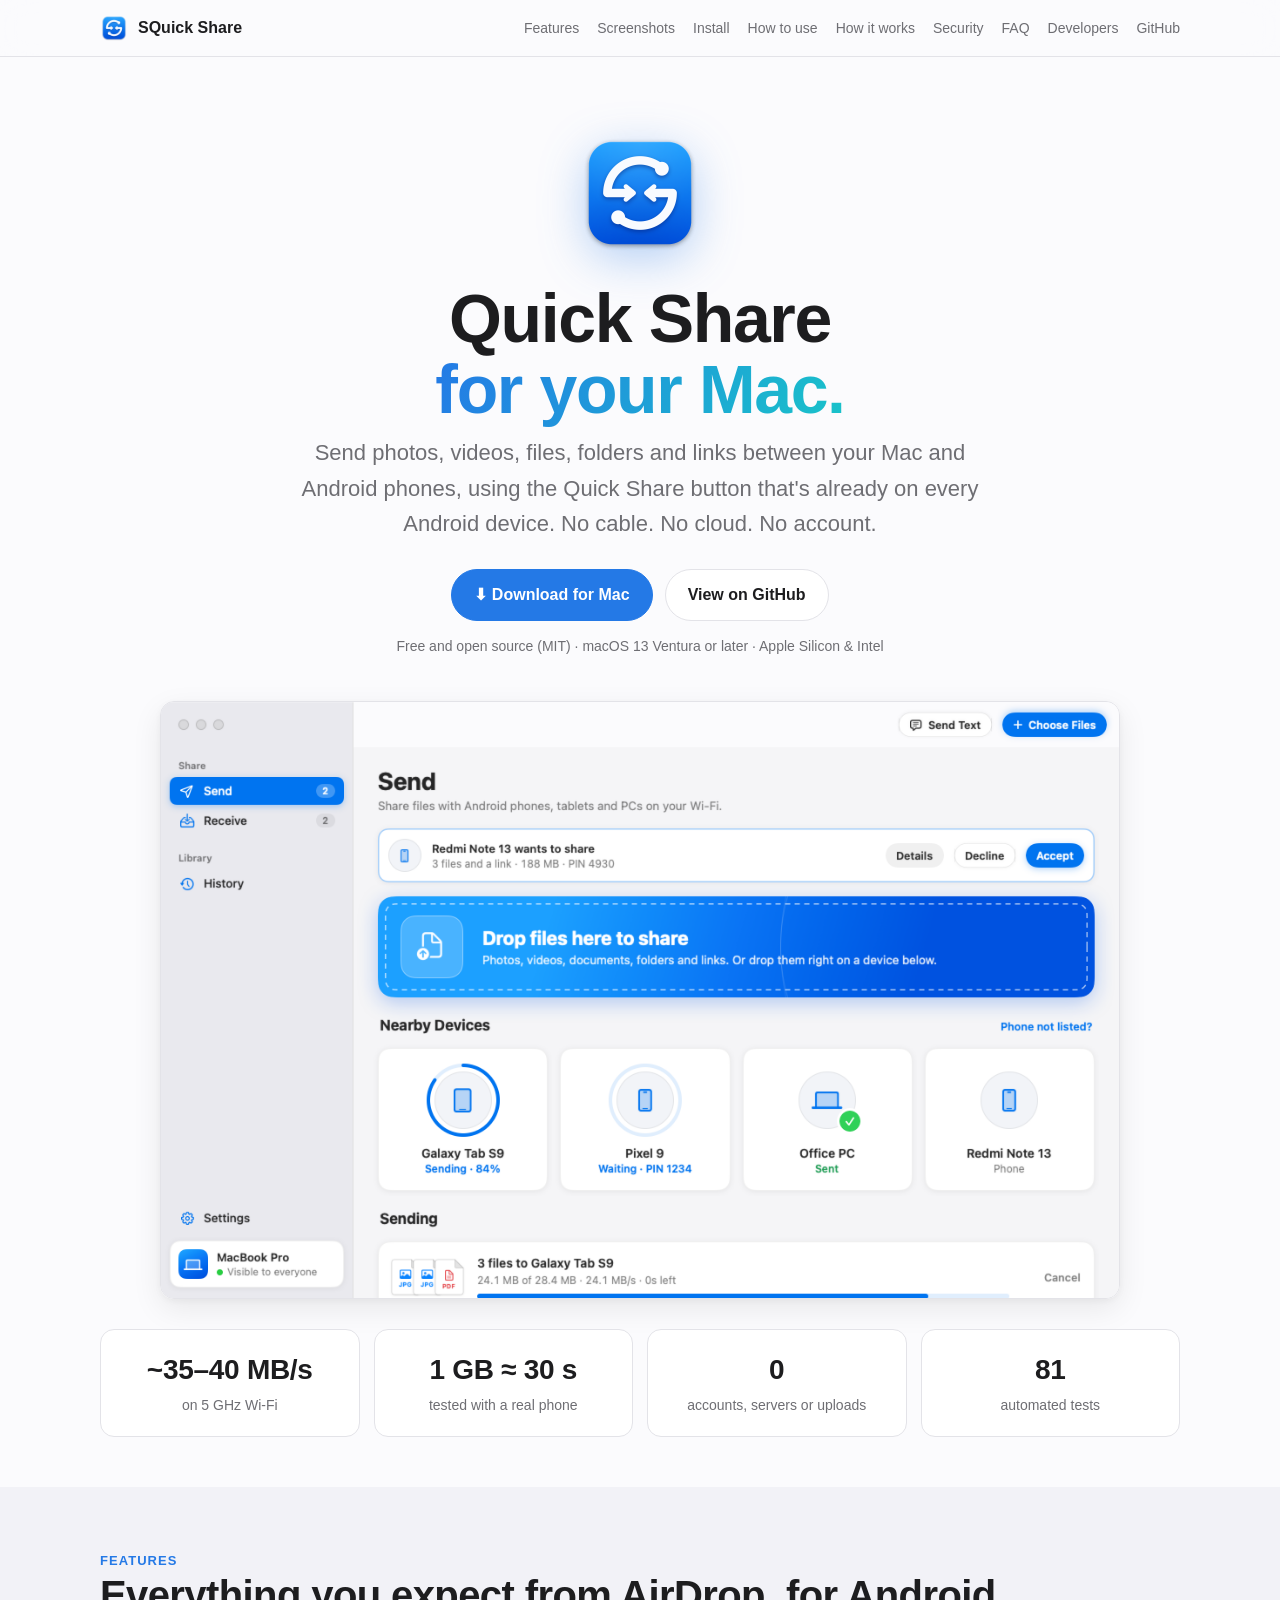
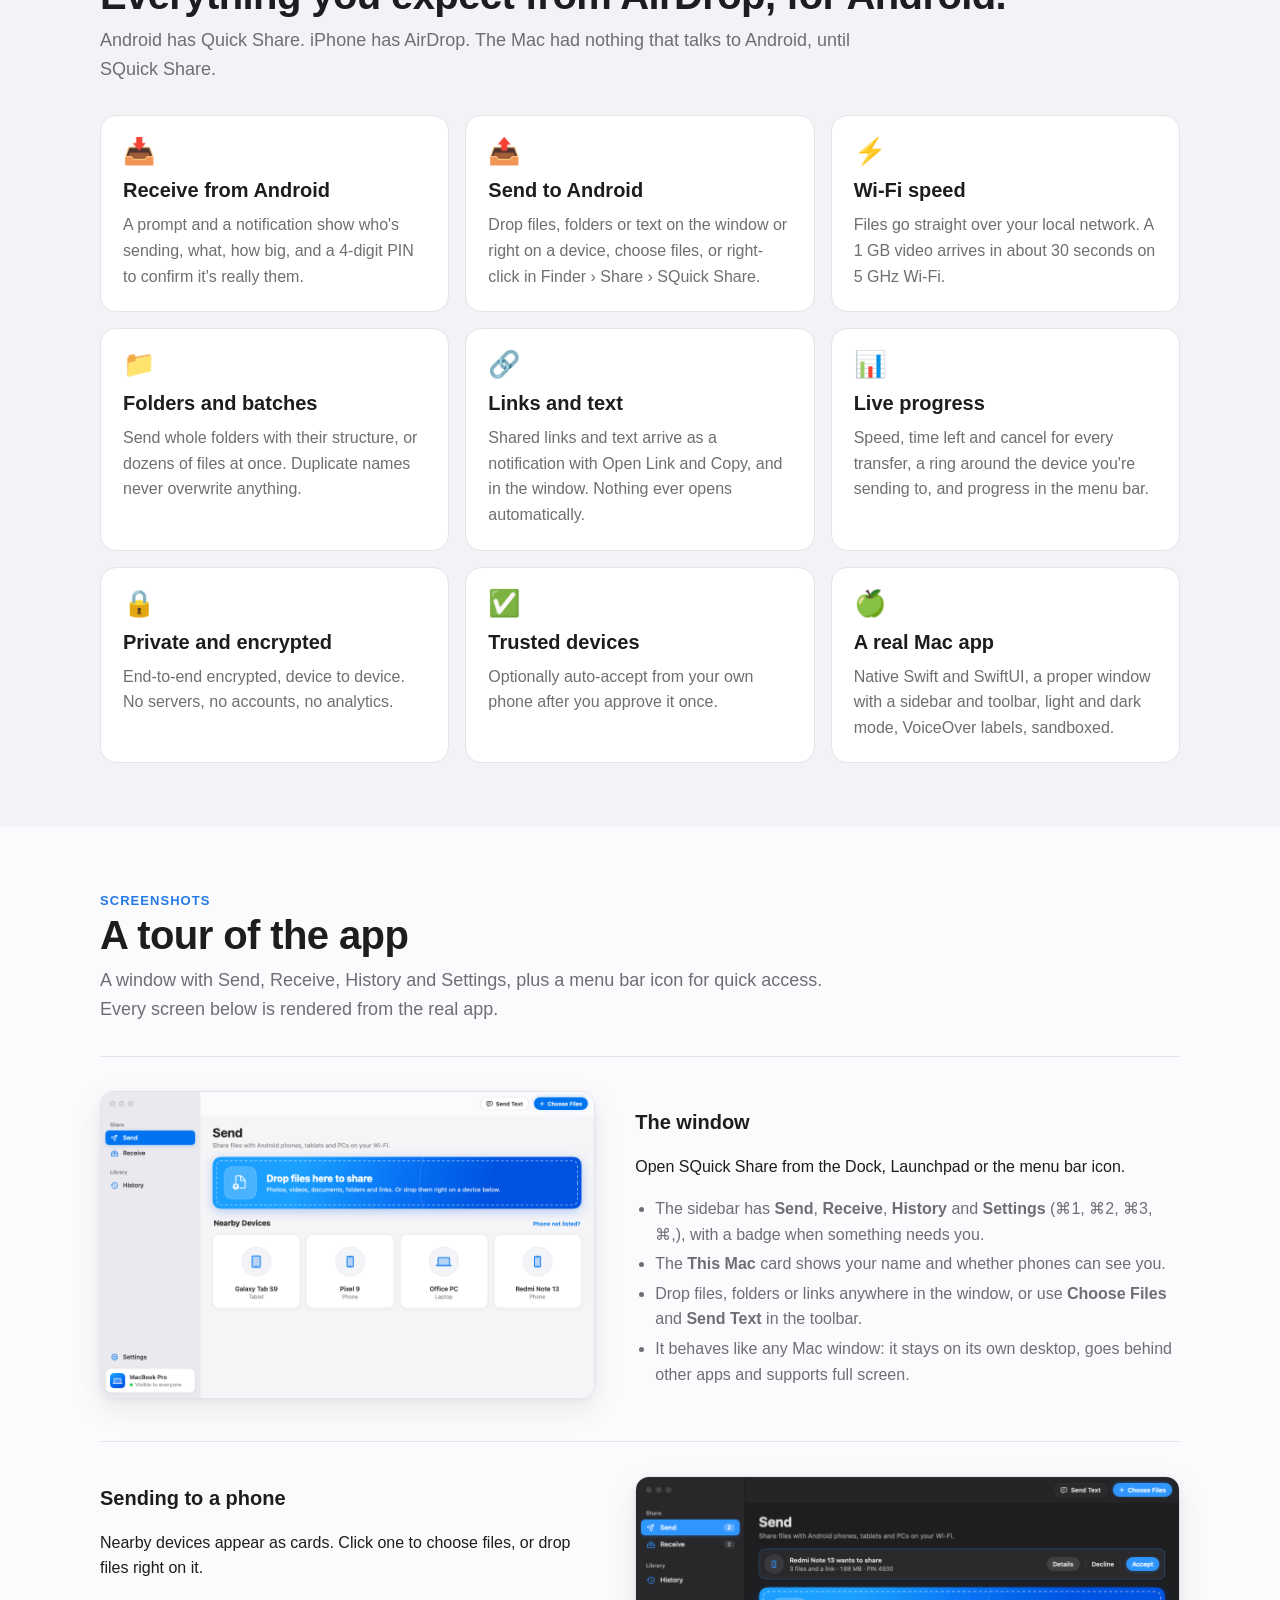
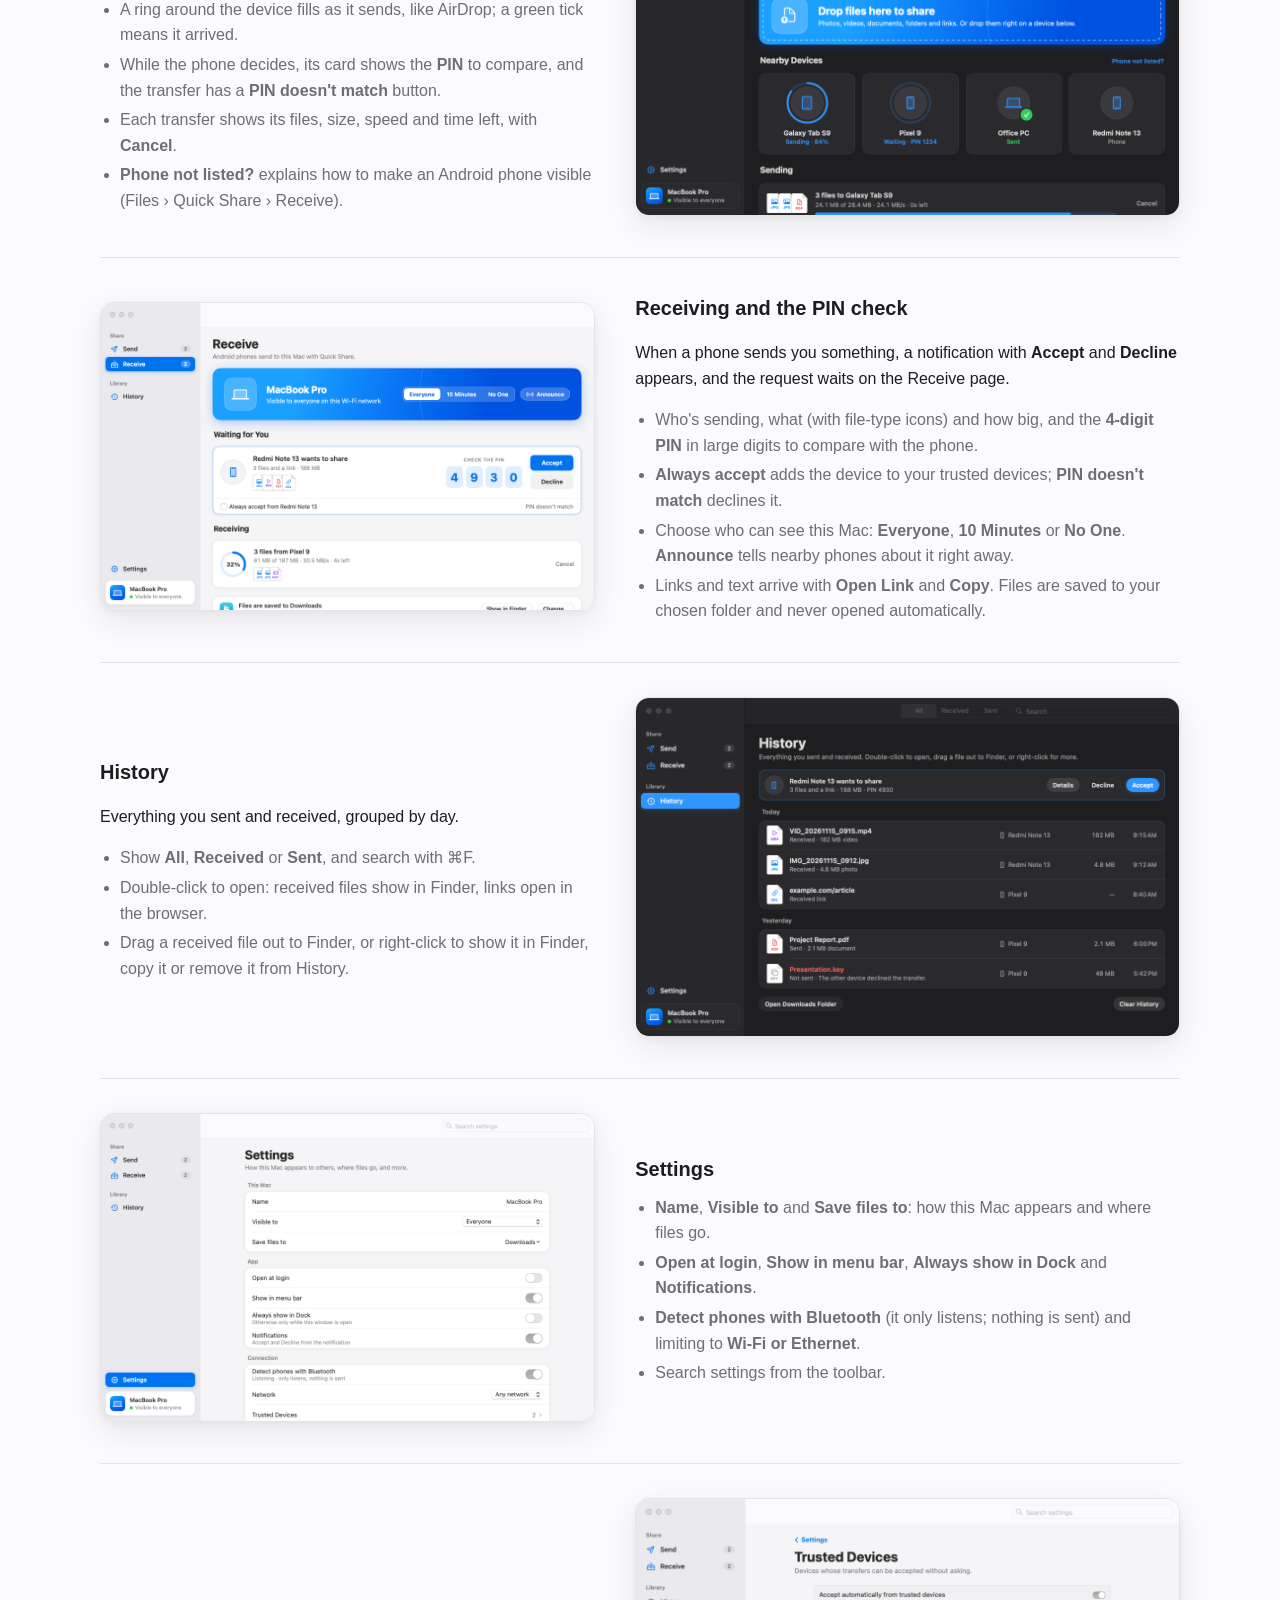
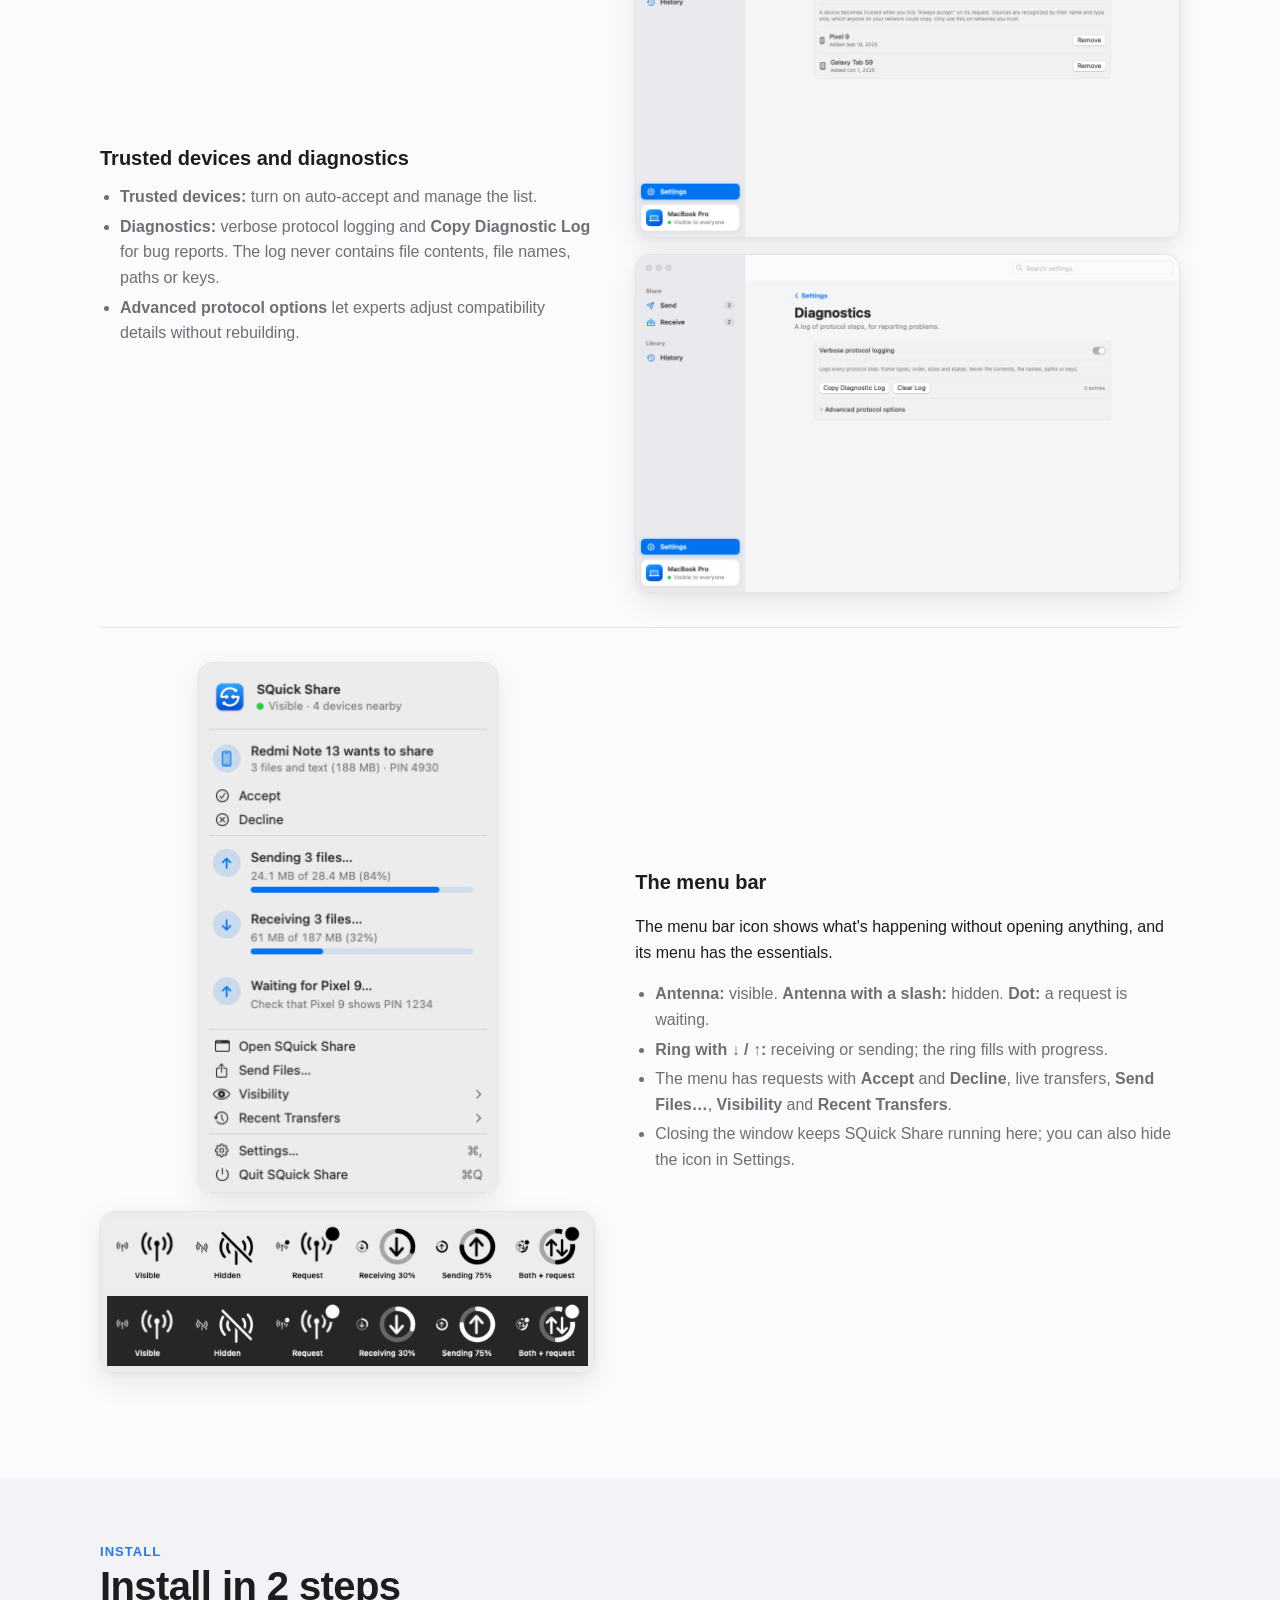
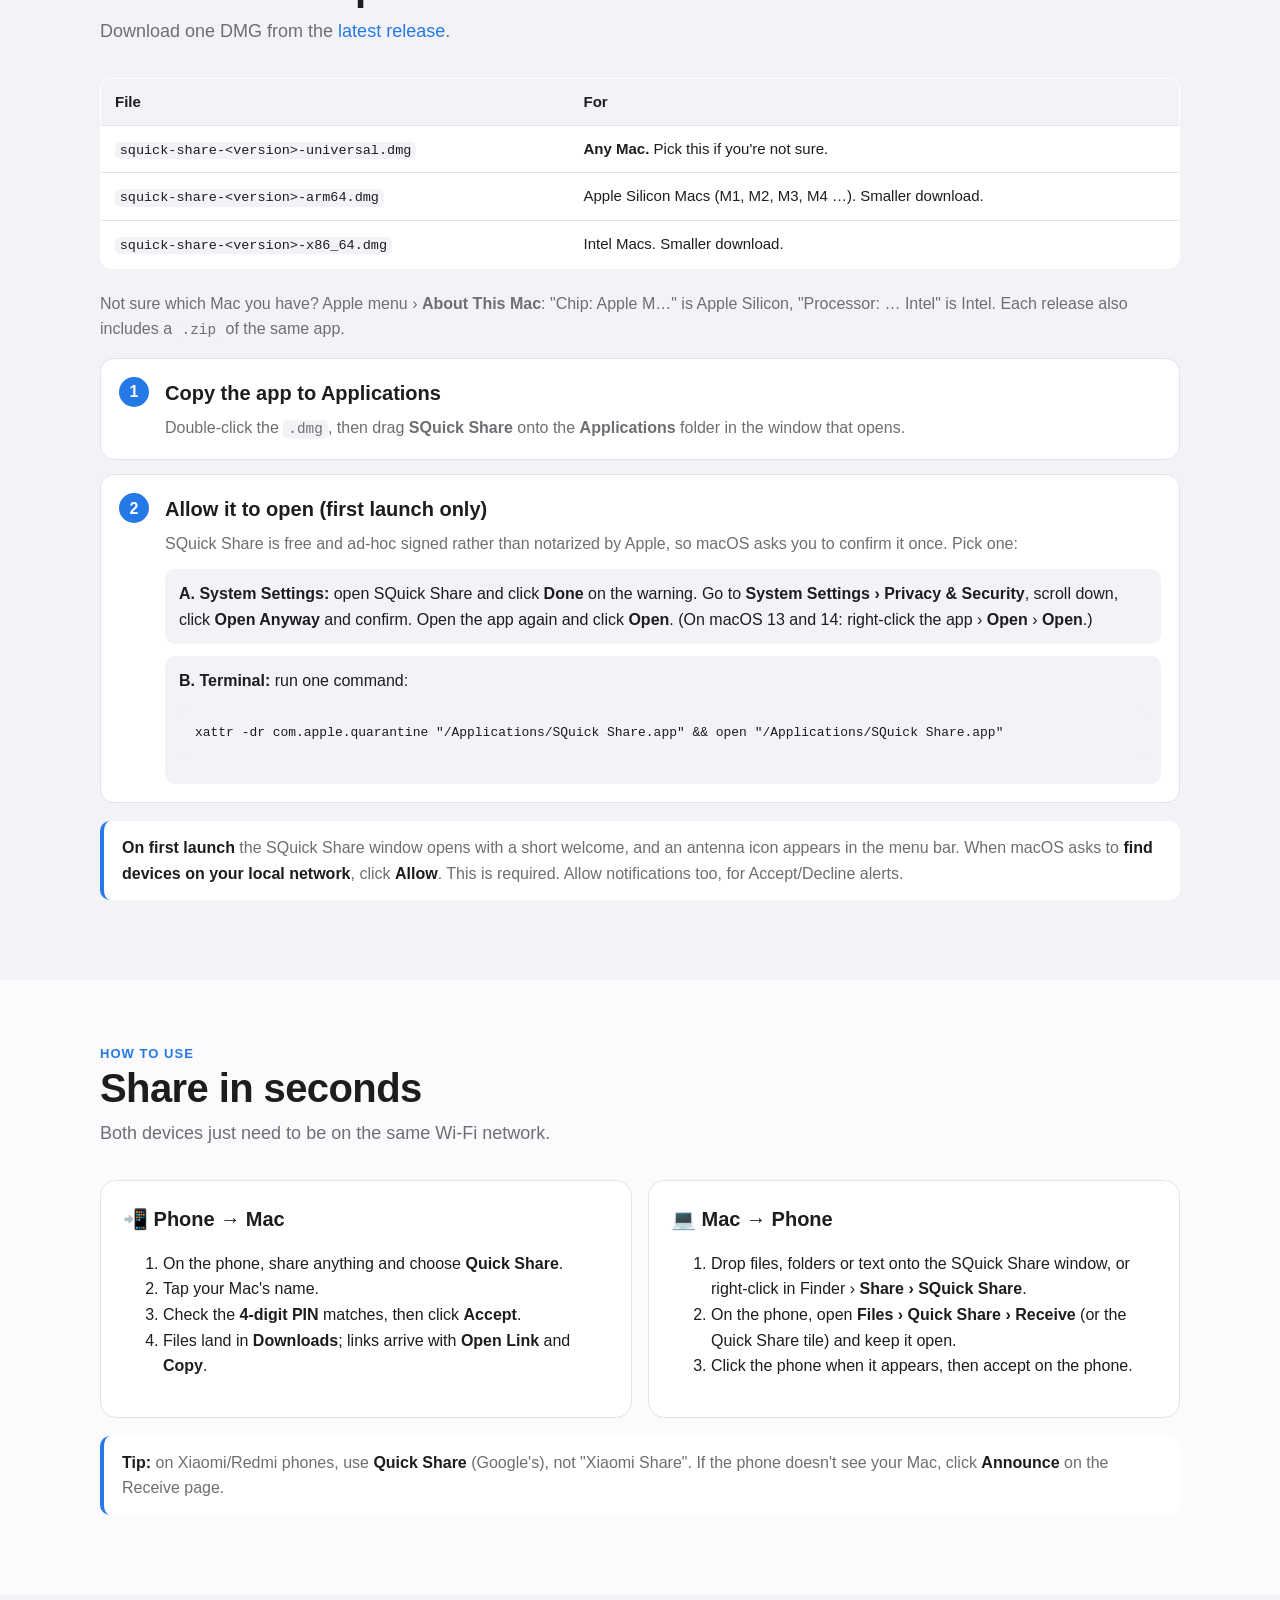
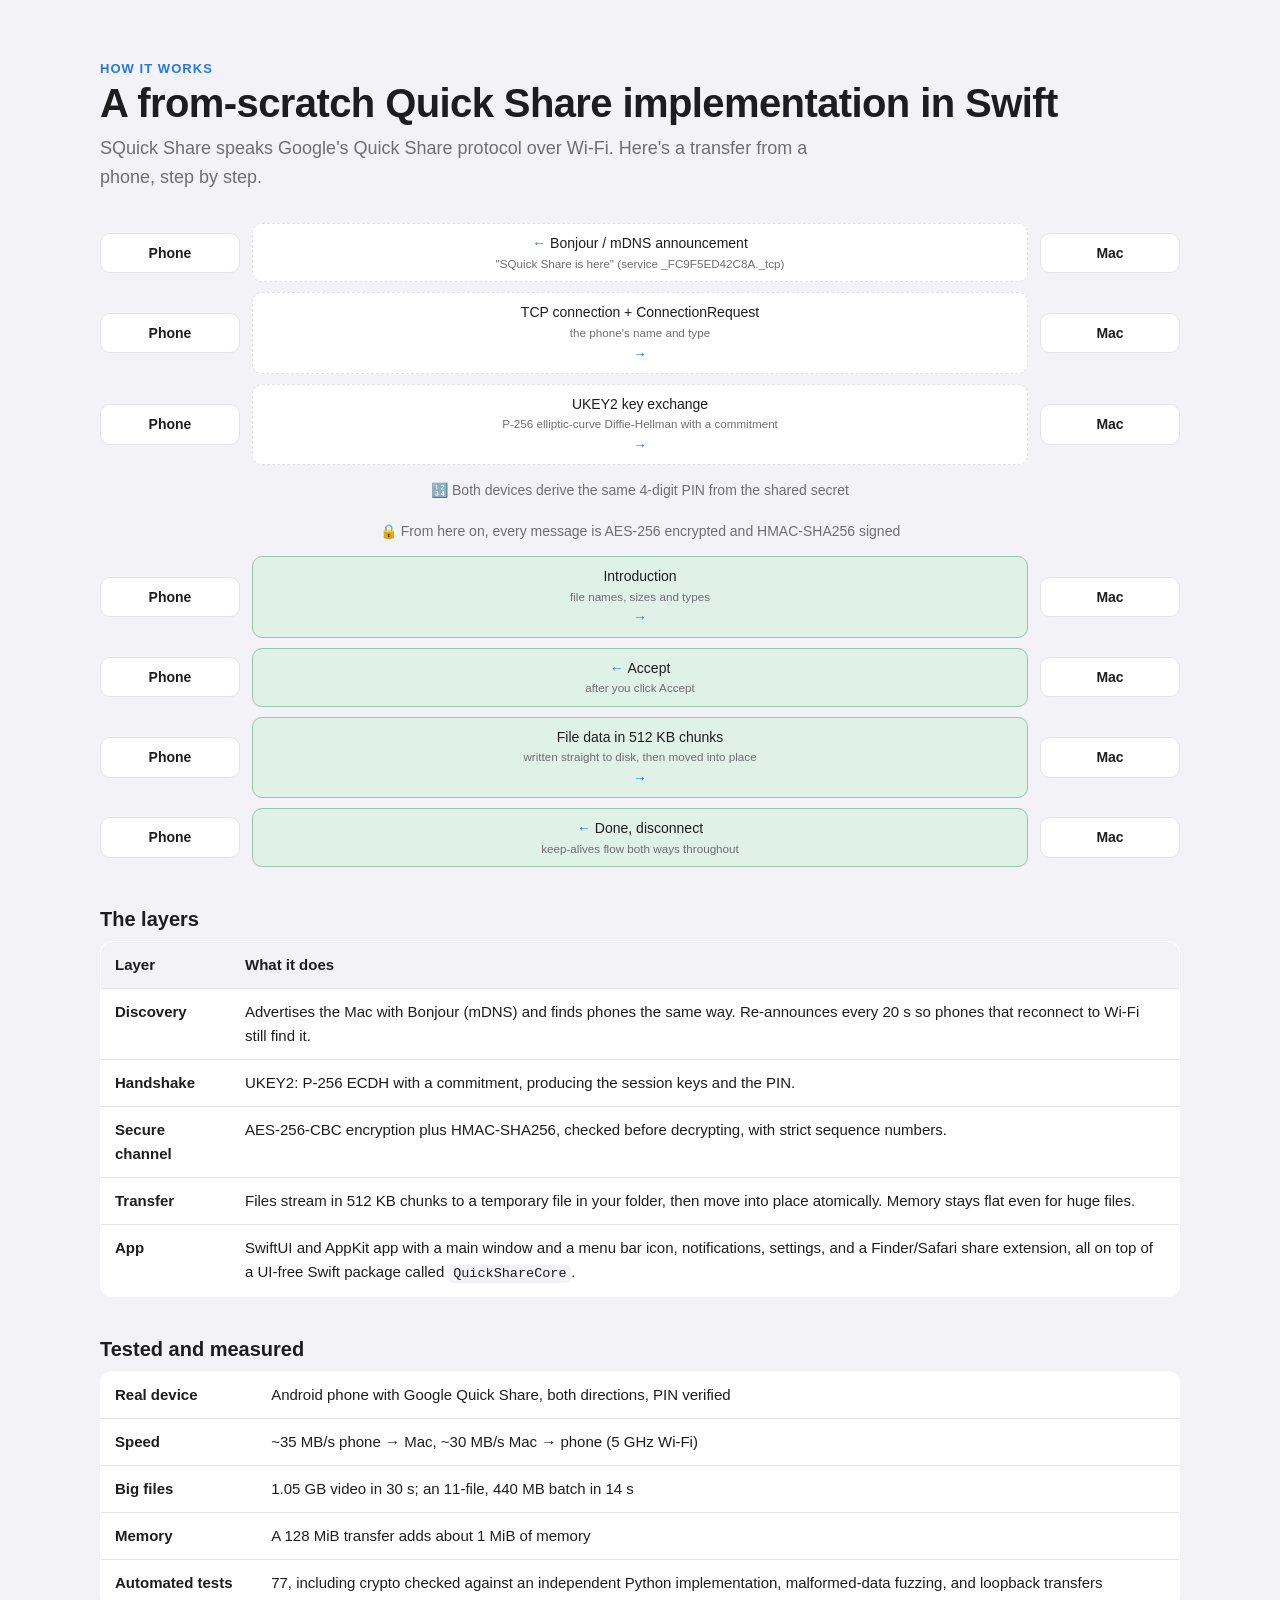
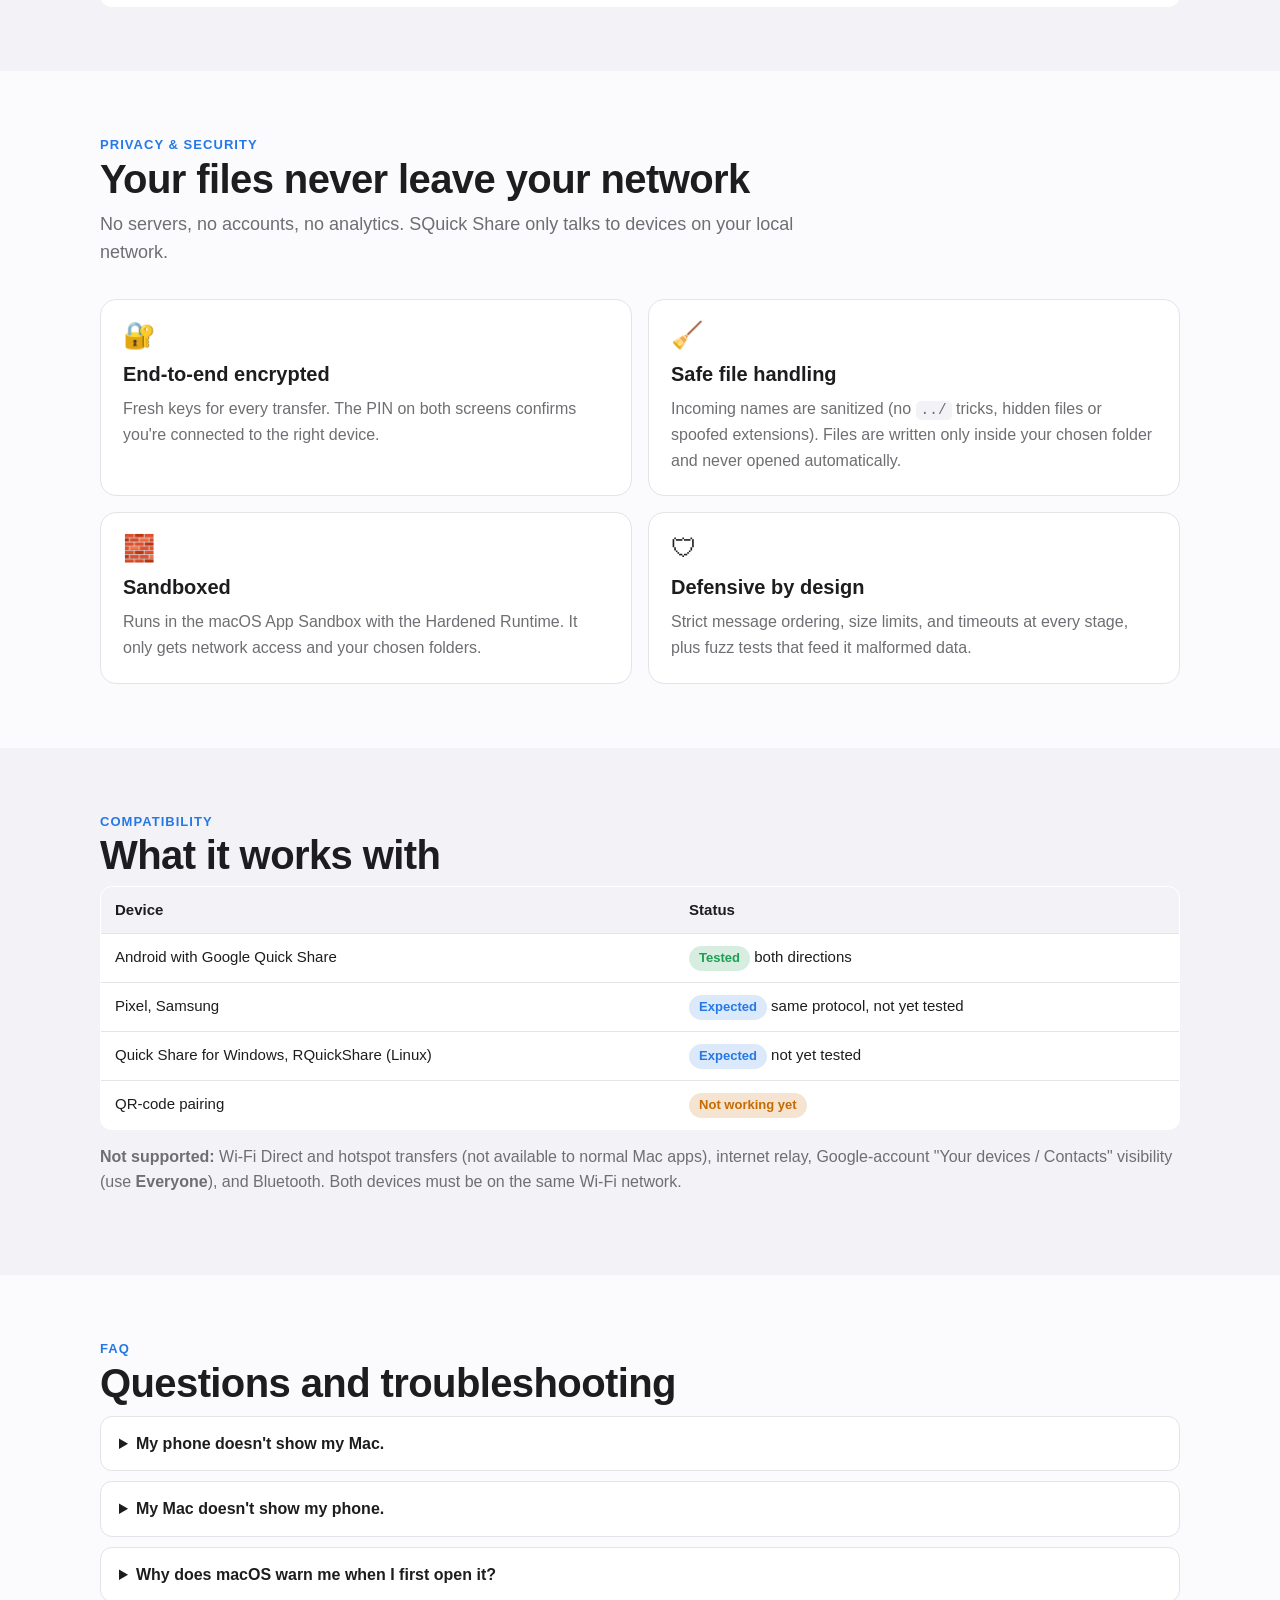
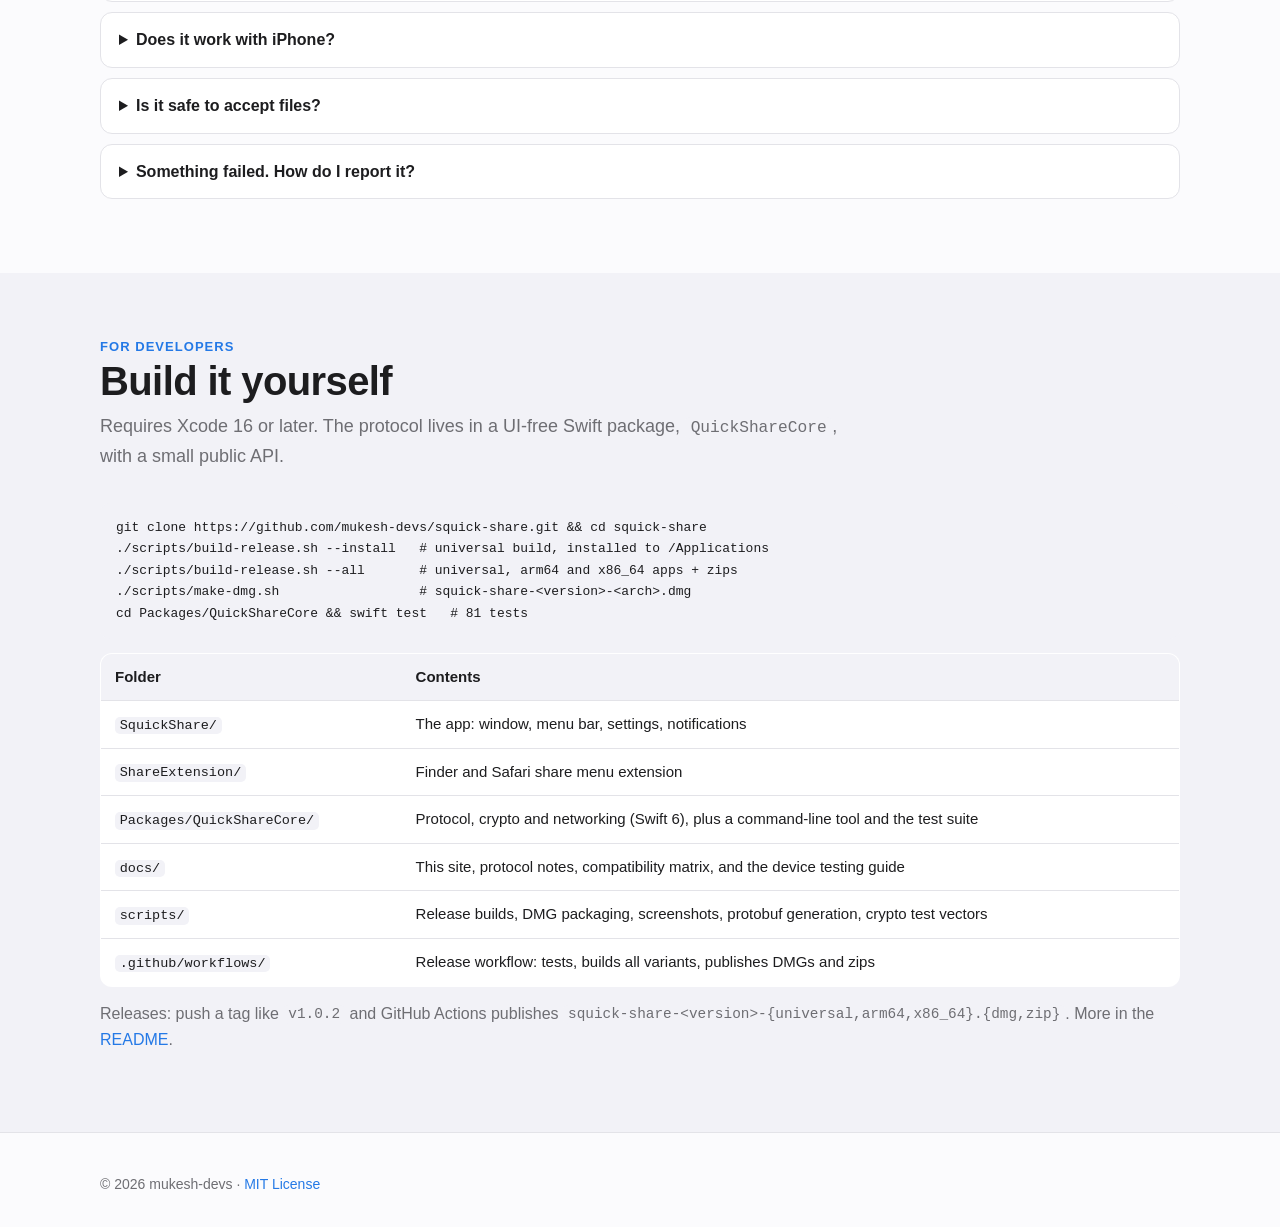
<file: docs/index.html>
<!doctype html>
<html lang="en">
<head>
<meta charset="utf-8">
<meta name="viewport" content="width=device-width, initial-scale=1, viewport-fit=cover">
<title>SQuick Share — Quick Share for your Mac</title>
<meta name="description" content="SQuick Share is a free, native Mac app that sends and receives files, folders and links with Android phones using Quick Share. No cable, no cloud, no account.">
<!-- Link previews (WhatsApp, Slack, X, LinkedIn…). These need full addresses, not relative paths.
     Regenerate the image with: swift scripts/make-social-preview.swift -->
<meta property="og:type" content="website">
<meta property="og:site_name" content="SQuick Share">
<meta property="og:title" content="SQuick Share — Quick Share for your Mac">
<meta property="og:description" content="AirDrop-style sharing between your Mac and Android phones. Free, private, encrypted, native.">
<meta property="og:url" content="https://mukesh-devs.github.io/squick-share/">
<meta property="og:image" content="https://mukesh-devs.github.io/squick-share/images/social-preview.png">
<meta property="og:image:width" content="1200">
<meta property="og:image:height" content="630">
<meta property="og:image:alt" content="SQuick Share: Quick Share for your Mac, with screenshots of the app window and an incoming transfer">
<meta name="twitter:card" content="summary_large_image">
<meta name="twitter:title" content="SQuick Share — Quick Share for your Mac">
<meta name="twitter:description" content="AirDrop-style sharing between your Mac and Android phones. Free, private, encrypted, native.">
<meta name="twitter:image" content="https://mukesh-devs.github.io/squick-share/images/social-preview.png">
<link rel="icon" type="image/png" href="images/app-icon.png">
<style>
  :root {
    --bg: #fbfbfd;
    --bg-alt: #f2f2f7;
    --card: #ffffff;
    --text: #1d1d1f;
    --muted: #6e6e73;
    --line: #e3e3e8;
    --accent: #2479e6;
    --accent-2: #19c3c9;
    --ok: #1f9d55;
    --warn: #c76b00;
    --code-bg: #f2f2f7;
    --shadow: 0 10px 30px rgba(0, 0, 0, 0.08), 0 2px 6px rgba(0, 0, 0, 0.04);
    color-scheme: light;
  }
  @media (prefers-color-scheme: dark) {
    :root {
      --bg: #0f1012;
      --bg-alt: #17181b;
      --card: #1c1d21;
      --text: #f5f5f7;
      --muted: #a1a1a6;
      --line: #2c2d31;
      --accent: #5aa2ff;
      --accent-2: #3fd6db;
      --ok: #4ad07f;
      --warn: #ffb04a;
      --code-bg: #232428;
      --shadow: 0 10px 30px rgba(0, 0, 0, 0.45);
      color-scheme: dark;
    }
  }
  * { box-sizing: border-box; }
  html { scroll-behavior: smooth; scroll-padding-top: 72px; }
  body {
    margin: 0;
    background: var(--bg);
    color: var(--text);
    font: 16px/1.6 -apple-system, BlinkMacSystemFont, "SF Pro Text", "Segoe UI", Roboto, Helvetica, Arial, sans-serif;
    -webkit-font-smoothing: antialiased;
  }
  a { color: var(--accent); text-decoration: none; }
  a:hover { text-decoration: underline; }
  img { max-width: 100%; height: auto; }
  code, pre { font-family: ui-monospace, "SF Mono", Menlo, Consolas, monospace; font-size: 0.9em; }
  code { background: var(--code-bg); padding: 0.1em 0.35em; border-radius: 5px; }
  pre { background: var(--code-bg); padding: 14px 16px; border-radius: 10px; overflow-x: auto; line-height: 1.5; }
  pre code { background: none; padding: 0; }
  .wrap { max-width: 1120px; margin: 0 auto; padding: 0 20px; }

  /* Navigation */
  nav {
    position: sticky; top: env(safe-area-inset-top, 0px); z-index: 10;
    background: color-mix(in srgb, var(--bg) 82%, transparent);
    backdrop-filter: saturate(180%) blur(16px); -webkit-backdrop-filter: saturate(180%) blur(16px);
    border-bottom: 1px solid var(--line);
  }
  nav .wrap { display: flex; align-items: center; gap: 18px; height: 56px; }
  nav .brand { display: flex; align-items: center; gap: 10px; font-weight: 700; color: var(--text); }
  nav .brand img { width: 28px; height: 28px; }
  nav .links { display: flex; gap: 18px; margin-left: auto; overflow-x: auto; white-space: nowrap; scrollbar-width: none; }
  nav .links a { color: var(--muted); font-size: 14px; }
  nav .links a:hover { color: var(--text); text-decoration: none; }
  @media (max-width: 820px) { nav .links .opt { display: none; } }

  /* Hero */
  .hero { text-align: center; padding: 72px 0 40px; }
  .hero .icon { width: 128px; height: 128px; filter: drop-shadow(0 12px 24px rgba(36, 121, 230, 0.35)); }
  .hero h1 { font-size: clamp(40px, 7vw, 68px); line-height: 1.05; margin: 18px 0 10px; letter-spacing: -0.02em; }
  .hero h1 span {
    background: linear-gradient(120deg, var(--accent), var(--accent-2));
    -webkit-background-clip: text; background-clip: text; color: transparent;
  }
  .hero p.lead { font-size: clamp(18px, 2.4vw, 22px); color: var(--muted); max-width: 720px; margin: 0 auto 28px; }
  .buttons { display: flex; gap: 12px; justify-content: center; flex-wrap: wrap; }
  .btn {
    display: inline-flex; align-items: center; gap: 8px; padding: 12px 22px; border-radius: 999px;
    font-weight: 600; font-size: 16px; border: 1px solid var(--line); color: var(--text); background: var(--card);
  }
  .btn:hover { text-decoration: none; border-color: var(--accent); }
  .btn.primary { background: var(--accent); border-color: var(--accent); color: #fff; }
  .btn.primary:hover { filter: brightness(1.08); }
  .hero .note { color: var(--muted); font-size: 14px; margin-top: 14px; }
  .hero-shots { display: flex; gap: 22px; justify-content: center; align-items: flex-start; flex-wrap: wrap; margin-top: 44px; }
  .hero-shots img { border-radius: 14px; box-shadow: var(--shadow); border: 1px solid var(--line); }
  .hero-shots .a { width: 300px; }
  .hero-shots .b { width: 330px; margin-top: 30px; }
  .hero-shots .c { width: 300px; }
  .hero-shots .win { width: 960px; }
  .shot .media img.win { width: 100%; }
  .shot .media .stack { display: flex; flex-direction: column; gap: 16px; }

  /* Stats */
  .stats { display: grid; grid-template-columns: repeat(4, 1fr); gap: 14px; margin: 30px 0 10px; }
  .stat { background: var(--card); border: 1px solid var(--line); border-radius: 14px; padding: 18px; text-align: center; }
  .stat b { display: block; font-size: 28px; letter-spacing: -0.01em; }
  .stat span { color: var(--muted); font-size: 14px; }
  @media (max-width: 760px) { .stats { grid-template-columns: repeat(2, 1fr); } }

  /* Sections */
  section { padding: 64px 0; }
  section.alt { background: var(--bg-alt); }
  h2 { font-size: clamp(28px, 4vw, 40px); letter-spacing: -0.015em; margin: 0 0 8px; line-height: 1.15; }
  h3 { font-size: 20px; margin: 0 0 6px; }
  .kicker { color: var(--accent); font-weight: 700; font-size: 13px; text-transform: uppercase; letter-spacing: 0.08em; }
  .sub { color: var(--muted); font-size: 18px; max-width: 760px; margin: 0 0 32px; }

  .grid { display: grid; gap: 16px; }
  .g3 { grid-template-columns: repeat(3, 1fr); }
  .g2 { grid-template-columns: repeat(2, 1fr); }
  @media (max-width: 900px) { .g3 { grid-template-columns: repeat(2, 1fr); } }
  @media (max-width: 620px) { .g3, .g2 { grid-template-columns: 1fr; } }
  .card { background: var(--card); border: 1px solid var(--line); border-radius: 16px; padding: 22px; }
  .card .emoji { font-size: 26px; line-height: 1; margin-bottom: 10px; }
  .card p { margin: 0; color: var(--muted); }

  /* Screenshot tour */
  .shot { display: grid; grid-template-columns: 1fr 1.1fr; gap: 40px; align-items: center; padding: 34px 0; border-top: 1px solid var(--line); }
  .shot:first-of-type { border-top: 0; }
  .shot.flip .media { order: 2; }
  .shot .media { text-align: center; }
  .shot .media img { border-radius: 14px; box-shadow: var(--shadow); border: 1px solid var(--line); }
  .shot .media .pair { display: flex; gap: 16px; justify-content: center; flex-wrap: wrap; }
  .shot ul { color: var(--muted); padding-left: 20px; margin: 10px 0 0; }
  .shot li { margin: 4px 0; }
  @media (max-width: 820px) { .shot { grid-template-columns: 1fr; gap: 20px; } .shot.flip .media { order: 0; } }
  .icons-strip { margin-top: 18px; border-radius: 14px; border: 1px solid var(--line); box-shadow: var(--shadow); }

  /* Tables */
  .table-wrap { overflow-x: auto; }
  table { width: 100%; border-collapse: collapse; background: var(--card); border: 1px solid var(--line); border-radius: 12px; overflow: hidden; font-size: 15px; }
  th, td { text-align: left; padding: 11px 14px; border-bottom: 1px solid var(--line); vertical-align: top; }
  th { background: var(--bg-alt); font-weight: 600; }
  tr:last-child td { border-bottom: 0; }

  /* Steps */
  .steps { counter-reset: step; display: grid; gap: 14px; }
  .step { position: relative; background: var(--card); border: 1px solid var(--line); border-radius: 14px; padding: 18px 18px 18px 64px; }
  .step::before {
    counter-increment: step; content: counter(step);
    position: absolute; left: 18px; top: 18px; width: 30px; height: 30px; border-radius: 50%;
    background: var(--accent); color: #fff; font-weight: 700; display: grid; place-items: center;
  }
  .step h3 { margin-bottom: 4px; }
  .step p { margin: 6px 0 0; color: var(--muted); }
  .option { margin-top: 12px; padding: 12px 14px; border-radius: 10px; background: var(--bg-alt); }
  .option b { color: var(--text); }

  /* Protocol flow */
  .flow { display: grid; gap: 10px; }
  .flow .row { display: grid; grid-template-columns: 140px 1fr 140px; align-items: center; gap: 12px; }
  .flow .who { font-weight: 700; text-align: center; padding: 8px; border-radius: 10px; background: var(--card); border: 1px solid var(--line); font-size: 14px; }
  .flow .msg { position: relative; text-align: center; font-size: 14px; padding: 8px 12px; border-radius: 10px; }
  .flow .msg.plain { background: var(--card); border: 1px dashed var(--line); }
  .flow .msg.enc { background: color-mix(in srgb, var(--ok) 14%, var(--card)); border: 1px solid color-mix(in srgb, var(--ok) 40%, var(--line)); }
  .flow .msg small { display: block; color: var(--muted); }
  .flow .arrow-r::after { content: " →"; font-weight: 700; color: var(--accent); }
  .flow .arrow-l::before { content: "← "; font-weight: 700; color: var(--accent); }
  .flow .note { text-align: center; color: var(--muted); font-size: 14px; padding: 4px 0; }
  @media (max-width: 620px) { .flow .row { grid-template-columns: 1fr; } .flow .who { display: none; } }

  .callout { border-left: 4px solid var(--accent); background: var(--card); padding: 14px 18px; border-radius: 10px; color: var(--muted); }
  .callout b { color: var(--text); }
  .pill { display: inline-block; padding: 2px 10px; border-radius: 999px; font-size: 13px; font-weight: 600; }
  .pill.ok { background: color-mix(in srgb, var(--ok) 18%, transparent); color: var(--ok); }
  .pill.soon { background: color-mix(in srgb, var(--accent) 16%, transparent); color: var(--accent); }
  .pill.no { background: color-mix(in srgb, var(--warn) 18%, transparent); color: var(--warn); }

  details { background: var(--card); border: 1px solid var(--line); border-radius: 12px; padding: 14px 18px; margin: 10px 0; }
  details summary { cursor: pointer; font-weight: 600; }
  details p, details ul, details pre { color: var(--muted); }

  footer { padding: 40px 0 calc(40px + env(safe-area-inset-bottom, 0px)); color: var(--muted); font-size: 14px; border-top: 1px solid var(--line); }
  footer .wrap { display: flex; gap: 16px; justify-content: space-between; flex-wrap: wrap; }
</style>
</head>
<body>

<nav>
  <div class="wrap">
    <a class="brand" href="#top"><img src="images/app-icon.png" alt="">SQuick Share</a>
    <div class="links">
      <a href="#features">Features</a>
      <a href="#tour">Screenshots</a>
      <a href="#install">Install</a>
      <a href="#use" class="opt">How to use</a>
      <a href="#how" class="opt">How it works</a>
      <a href="#security" class="opt">Security</a>
      <a href="#faq" class="opt">FAQ</a>
      <a href="#developers" class="opt">Developers</a>
      <a data-repo="" href="https://github.com/mukesh-devs/squick-share">GitHub</a>
    </div>
  </div>
</nav>

<header class="hero" id="top">
  <div class="wrap">
    <img class="icon" src="images/app-icon.png" alt="SQuick Share app icon">
    <h1>Quick Share<br><span>for your Mac.</span></h1>
    <p class="lead">Send photos, videos, files, folders and links between your Mac and Android phones, using the Quick Share button that's already on every Android device. No cable. No cloud. No account.</p>
    <div class="buttons">
      <a class="btn primary" data-repo="releases/latest" href="https://github.com/mukesh-devs/squick-share/releases/latest">⬇︎ Download for Mac</a>
      <a class="btn" data-repo="" href="https://github.com/mukesh-devs/squick-share">View on GitHub</a>
    </div>
    <p class="note">Free and open source (MIT) · macOS 13 Ventura or later · Apple Silicon &amp; Intel</p>
    <div class="hero-shots">
      <img class="win" src="images/window-send-busy-light.png" alt="The SQuick Share window: nearby devices with progress rings, a request waiting and a transfer in progress">
    </div>
    <div class="stats">
      <div class="stat"><b>~35–40 MB/s</b><span>on 5 GHz Wi-Fi</span></div>
      <div class="stat"><b>1 GB ≈ 30 s</b><span>tested with a real phone</span></div>
      <div class="stat"><b>0</b><span>accounts, servers or uploads</span></div>
      <div class="stat"><b>81</b><span>automated tests</span></div>
    </div>
  </div>
</header>

<section id="features" class="alt">
  <div class="wrap">
    <div class="kicker">Features</div>
    <h2>Everything you expect from AirDrop, for Android.</h2>
    <p class="sub">Android has Quick Share. iPhone has AirDrop. The Mac had nothing that talks to Android, until SQuick Share.</p>
    <div class="grid g3">
      <div class="card"><div class="emoji">📥</div><h3>Receive from Android</h3><p>A prompt and a notification show who's sending, what, how big, and a 4-digit PIN to confirm it's really them.</p></div>
      <div class="card"><div class="emoji">📤</div><h3>Send to Android</h3><p>Drop files, folders or text on the window or right on a device, choose files, or right-click in Finder › Share › SQuick Share.</p></div>
      <div class="card"><div class="emoji">⚡</div><h3>Wi-Fi speed</h3><p>Files go straight over your local network. A 1 GB video arrives in about 30 seconds on 5 GHz Wi-Fi.</p></div>
      <div class="card"><div class="emoji">📁</div><h3>Folders and batches</h3><p>Send whole folders with their structure, or dozens of files at once. Duplicate names never overwrite anything.</p></div>
      <div class="card"><div class="emoji">🔗</div><h3>Links and text</h3><p>Shared links and text arrive as a notification with Open Link and Copy, and in the window. Nothing ever opens automatically.</p></div>
      <div class="card"><div class="emoji">📊</div><h3>Live progress</h3><p>Speed, time left and cancel for every transfer, a ring around the device you're sending to, and progress in the menu bar.</p></div>
      <div class="card"><div class="emoji">🔒</div><h3>Private and encrypted</h3><p>End-to-end encrypted, device to device. No servers, no accounts, no analytics.</p></div>
      <div class="card"><div class="emoji">✅</div><h3>Trusted devices</h3><p>Optionally auto-accept from your own phone after you approve it once.</p></div>
      <div class="card"><div class="emoji">🍏</div><h3>A real Mac app</h3><p>Native Swift and SwiftUI, a proper window with a sidebar and toolbar, light and dark mode, VoiceOver labels, sandboxed.</p></div>
    </div>
  </div>
</section>

<section id="tour">
  <div class="wrap">
    <div class="kicker">Screenshots</div>
    <h2>A tour of the app</h2>
    <p class="sub">A window with Send, Receive, History and Settings, plus a menu bar icon for quick access. Every screen below is rendered from the real app.</p>

    <div class="shot">
      <div class="media"><img class="win" src="images/window-send-light.png" alt="The SQuick Share window on the Send page"></div>
      <div>
        <h3>The window</h3>
        <p>Open SQuick Share from the Dock, Launchpad or the menu bar icon.</p>
        <ul>
          <li>The sidebar has <b>Send</b>, <b>Receive</b>, <b>History</b> and <b>Settings</b> (⌘1, ⌘2, ⌘3, ⌘,), with a badge when something needs you.</li>
          <li>The <b>This Mac</b> card shows your name and whether phones can see you.</li>
          <li>Drop files, folders or links anywhere in the window, or use <b>Choose Files</b> and <b>Send Text</b> in the toolbar.</li>
          <li>It behaves like any Mac window: it stays on its own desktop, goes behind other apps and supports full screen.</li>
        </ul>
      </div>
    </div>

    <div class="shot flip">
      <div class="media"><img class="win" src="images/window-send-busy-dark.png" alt="Sending: device cards with a progress ring, a PIN and a sent tick, in dark mode"></div>
      <div>
        <h3>Sending to a phone</h3>
        <p>Nearby devices appear as cards. Click one to choose files, or drop files right on it.</p>
        <ul>
          <li>A ring around the device fills as it sends, like AirDrop; a green tick means it arrived.</li>
          <li>While the phone decides, its card shows the <b>PIN</b> to compare, and the transfer has a <b>PIN doesn't match</b> button.</li>
          <li>Each transfer shows its files, size, speed and time left, with <b>Cancel</b>.</li>
          <li><b>Phone not listed?</b> explains how to make an Android phone visible (Files › Quick Share › Receive).</li>
        </ul>
      </div>
    </div>

    <div class="shot">
      <div class="media"><img class="win" src="images/window-receive-busy-light.png" alt="Receive: visibility, a request with its PIN, and a transfer coming in"></div>
      <div>
        <h3>Receiving and the PIN check</h3>
        <p>When a phone sends you something, a notification with <b>Accept</b> and <b>Decline</b> appears, and the request waits on the Receive page.</p>
        <ul>
          <li>Who's sending, what (with file-type icons) and how big, and the <b>4-digit PIN</b> in large digits to compare with the phone.</li>
          <li><b>Always accept</b> adds the device to your trusted devices; <b>PIN doesn't match</b> declines it.</li>
          <li>Choose who can see this Mac: <b>Everyone</b>, <b>10 Minutes</b> or <b>No One</b>. <b>Announce</b> tells nearby phones about it right away.</li>
          <li>Links and text arrive with <b>Open Link</b> and <b>Copy</b>. Files are saved to your chosen folder and never opened automatically.</li>
        </ul>
      </div>
    </div>

    <div class="shot flip">
      <div class="media"><img class="win" src="images/window-history-dark.png" alt="History grouped by day, in dark mode"></div>
      <div>
        <h3>History</h3>
        <p>Everything you sent and received, grouped by day.</p>
        <ul>
          <li>Show <b>All</b>, <b>Received</b> or <b>Sent</b>, and search with ⌘F.</li>
          <li>Double-click to open: received files show in Finder, links open in the browser.</li>
          <li>Drag a received file out to Finder, or right-click to show it in Finder, copy it or remove it from History.</li>
        </ul>
      </div>
    </div>

    <div class="shot">
      <div class="media"><img class="win" src="images/window-settings-light.png" alt="Settings"></div>
      <div>
        <h3>Settings</h3>
        <ul>
          <li><b>Name</b>, <b>Visible to</b> and <b>Save files to</b>: how this Mac appears and where files go.</li>
          <li><b>Open at login</b>, <b>Show in menu bar</b>, <b>Always show in Dock</b> and <b>Notifications</b>.</li>
          <li><b>Detect phones with Bluetooth</b> (it only listens; nothing is sent) and limiting to <b>Wi-Fi or Ethernet</b>.</li>
          <li>Search settings from the toolbar.</li>
        </ul>
      </div>
    </div>

    <div class="shot flip">
      <div class="media"><div class="stack">
        <img class="win" src="images/settings-trusted.png" alt="Trusted devices settings">
        <img class="win" src="images/settings-diagnostics.png" alt="Diagnostics settings">
      </div></div>
      <div>
        <h3>Trusted devices and diagnostics</h3>
        <ul>
          <li><b>Trusted devices:</b> turn on auto-accept and manage the list.</li>
          <li><b>Diagnostics:</b> verbose protocol logging and <b>Copy Diagnostic Log</b> for bug reports. The log never contains file contents, file names, paths or keys.</li>
          <li><b>Advanced protocol options</b> let experts adjust compatibility details without rebuilding.</li>
        </ul>
      </div>
    </div>

    <div class="shot">
      <div class="media"><div class="pair">
        <img src="images/menu-light.png" width="300" alt="The menu bar menu with a request and transfers">
      </div>
      <img class="icons-strip" src="images/menubar-icons.png" alt="Menu bar icon states"></div>
      <div>
        <h3>The menu bar</h3>
        <p>The menu bar icon shows what's happening without opening anything, and its menu has the essentials.</p>
        <ul>
          <li><b>Antenna:</b> visible. <b>Antenna with a slash:</b> hidden. <b>Dot:</b> a request is waiting.</li>
          <li><b>Ring with ↓ / ↑:</b> receiving or sending; the ring fills with progress.</li>
          <li>The menu has requests with <b>Accept</b> and <b>Decline</b>, live transfers, <b>Send Files…</b>, <b>Visibility</b> and <b>Recent Transfers</b>.</li>
          <li>Closing the window keeps SQuick Share running here; you can also hide the icon in Settings.</li>
        </ul>
      </div>
    </div>
  </div>
</section>

<section id="install" class="alt">
  <div class="wrap">
    <div class="kicker">Install</div>
    <h2>Install in 2 steps</h2>
    <p class="sub">Download one DMG from the <a data-repo="releases/latest" href="https://github.com/mukesh-devs/squick-share/releases/latest">latest release</a>.</p>
    <div class="table-wrap" style="margin-bottom:22px">
      <table>
        <tr><th>File</th><th>For</th></tr>
        <tr><td><code>squick-share-&lt;version&gt;-universal.dmg</code></td><td><b>Any Mac.</b> Pick this if you're not sure.</td></tr>
        <tr><td><code>squick-share-&lt;version&gt;-arm64.dmg</code></td><td>Apple Silicon Macs (M1, M2, M3, M4 …). Smaller download.</td></tr>
        <tr><td><code>squick-share-&lt;version&gt;-x86_64.dmg</code></td><td>Intel Macs. Smaller download.</td></tr>
      </table>
    </div>
    <p style="color:var(--muted)">Not sure which Mac you have? Apple menu › <b>About This Mac</b>: "Chip: Apple M…" is Apple Silicon, "Processor: … Intel" is Intel. Each release also includes a <code>.zip</code> of the same app.</p>

    <div class="steps">
      <div class="step">
        <h3>Copy the app to Applications</h3>
        <p>Double-click the <code>.dmg</code>, then drag <b>SQuick Share</b> onto the <b>Applications</b> folder in the window that opens.</p>
      </div>
      <div class="step">
        <h3>Allow it to open (first launch only)</h3>
        <p>SQuick Share is free and ad-hoc signed rather than notarized by Apple, so macOS asks you to confirm it once. Pick one:</p>
        <div class="option"><b>A. System Settings:</b> open SQuick Share and click <b>Done</b> on the warning. Go to <b>System Settings › Privacy &amp; Security</b>, scroll down, click <b>Open Anyway</b> and confirm. Open the app again and click <b>Open</b>. (On macOS 13 and 14: right-click the app › <b>Open</b> › <b>Open</b>.)</div>
        <div class="option"><b>B. Terminal:</b> run one command:
          <pre><code>xattr -dr com.apple.quarantine &quot;/Applications/SQuick Share.app&quot; &amp;&amp; open &quot;/Applications/SQuick Share.app&quot;</code></pre>
        </div>
      </div>
    </div>
    <p class="callout" style="margin-top:18px"><b>On first launch</b> the SQuick Share window opens with a short welcome, and an antenna icon appears in the menu bar. When macOS asks to <b>find devices on your local network</b>, click <b>Allow</b>. This is required. Allow notifications too, for Accept/Decline alerts.</p>
  </div>
</section>

<section id="use">
  <div class="wrap">
    <div class="kicker">How to use</div>
    <h2>Share in seconds</h2>
    <p class="sub">Both devices just need to be on the same Wi-Fi network.</p>
    <div class="grid g2">
      <div class="card">
        <h3>📲 Phone → Mac</h3>
        <ol>
          <li>On the phone, share anything and choose <b>Quick Share</b>.</li>
          <li>Tap your Mac's name.</li>
          <li>Check the <b>4-digit PIN</b> matches, then click <b>Accept</b>.</li>
          <li>Files land in <b>Downloads</b>; links arrive with <b>Open Link</b> and <b>Copy</b>.</li>
        </ol>
      </div>
      <div class="card">
        <h3>💻 Mac → Phone</h3>
        <ol>
          <li>Drop files, folders or text onto the SQuick Share window, or right-click in Finder › <b>Share › SQuick Share</b>.</li>
          <li>On the phone, open <b>Files › Quick Share › Receive</b> (or the Quick Share tile) and keep it open.</li>
          <li>Click the phone when it appears, then accept on the phone.</li>
        </ol>
      </div>
    </div>
    <p class="callout" style="margin-top:18px"><b>Tip:</b> on Xiaomi/Redmi phones, use <b>Quick Share</b> (Google's), not "Xiaomi Share". If the phone doesn't see your Mac, click <b>Announce</b> on the Receive page.</p>
  </div>
</section>

<section id="how" class="alt">
  <div class="wrap">
    <div class="kicker">How it works</div>
    <h2>A from-scratch Quick Share implementation in Swift</h2>
    <p class="sub">SQuick Share speaks Google's Quick Share protocol over Wi-Fi. Here's a transfer from a phone, step by step.</p>
    <div class="flow">
      <div class="row"><div class="who">Phone</div><div class="msg plain arrow-l">Bonjour / mDNS announcement<small>"SQuick Share is here" (service _FC9F5ED42C8A._tcp)</small></div><div class="who">Mac</div></div>
      <div class="row"><div class="who">Phone</div><div class="msg plain arrow-r">TCP connection + ConnectionRequest<small>the phone's name and type</small></div><div class="who">Mac</div></div>
      <div class="row"><div class="who">Phone</div><div class="msg plain arrow-r">UKEY2 key exchange<small>P-256 elliptic-curve Diffie-Hellman with a commitment</small></div><div class="who">Mac</div></div>
      <div class="note">🔢 Both devices derive the same 4-digit PIN from the shared secret</div>
      <div class="note">🔒 From here on, every message is AES-256 encrypted and HMAC-SHA256 signed</div>
      <div class="row"><div class="who">Phone</div><div class="msg enc arrow-r">Introduction<small>file names, sizes and types</small></div><div class="who">Mac</div></div>
      <div class="row"><div class="who">Phone</div><div class="msg enc arrow-l">Accept<small>after you click Accept</small></div><div class="who">Mac</div></div>
      <div class="row"><div class="who">Phone</div><div class="msg enc arrow-r">File data in 512 KB chunks<small>written straight to disk, then moved into place</small></div><div class="who">Mac</div></div>
      <div class="row"><div class="who">Phone</div><div class="msg enc arrow-l">Done, disconnect<small>keep-alives flow both ways throughout</small></div><div class="who">Mac</div></div>
    </div>

    <h3 style="margin-top:36px">The layers</h3>
    <div class="table-wrap">
      <table>
        <tr><th>Layer</th><th>What it does</th></tr>
        <tr><td><b>Discovery</b></td><td>Advertises the Mac with Bonjour (mDNS) and finds phones the same way. Re-announces every 20 s so phones that reconnect to Wi-Fi still find it.</td></tr>
        <tr><td><b>Handshake</b></td><td>UKEY2: P-256 ECDH with a commitment, producing the session keys and the PIN.</td></tr>
        <tr><td><b>Secure channel</b></td><td>AES-256-CBC encryption plus HMAC-SHA256, checked before decrypting, with strict sequence numbers.</td></tr>
        <tr><td><b>Transfer</b></td><td>Files stream in 512 KB chunks to a temporary file in your folder, then move into place atomically. Memory stays flat even for huge files.</td></tr>
        <tr><td><b>App</b></td><td>SwiftUI and AppKit app with a main window and a menu bar icon, notifications, settings, and a Finder/Safari share extension, all on top of a UI-free Swift package called <code>QuickShareCore</code>.</td></tr>
      </table>
    </div>

    <h3 style="margin-top:36px">Tested and measured</h3>
    <div class="table-wrap">
      <table>
        <tr><td><b>Real device</b></td><td>Android phone with Google Quick Share, both directions, PIN verified</td></tr>
        <tr><td><b>Speed</b></td><td>~35 MB/s phone → Mac, ~30 MB/s Mac → phone (5 GHz Wi-Fi)</td></tr>
        <tr><td><b>Big files</b></td><td>1.05 GB video in 30 s; an 11-file, 440 MB batch in 14 s</td></tr>
        <tr><td><b>Memory</b></td><td>A 128 MiB transfer adds about 1 MiB of memory</td></tr>
        <tr><td><b>Automated tests</b></td><td>77, including crypto checked against an independent Python implementation, malformed-data fuzzing, and loopback transfers</td></tr>
      </table>
    </div>
  </div>
</section>

<section id="security">
  <div class="wrap">
    <div class="kicker">Privacy &amp; security</div>
    <h2>Your files never leave your network</h2>
    <p class="sub">No servers, no accounts, no analytics. SQuick Share only talks to devices on your local network.</p>
    <div class="grid g2">
      <div class="card"><div class="emoji">🔐</div><h3>End-to-end encrypted</h3><p>Fresh keys for every transfer. The PIN on both screens confirms you're connected to the right device.</p></div>
      <div class="card"><div class="emoji">🧹</div><h3>Safe file handling</h3><p>Incoming names are sanitized (no <code>../</code> tricks, hidden files or spoofed extensions). Files are written only inside your chosen folder and never opened automatically.</p></div>
      <div class="card"><div class="emoji">🧱</div><h3>Sandboxed</h3><p>Runs in the macOS App Sandbox with the Hardened Runtime. It only gets network access and your chosen folders.</p></div>
      <div class="card"><div class="emoji">🛡</div><h3>Defensive by design</h3><p>Strict message ordering, size limits, and timeouts at every stage, plus fuzz tests that feed it malformed data.</p></div>
    </div>
  </div>
</section>

<section id="compat" class="alt">
  <div class="wrap">
    <div class="kicker">Compatibility</div>
    <h2>What it works with</h2>
    <div class="table-wrap">
      <table>
        <tr><th>Device</th><th>Status</th></tr>
        <tr><td>Android with Google Quick Share</td><td><span class="pill ok">Tested</span> both directions</td></tr>
        <tr><td>Pixel, Samsung</td><td><span class="pill soon">Expected</span> same protocol, not yet tested</td></tr>
        <tr><td>Quick Share for Windows, RQuickShare (Linux)</td><td><span class="pill soon">Expected</span> not yet tested</td></tr>
        <tr><td>QR-code pairing</td><td><span class="pill no">Not working yet</span></td></tr>
      </table>
    </div>
    <p style="color:var(--muted);margin-top:14px"><b>Not supported:</b> Wi-Fi Direct and hotspot transfers (not available to normal Mac apps), internet relay, Google-account "Your devices / Contacts" visibility (use <b>Everyone</b>), and Bluetooth. Both devices must be on the same Wi-Fi network.</p>
  </div>
</section>

<section id="faq">
  <div class="wrap">
    <div class="kicker">FAQ</div>
    <h2>Questions and troubleshooting</h2>
    <details><summary>My phone doesn't show my Mac.</summary>
      <ul>
        <li>Make sure both are on the same Wi-Fi network, not a guest network, and no VPN is running.</li>
        <li>Check the status line says <b>Visible as …</b>, then click <b>Announce</b> on the Receive page.</li>
        <li>If the window says <b>Local network permission is off</b>, click <b>Open System Settings</b> and turn SQuick Share on.</li>
        <li>Some routers block the multicast traffic discovery uses. Quick test: connect the Mac to the phone's hotspot.</li>
      </ul>
    </details>
    <details><summary>My Mac doesn't show my phone.</summary>
      <p>Android phones only advertise themselves while they're ready to receive. Open <b>Files › Quick Share › Receive</b> (or the Quick Share tile in Quick Settings) and keep that screen open.</p>
    </details>
    <details><summary>Why does macOS warn me when I first open it?</summary>
      <p>SQuick Share is free and ad-hoc signed rather than notarized through Apple's paid program. Follow <a href="#install">step 2</a> once and it opens normally afterwards.</p>
    </details>
    <details><summary>Does it work with iPhone?</summary>
      <p>No. iPhones use AirDrop, which already works with your Mac. SQuick Share is for Android's Quick Share.</p>
    </details>
    <details><summary>Is it safe to accept files?</summary>
      <p>Files are only saved, never opened, and only inside your chosen folder. Check the PIN matches the sender's screen, and decline anything you don't expect.</p>
    </details>
    <details><summary>Something failed. How do I report it?</summary>
      <p>Open <b>Settings › Diagnostics</b>, turn on verbose logging, try again, click <b>Copy Diagnostic Log</b>, and paste it into an issue on <a data-repo="issues" href="https://github.com/mukesh-devs/squick-share/issues">GitHub</a>. The log never contains file contents, file names or keys.</p>
    </details>
  </div>
</section>

<section id="developers" class="alt">
  <div class="wrap">
    <div class="kicker">For developers</div>
    <h2>Build it yourself</h2>
    <p class="sub">Requires Xcode 16 or later. The protocol lives in a UI-free Swift package, <code>QuickShareCore</code>, with a small public API.</p>
<pre><code>git clone https://github.com/mukesh-devs/squick-share.git && cd squick-share
./scripts/build-release.sh --install   # universal build, installed to /Applications
./scripts/build-release.sh --all       # universal, arm64 and x86_64 apps + zips
./scripts/make-dmg.sh                  # squick-share-&lt;version&gt;-&lt;arch&gt;.dmg
cd Packages/QuickShareCore && swift test   # 81 tests</code></pre>
    <div class="table-wrap">
      <table>
        <tr><th>Folder</th><th>Contents</th></tr>
        <tr><td><code>SquickShare/</code></td><td>The app: window, menu bar, settings, notifications</td></tr>
        <tr><td><code>ShareExtension/</code></td><td>Finder and Safari share menu extension</td></tr>
        <tr><td><code>Packages/QuickShareCore/</code></td><td>Protocol, crypto and networking (Swift 6), plus a command-line tool and the test suite</td></tr>
        <tr><td><code>docs/</code></td><td>This site, protocol notes, compatibility matrix, and the device testing guide</td></tr>
        <tr><td><code>scripts/</code></td><td>Release builds, DMG packaging, screenshots, protobuf generation, crypto test vectors</td></tr>
        <tr><td><code>.github/workflows/</code></td><td>Release workflow: tests, builds all variants, publishes DMGs and zips</td></tr>
      </table>
    </div>
    <p style="color:var(--muted);margin-top:14px">Releases: push a tag like <code>v1.0.2</code> and GitHub Actions publishes <code>squick-share-&lt;version&gt;-{universal,arm64,x86_64}.{dmg,zip}</code>. More in the <a data-repo="" href="https://github.com/mukesh-devs/squick-share">README</a>.</p>
  </div>
</section>

<footer>
  <div class="wrap">
    <div>© 2026 mukesh-devs · <a data-repo="blob/main/LICENSE" href="https://github.com/mukesh-devs/squick-share/blob/main/LICENSE">MIT License</a></div>
  </div>
</footer>

<script>
  // On GitHub Pages (https://<owner>.github.io/<repo>/), point every repository link at the actual repo,
  // so the page stays correct whatever account or repository name hosts it.
  (function () {
    var host = location.hostname;
    if (!/\.github\.io$/i.test(host)) return;
    var owner = host.replace(/\.github\.io$/i, "");
    var repo = location.pathname.split("/").filter(Boolean)[0];
    if (!repo) return;
    var base = "https://github.com/" + owner + "/" + repo;
    document.querySelectorAll("[data-repo]").forEach(function (link) {
      var path = link.getAttribute("data-repo");
      link.href = path ? base + "/" + path : base;
    });
    var clone = document.querySelector("#developers pre code");
    if (clone) clone.textContent = clone.textContent.replace("https://github.com/mukesh-devs/squick-share.git", base + ".git");
  })();
</script>
</body>
</html>
</file>
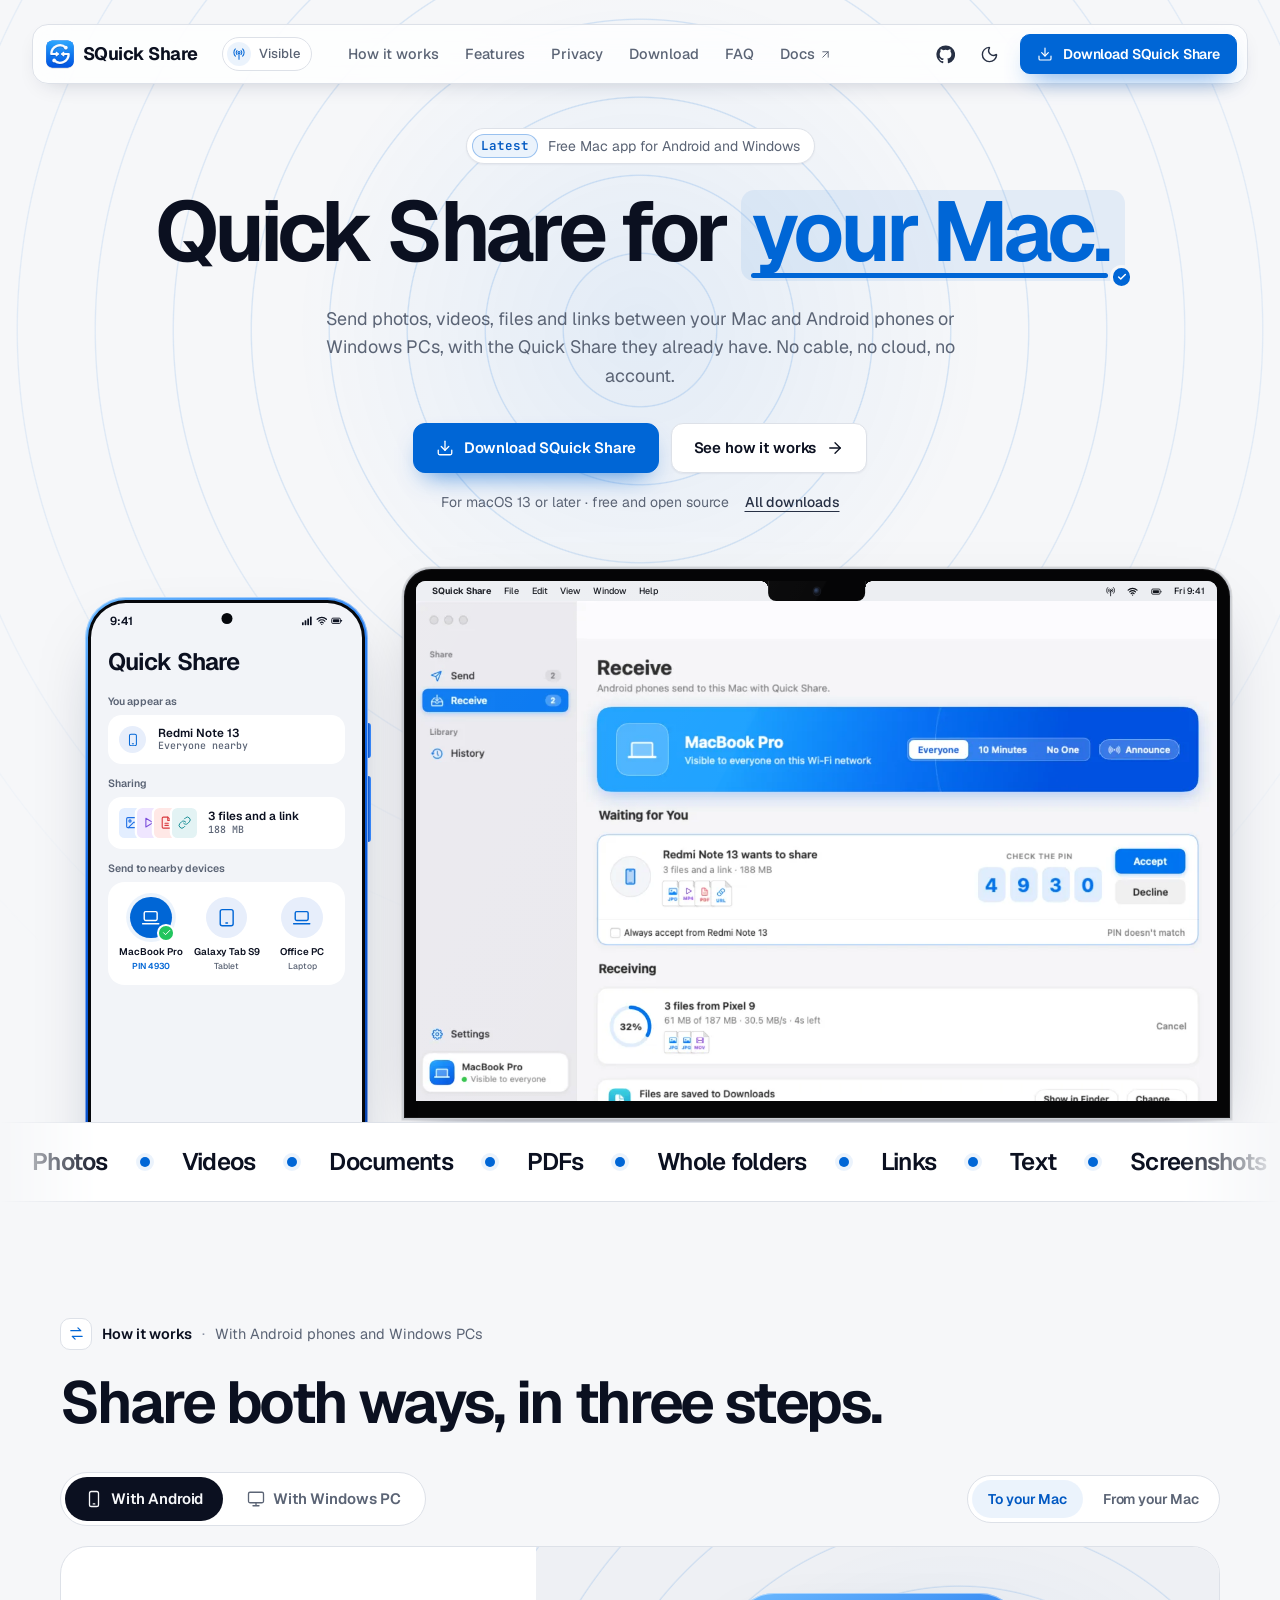
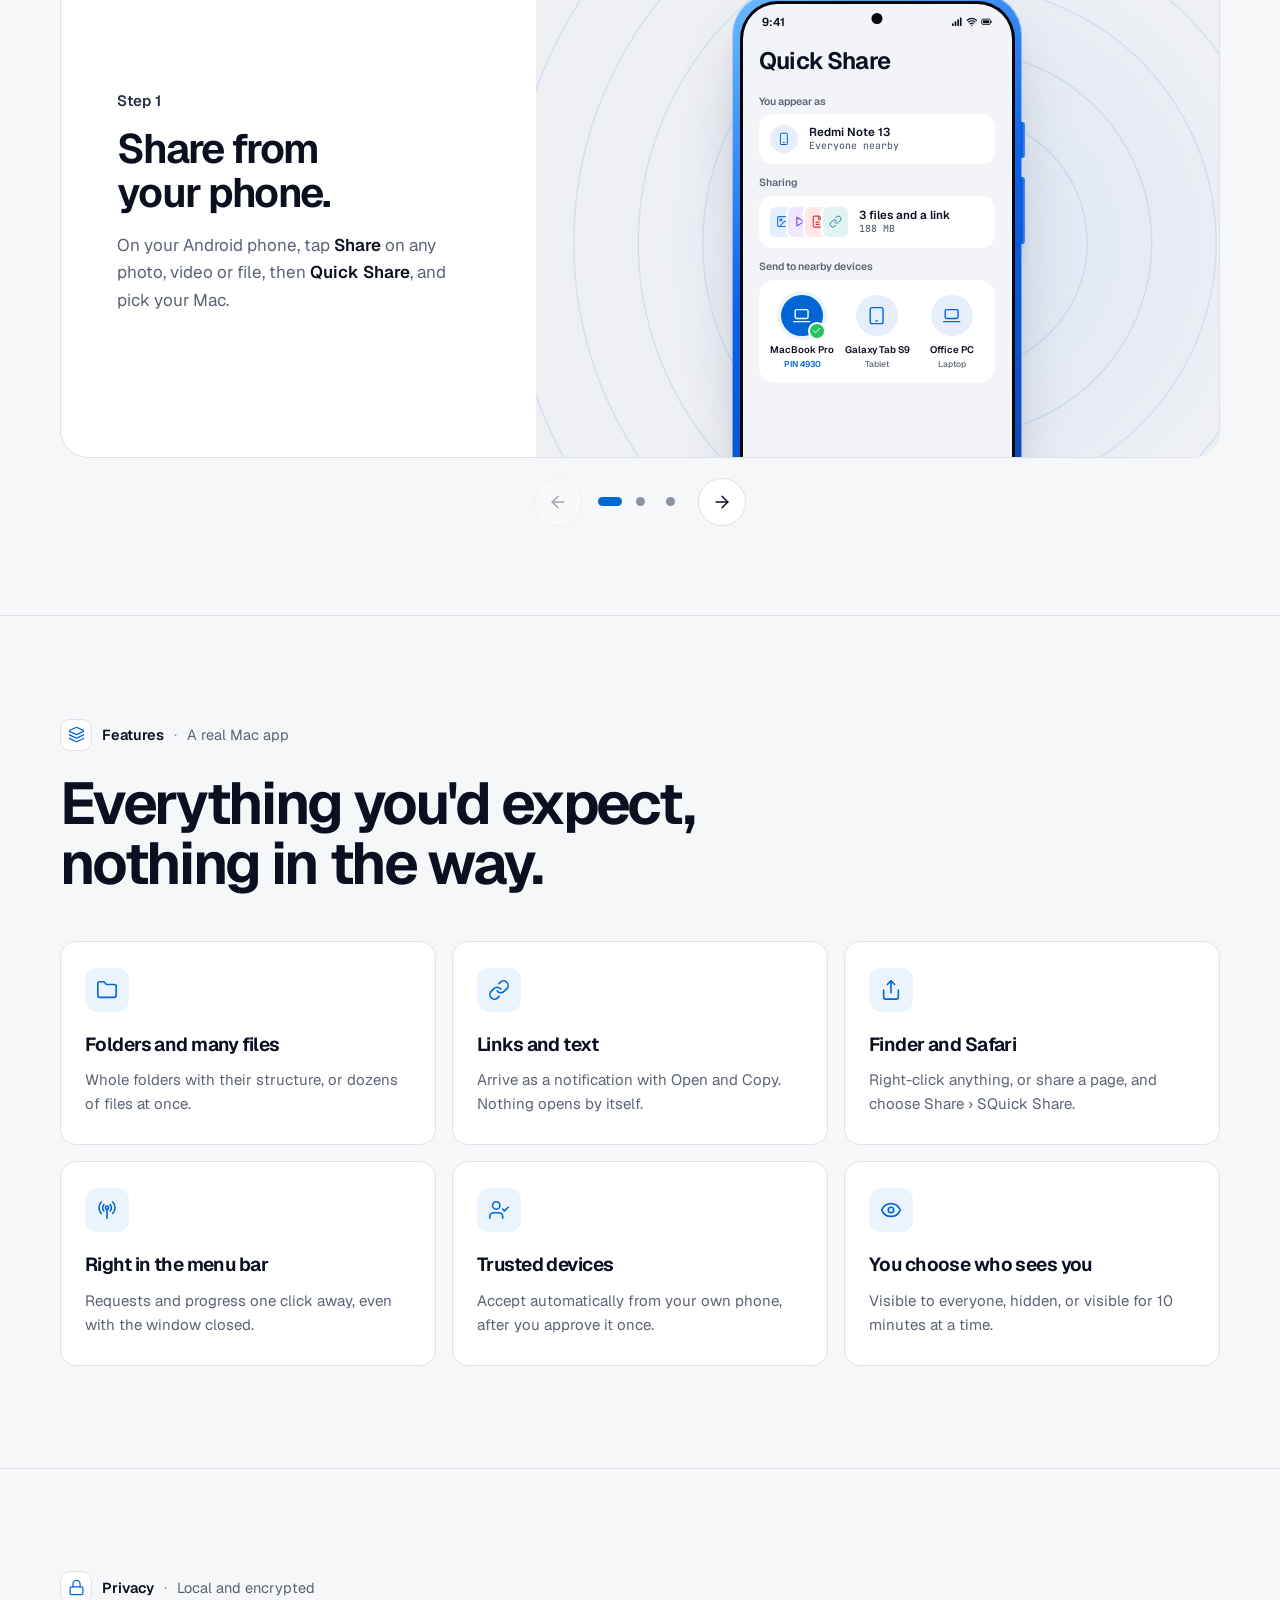
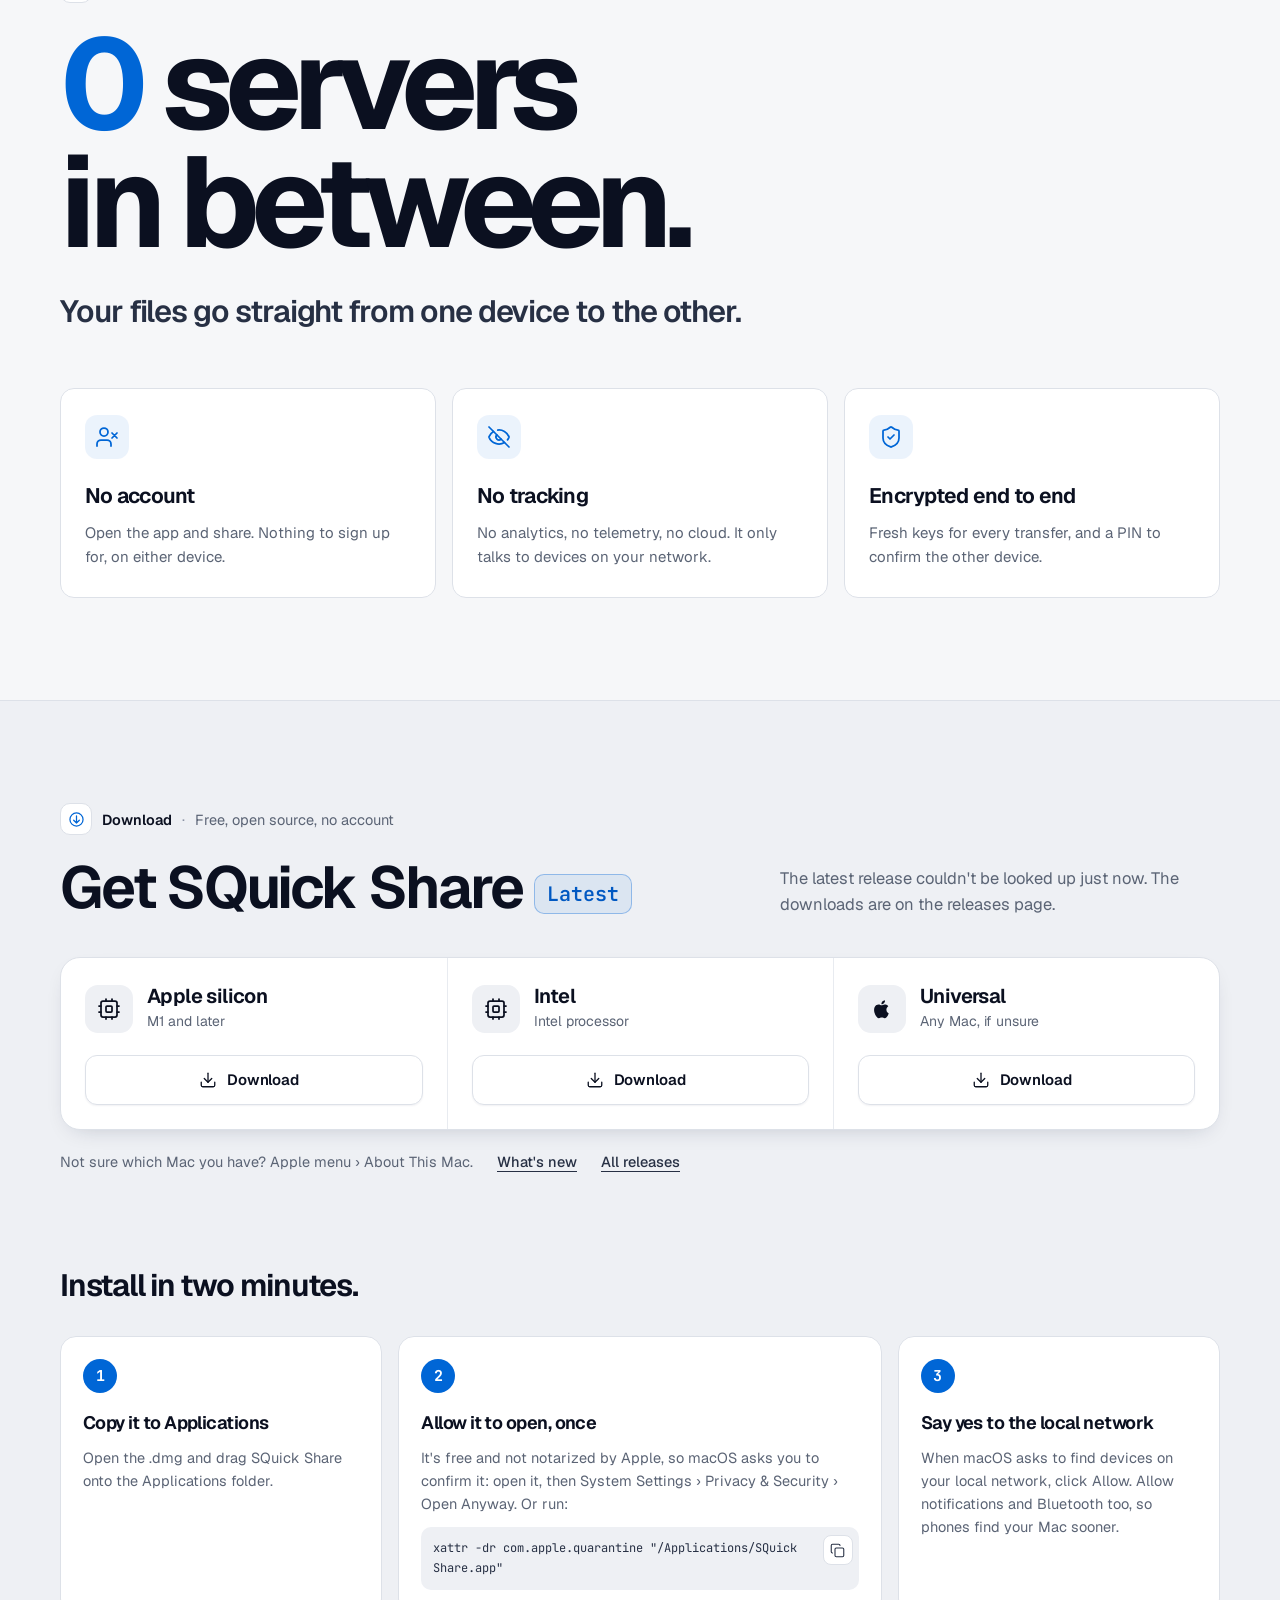
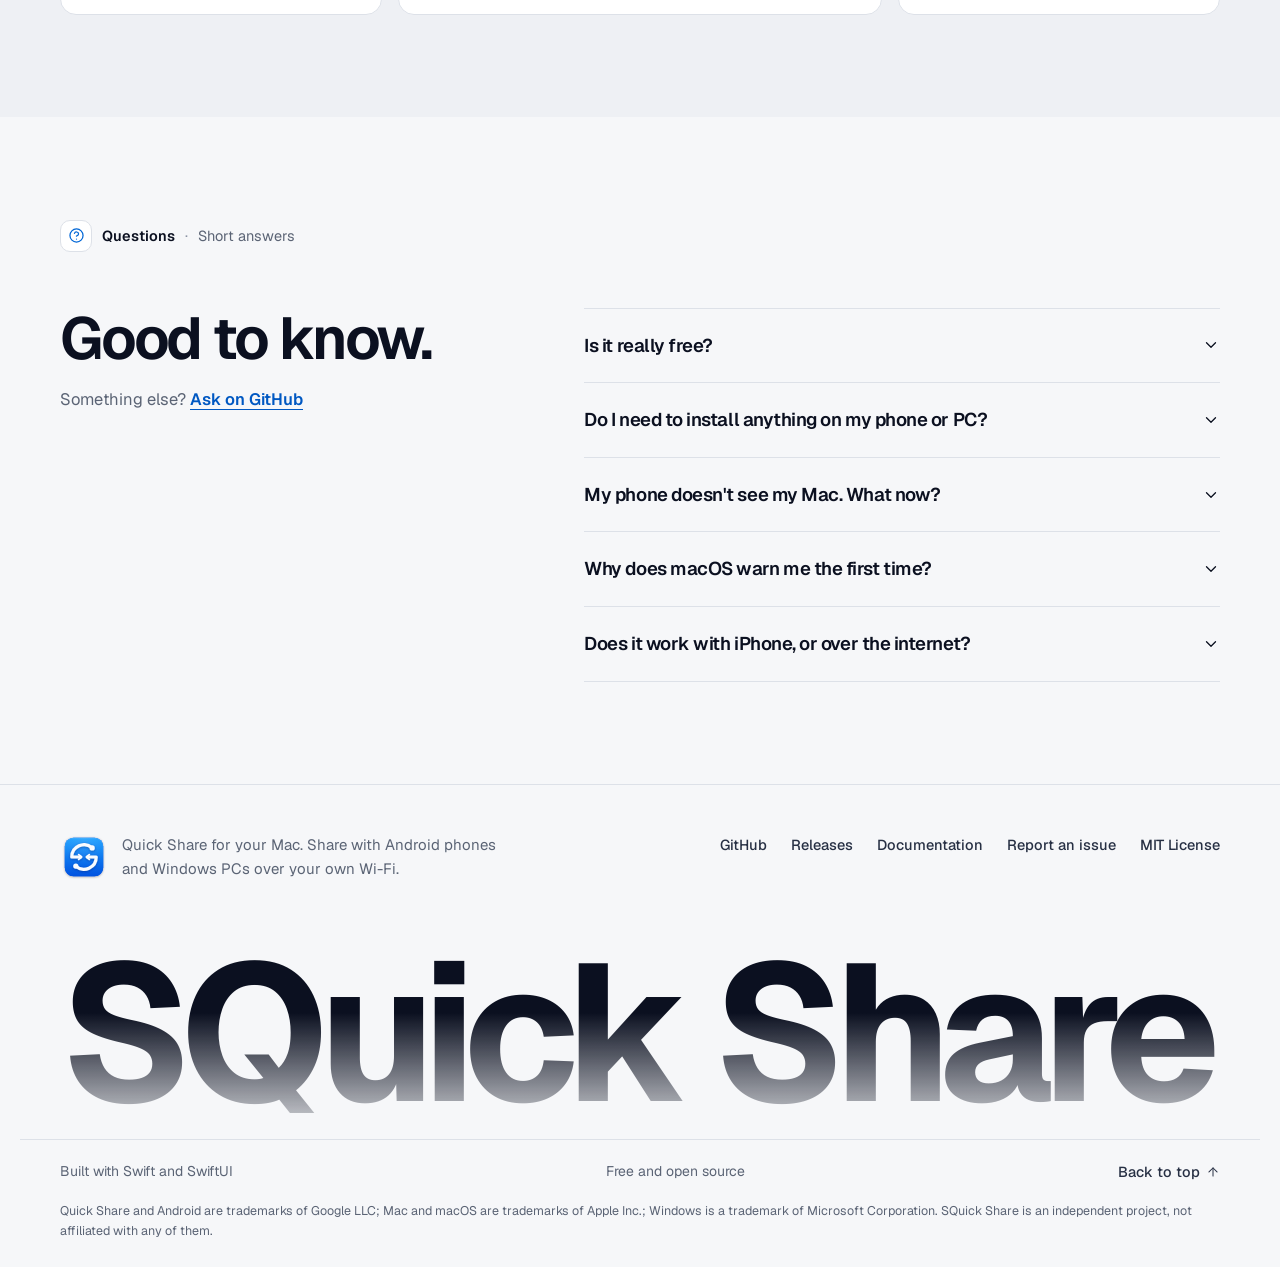
<file: website/index.html>
<!doctype html>
<html lang="en">
  <head>
    <meta charset="utf-8" />
    <meta name="viewport" content="width=device-width, initial-scale=1" />
    <title>SQuick Share — Quick Share for your Mac</title>
    <meta
      name="description"
      content="SQuick Share is a free Mac app that sends and receives photos, videos, files, folders and links with Android phones and Windows PCs using Quick Share. No cable, no cloud, no account: straight over your Wi-Fi, encrypted end to end."
    />
    <meta name="theme-color" content="#f6f7f9" media="(prefers-color-scheme: light)" />
    <meta name="theme-color" content="#090c13" media="(prefers-color-scheme: dark)" />
    <link rel="canonical" href="https://mukesh-devs.github.io/squick-share/" />

    <meta property="og:type" content="website" />
    <meta property="og:site_name" content="SQuick Share" />
    <meta property="og:title" content="SQuick Share — Quick Share for your Mac" />
    <meta
      property="og:description"
      content="AirDrop-style sharing between your Mac and Android phones. Free, open source, encrypted end to end, and nothing to install on the phone."
    />
    <meta property="og:url" content="https://mukesh-devs.github.io/squick-share/" />
    <meta property="og:image" content="https://mukesh-devs.github.io/squick-share/assets/og.png" />
    <meta property="og:image:width" content="1200" />
    <meta property="og:image:height" content="630" />
    <meta
      property="og:image:alt"
      content="SQuick Share: Quick Share for your Mac. The app's window with nearby Android devices and a transfer in progress."
    />
    <meta name="twitter:card" content="summary_large_image" />
    <meta name="twitter:title" content="SQuick Share — Quick Share for your Mac" />
    <meta
      name="twitter:description"
      content="AirDrop-style sharing between your Mac and Android phones. Free, open source, encrypted end to end."
    />
    <meta name="twitter:image" content="https://mukesh-devs.github.io/squick-share/assets/og.png" />

    <link rel="icon" href="assets/favicon.svg" type="image/svg+xml" />
    <link rel="icon" href="assets/favicon-32.png" sizes="32x32" type="image/png" />
    <link rel="apple-touch-icon" href="assets/apple-touch-icon.png" />
    <link rel="manifest" href="site.webmanifest" />

    <link
      rel="preload"
      href="assets/fonts/geist-latin.woff2"
      as="font"
      type="font/woff2"
      crossorigin
    />
    <link rel="preconnect" href="https://api.github.com" crossorigin />
    <link rel="stylesheet" href="css/site.css" />

    <script type="application/ld+json">
      {
        "@context": "https://schema.org",
        "@type": "SoftwareApplication",
        "name": "SQuick Share",
        "applicationCategory": "UtilitiesApplication",
        "operatingSystem": "macOS 13 or later",
        "description": "A Mac app that sends and receives files, folders and links with Android phones and Windows PCs using Quick Share. Local, encrypted end to end, no account.",
        "url": "https://mukesh-devs.github.io/squick-share/",
        "downloadUrl": "https://github.com/Mukesh-devs/squick-share/releases/latest",
        "license": "https://github.com/Mukesh-devs/squick-share/blob/main/LICENSE",
        "image": "https://mukesh-devs.github.io/squick-share/assets/og.png",
        "offers": { "@type": "Offer", "price": "0", "priceCurrency": "USD" }
      }
    </script>
    <script>
      // Before the first paint: the theme (chosen here, else the system's),
      // and animations start hidden only when scripts run.
      (function () {
        var d = document.documentElement;
        d.classList.add("js");
        var t = null;
        try {
          t = localStorage.getItem("squick-share.site.theme");
        } catch (e) {}
        if (t !== "light" && t !== "dark")
          t = matchMedia("(prefers-color-scheme: dark)").matches ? "dark" : "light";
        d.dataset.theme = t;
      })();
    </script>
  </head>

  <body>
    <a class="skip" href="#main">Skip to content</a>

    <svg class="sprite" aria-hidden="true" focusable="false">
      <symbol id="i-github" viewBox="0 0 24 24">
        <path
          fill="currentColor"
          d="M12 .5a11.5 11.5 0 0 0-3.64 22.41c.58.1.79-.25.79-.56v-2c-3.2.7-3.88-1.36-3.88-1.36-.52-1.33-1.28-1.69-1.28-1.69-1.05-.71.08-.7.08-.7 1.16.08 1.77 1.19 1.77 1.19 1.03 1.77 2.7 1.26 3.36.96.1-.75.4-1.26.73-1.55-2.55-.29-5.24-1.28-5.24-5.69 0-1.26.45-2.29 1.19-3.09-.12-.3-.52-1.47.11-3.06 0 0 .97-.31 3.18 1.18a11 11 0 0 1 5.78 0c2.2-1.49 3.17-1.18 3.17-1.18.63 1.59.23 2.76.11 3.06.74.8 1.19 1.83 1.19 3.09 0 4.42-2.7 5.4-5.26 5.68.41.36.78 1.06.78 2.14v3.17c0 .31.21.67.8.56A11.5 11.5 0 0 0 12 .5Z"
        />
      </symbol>
      <symbol id="i-apple" viewBox="0 0 24 24">
        <path
          fill="currentColor"
          d="M16.37 12.73c-.02-2.28 1.86-3.38 1.95-3.43-1.06-1.55-2.71-1.77-3.3-1.79-1.4-.14-2.74.83-3.45.83-.71 0-1.81-.81-2.97-.79-1.53.02-2.94.89-3.73 2.26-1.59 2.76-.41 6.85 1.14 9.09.76 1.1 1.66 2.33 2.85 2.29 1.14-.05 1.57-.74 2.95-.74 1.38 0 1.77.74 2.97.71 1.23-.02 2.01-1.12 2.76-2.22.87-1.27 1.23-2.5 1.25-2.57-.03-.01-2.4-.92-2.42-3.64ZM14.1 6.03c.63-.77 1.06-1.83.94-2.89-.91.04-2.01.61-2.66 1.37-.58.67-1.1 1.76-.96 2.8 1.01.08 2.05-.52 2.68-1.28Z"
        />
      </symbol>
      <symbol id="i-download" viewBox="0 0 24 24" fill="none" stroke="currentColor" stroke-width="1.75" stroke-linecap="round" stroke-linejoin="round">
        <path d="M12 15V3" />
        <path d="M21 15v4a2 2 0 0 1-2 2H5a2 2 0 0 1-2-2v-4" />
        <path d="m7 10 5 5 5-5" />
      </symbol>
      <symbol id="i-arrow" viewBox="0 0 24 24" fill="none" stroke="currentColor" stroke-width="1.75" stroke-linecap="round" stroke-linejoin="round">
        <path d="M5 12h14" />
        <path d="m12 5 7 7-7 7" />
      </symbol>
      <symbol id="i-down" viewBox="0 0 24 24" fill="none" stroke="currentColor" stroke-width="1.75" stroke-linecap="round" stroke-linejoin="round">
        <path d="m6 9 6 6 6-6" />
      </symbol>
      <symbol id="i-out" viewBox="0 0 24 24" fill="none" stroke="currentColor" stroke-width="1.75" stroke-linecap="round" stroke-linejoin="round">
        <path d="M7 7h10v10" />
        <path d="M7 17 17 7" />
      </symbol>
      <symbol id="i-check" viewBox="0 0 24 24" fill="none" stroke="currentColor" stroke-width="2.5" stroke-linecap="round" stroke-linejoin="round">
        <path d="M20 6 9 17l-5-5" />
      </symbol>
      <symbol id="i-sun" viewBox="0 0 24 24" fill="none" stroke="currentColor" stroke-width="1.75" stroke-linecap="round" stroke-linejoin="round">
        <circle cx="12" cy="12" r="4" />
        <path d="M12 2v2M12 20v2m-7.07-17.07 1.41 1.41m11.32 11.32 1.41 1.41M2 12h2m16 0h2M6.34 17.66l-1.41 1.41M19.07 4.93l-1.41 1.41" />
      </symbol>
      <symbol id="i-moon" viewBox="0 0 24 24" fill="none" stroke="currentColor" stroke-width="1.75" stroke-linecap="round" stroke-linejoin="round">
        <path d="M20.985 12.486a9 9 0 1 1-9.473-9.472c.405-.022.617.46.402.803a6 6 0 0 0 8.268 8.268c.344-.215.825-.004.803.401" />
      </symbol>
      <symbol id="i-menu" viewBox="0 0 24 24" fill="none" stroke="currentColor" stroke-width="1.75" stroke-linecap="round">
        <path d="M4 6h16M4 12h16M4 18h16" />
      </symbol>
      <symbol id="i-close" viewBox="0 0 24 24" fill="none" stroke="currentColor" stroke-width="1.75" stroke-linecap="round">
        <path d="M18 6 6 18M6 6l12 12" />
      </symbol>
      <!-- The menu bar icon's states, as section glyphs. -->
      <symbol id="i-antenna" viewBox="0 0 24 24" fill="none" stroke="currentColor" stroke-width="1.75" stroke-linecap="round" stroke-linejoin="round">
        <circle cx="12" cy="9.5" r="1.75" />
        <path d="M12 11.5V21" />
        <path d="M8.6 6.1a4.8 4.8 0 0 0 0 6.8M15.4 6.1a4.8 4.8 0 0 1 0 6.8" />
        <path d="M5.8 3.3a8.8 8.8 0 0 0 0 12.4M18.2 3.3a8.8 8.8 0 0 1 0 12.4" />
      </symbol>
      <symbol id="i-recv" viewBox="0 0 24 24" fill="none" stroke="currentColor" stroke-width="1.75" stroke-linecap="round" stroke-linejoin="round">
        <circle cx="12" cy="12" r="9.25" />
        <path d="M12 7v10M8 13l4 4 4-4" />
      </symbol>
      <symbol id="i-swap" viewBox="0 0 24 24" fill="none" stroke="currentColor" stroke-width="1.75" stroke-linecap="round" stroke-linejoin="round">
        <path d="M4 8h14l-4-4" />
        <path d="M20 16H6l4 4" />
      </symbol>
      <symbol id="i-layers" viewBox="0 0 24 24" fill="none" stroke="currentColor" stroke-width="1.75" stroke-linecap="round" stroke-linejoin="round">
        <path d="M12.83 2.18a2 2 0 0 0-1.66 0L2.6 6.08a1 1 0 0 0 0 1.83l8.58 3.91a2 2 0 0 0 1.66 0l8.58-3.9a1 1 0 0 0 0-1.83z" />
        <path d="M2 12a1 1 0 0 0 .58.91l8.6 3.91a2 2 0 0 0 1.65 0l8.58-3.9A1 1 0 0 0 22 12" />
        <path d="M2 17a1 1 0 0 0 .58.91l8.6 3.91a2 2 0 0 0 1.65 0l8.58-3.9A1 1 0 0 0 22 17" />
      </symbol>
      <symbol id="i-lock" viewBox="0 0 24 24" fill="none" stroke="currentColor" stroke-width="1.75" stroke-linecap="round" stroke-linejoin="round">
        <rect width="18" height="11" x="3" y="11" rx="2" />
        <path d="M7 11V7a5 5 0 0 1 10 0v4" />
      </symbol>
      <symbol id="i-help" viewBox="0 0 24 24" fill="none" stroke="currentColor" stroke-width="1.75" stroke-linecap="round" stroke-linejoin="round">
        <circle cx="12" cy="12" r="9.25" />
        <path d="M9.1 9a3 3 0 0 1 5.82 1c0 2-3 3-3 3" />
        <path d="M12 17h.01" />
      </symbol>
      <symbol id="i-phone" viewBox="0 0 24 24" fill="none" stroke="currentColor" stroke-width="1.75" stroke-linecap="round" stroke-linejoin="round">
        <rect width="12" height="20" x="6" y="2" rx="2.5" />
        <path d="M11 18.5h2" />
      </symbol>
      <symbol id="i-tablet" viewBox="0 0 24 24" fill="none" stroke="currentColor" stroke-width="1.75" stroke-linecap="round" stroke-linejoin="round">
        <rect width="16" height="20" x="4" y="2" rx="2.5" />
        <path d="M11 18.5h2" />
      </symbol>
      <symbol id="i-laptop" viewBox="0 0 24 24" fill="none" stroke="currentColor" stroke-width="1.75" stroke-linecap="round" stroke-linejoin="round">
        <rect width="16" height="11" x="4" y="4.5" rx="1.75" />
        <path d="M2 19.5h20" />
      </symbol>
      <symbol id="i-monitor" viewBox="0 0 24 24" fill="none" stroke="currentColor" stroke-width="1.75" stroke-linecap="round" stroke-linejoin="round">
        <rect width="20" height="14" x="2" y="3" rx="2" />
        <path d="M8 21h8M12 17v4" />
      </symbol>
      <symbol id="i-image" viewBox="0 0 24 24" fill="none" stroke="currentColor" stroke-width="2" stroke-linecap="round" stroke-linejoin="round">
        <rect width="18" height="18" x="3" y="3" rx="2" />
        <circle cx="9" cy="9" r="2" />
        <path d="m21 15-3.09-3.09a2 2 0 0 0-2.82 0L6 21" />
      </symbol>
      <symbol id="i-play" viewBox="0 0 24 24" fill="none" stroke="currentColor" stroke-width="2" stroke-linecap="round" stroke-linejoin="round">
        <path d="M7 4v16l13-8z" />
      </symbol>
      <symbol id="i-file" viewBox="0 0 24 24" fill="none" stroke="currentColor" stroke-width="2" stroke-linecap="round" stroke-linejoin="round">
        <path d="M14 2H6a2 2 0 0 0-2 2v16a2 2 0 0 0 2 2h12a2 2 0 0 0 2-2V8z" />
        <path d="M14 2v6h6M9 13h6M9 17h6" />
      </symbol>
      <symbol id="i-folder" viewBox="0 0 24 24" fill="none" stroke="currentColor" stroke-width="1.75" stroke-linecap="round" stroke-linejoin="round">
        <path d="M20 20a2 2 0 0 0 2-2V8a2 2 0 0 0-2-2h-7.9a2 2 0 0 1-1.69-.9L9.6 3.9A2 2 0 0 0 7.93 3H4a2 2 0 0 0-2 2v13a2 2 0 0 0 2 2Z" />
      </symbol>
      <symbol id="i-link" viewBox="0 0 24 24" fill="none" stroke="currentColor" stroke-width="1.75" stroke-linecap="round" stroke-linejoin="round">
        <path d="M10 13a5 5 0 0 0 7.54.54l3-3a5 5 0 0 0-7.07-7.07l-1.72 1.71" />
        <path d="M14 11a5 5 0 0 0-7.54-.54l-3 3a5 5 0 0 0 7.07 7.07l1.71-1.71" />
      </symbol>
      <symbol id="i-share" viewBox="0 0 24 24" fill="none" stroke="currentColor" stroke-width="1.75" stroke-linecap="round" stroke-linejoin="round">
        <path d="M4 12v8a2 2 0 0 0 2 2h12a2 2 0 0 0 2-2v-8" />
        <path d="m16 6-4-4-4 4" />
        <path d="M12 2v13" />
      </symbol>
      <symbol id="i-eye" viewBox="0 0 24 24" fill="none" stroke="currentColor" stroke-width="1.75" stroke-linecap="round" stroke-linejoin="round">
        <path d="M2.06 12.35a1 1 0 0 1 0-.7 10.75 10.75 0 0 1 19.88 0 1 1 0 0 1 0 .7 10.75 10.75 0 0 1-19.88 0" />
        <circle cx="12" cy="12" r="3" />
      </symbol>
      <symbol id="i-eye-off" viewBox="0 0 24 24" fill="none" stroke="currentColor" stroke-width="1.75" stroke-linecap="round" stroke-linejoin="round">
        <path d="M10.73 5.08a10.74 10.74 0 0 1 11.2 6.57 1 1 0 0 1 0 .7 10.75 10.75 0 0 1-1.44 2.49" />
        <path d="M14.08 14.16a3 3 0 0 1-4.24-4.24" />
        <path d="M17.48 17.5a10.75 10.75 0 0 1-15.42-5.15 1 1 0 0 1 0-.7 10.75 10.75 0 0 1 4.45-5.14" />
        <path d="m2 2 20 20" />
      </symbol>
      <symbol id="i-user-x" viewBox="0 0 24 24" fill="none" stroke="currentColor" stroke-width="1.75" stroke-linecap="round" stroke-linejoin="round">
        <path d="M16 21v-2a4 4 0 0 0-4-4H6a4 4 0 0 0-4 4v2" />
        <circle cx="9" cy="7" r="4" />
        <path d="m17 8 5 5M22 8l-5 5" />
      </symbol>
      <symbol id="i-user-check" viewBox="0 0 24 24" fill="none" stroke="currentColor" stroke-width="1.75" stroke-linecap="round" stroke-linejoin="round">
        <path d="M16 21v-2a4 4 0 0 0-4-4H6a4 4 0 0 0-4 4v2" />
        <circle cx="9" cy="7" r="4" />
        <path d="m16 11 2 2 4-4" />
      </symbol>
      <symbol id="i-shield" viewBox="0 0 24 24" fill="none" stroke="currentColor" stroke-width="1.75" stroke-linecap="round" stroke-linejoin="round">
        <path d="M20 13c0 5-3.5 7.5-7.66 8.95a1 1 0 0 1-.67-.01C7.5 20.5 4 18 4 13V6a1 1 0 0 1 1-1c2 0 4.5-1.2 6.24-2.72a1.17 1.17 0 0 1 1.52 0C14.51 3.81 17 5 19 5a1 1 0 0 1 1 1z" />
        <path d="m9 12 2 2 4-4" />
      </symbol>
      <symbol id="i-chip" viewBox="0 0 24 24" fill="none" stroke="currentColor" stroke-width="1.75" stroke-linecap="round" stroke-linejoin="round">
        <rect width="16" height="16" x="4" y="4" rx="2" />
        <rect width="6" height="6" x="9" y="9" rx="1" />
        <path d="M15 2v2M15 20v2M2 15h2M2 9h2M20 15h2M20 9h2M9 2v2M9 20v2" />
      </symbol>
      <symbol id="i-copy" viewBox="0 0 24 24" fill="none" stroke="currentColor" stroke-width="1.75" stroke-linecap="round" stroke-linejoin="round">
        <rect width="14" height="14" x="8" y="8" rx="2" />
        <path d="M4 16c-1.1 0-2-.9-2-2V4c0-1.1.9-2 2-2h10c1.1 0 2 .9 2 2" />
      </symbol>
      <!-- The pointer, for the guide's clips. -->
      <symbol id="i-pointer" viewBox="0 0 20 24">
        <path d="M2.5 1.8v17.4l4.4-4.2 3 6.8 3-1.3-2.9-6.6h6.2z" fill="#fff" stroke="#000" stroke-width="1.5" stroke-linejoin="round" />
      </symbol>
      <!-- A phone's status bar. -->
      <symbol id="i-signal" viewBox="0 0 24 24" fill="currentColor">
        <rect x="2" y="15" width="3.5" height="6" rx="1" />
        <rect x="7.5" y="11" width="3.5" height="10" rx="1" />
        <rect x="13" y="7" width="3.5" height="14" rx="1" />
        <rect x="18.5" y="3" width="3.5" height="18" rx="1" />
      </symbol>
      <symbol id="i-wifi" viewBox="0 0 24 24" fill="none" stroke="currentColor" stroke-width="2.6" stroke-linecap="round">
        <path d="M12 19.5h.01M2.5 8.8a14 14 0 0 1 19 0M5.8 12.6a9 9 0 0 1 12.4 0M9 16.2a4.5 4.5 0 0 1 6 0" />
      </symbol>
      <symbol id="i-battery" viewBox="0 0 24 24" fill="currentColor">
        <rect x="1.5" y="6.5" width="18" height="11" rx="2.5" fill="none" stroke="currentColor" stroke-width="1.8" />
        <rect x="4" y="9" width="13" height="6" rx="1" />
        <rect x="20.5" y="10" width="2" height="4" rx="1" />
      </symbol>
    </svg>

    <!-- The sections as a sidebar, like the app's (wide screens, after the hero). -->
    <aside class="rail" aria-label="Sections" data-rail>
      <a href="#top" data-rail-link
        ><svg aria-hidden="true"><use href="#i-antenna" /></svg><b>SQuick Share</b></a
      >
      <a href="#how" data-rail-link
        ><svg aria-hidden="true"><use href="#i-swap" /></svg><b>How it works</b></a
      >
      <a href="#features" data-rail-link
        ><svg aria-hidden="true"><use href="#i-layers" /></svg><b>Features</b></a
      >
      <a href="#privacy" data-rail-link
        ><svg aria-hidden="true"><use href="#i-lock" /></svg><b>Privacy</b></a
      >
      <a href="#download" data-rail-link
        ><svg aria-hidden="true"><use href="#i-recv" /></svg><b>Download</b></a
      >
      <a href="#questions" data-rail-link
        ><svg aria-hidden="true"><use href="#i-help" /></svg><b>Questions</b></a
      >
    </aside>

    <header class="nav" data-nav>
      <div class="nav__bar">
        <a class="nav__brand" href="#top" aria-label="SQuick Share, to the top">
          <img src="assets/icon.svg" width="34" height="34" alt="" />
          <span>SQuick Share</span>
        </a>
        <span class="namebox" aria-hidden="true" data-namebox
          ><b data-namebox-ref><svg><use href="#i-antenna" /></svg></b
          ><span data-namebox-name>Visible</span></span
        >
        <nav class="nav__links" id="menu" aria-label="Main" data-menu>
          <a href="#how">How it works</a>
          <a href="#features">Features</a>
          <a href="#privacy">Privacy</a>
          <a href="#download">Download</a>
          <a href="#questions">FAQ</a>
          <a href="https://github.com/Mukesh-devs/squick-share#readme" rel="noopener"
            >Docs <svg aria-hidden="true"><use href="#i-out" /></svg
          ></a>
        </nav>
        <div class="nav__tools">
          <a
            class="icon-btn"
            href="https://github.com/Mukesh-devs/squick-share"
            rel="noopener"
            aria-label="SQuick Share on GitHub"
            title="SQuick Share on GitHub"
            ><svg aria-hidden="true"><use href="#i-github" /></svg
          ></a>
          <button
            class="icon-btn"
            type="button"
            data-theme-toggle
            aria-label="Switch to dark theme"
            title="Switch theme"
          >
            <svg class="only-light" aria-hidden="true"><use href="#i-moon" /></svg>
            <svg class="only-dark" aria-hidden="true"><use href="#i-sun" /></svg>
          </button>
          <button
            class="icon-btn nav__menu"
            type="button"
            aria-expanded="false"
            aria-controls="menu"
            aria-label="Menu"
            data-menu-toggle
          >
            <svg aria-hidden="true"><use href="#i-menu" /></svg>
          </button>
          <a
            class="btn btn--primary btn--sm nav__get"
            href="https://github.com/Mukesh-devs/squick-share/releases/latest"
            data-download-primary
          >
            <svg aria-hidden="true"><use href="#i-download" /></svg>
            <span data-download-label>Download</span>
          </a>
        </div>
        <span class="nav__progress" aria-hidden="true" data-progress></span>
      </div>
    </header>

    <main id="main">
      <!-- 01 · Hero: a phone sharing with a Mac, inside the discovery rings -->
      <section class="hero" id="top" aria-labelledby="hero-title">
        <div class="field" data-field>
          <div class="field__rings" aria-hidden="true"></div>

          <div class="hero__copy">
            <p class="hero__chip reveal">
              <span class="tag" data-release-version>Latest</span>
              <span>Free Mac app for Android and Windows</span>
            </p>
            <h1 class="hero__title reveal" id="hero-title">
              Quick Share for
              <span class="sel">your&nbsp;Mac.<i class="sel__done" aria-hidden="true"></i></span>
            </h1>
            <p class="hero__lead reveal">
              Send photos, videos, files and links between your Mac and Android phones or Windows
              PCs, with the Quick Share they already have. No cable, no cloud, no account.
            </p>
            <div class="hero__actions reveal">
              <a
                class="btn btn--primary"
                href="https://github.com/Mukesh-devs/squick-share/releases/latest"
                data-download-primary
              >
                <svg aria-hidden="true"><use href="#i-download" /></svg>
                <span data-download-label>Download for Mac</span>
              </a>
              <a class="btn" href="#how">
                <span>See how it works</span>
                <svg aria-hidden="true"><use href="#i-arrow" /></svg>
              </a>
            </div>
            <p class="hero__note reveal">
              <span data-download-note>For macOS 13 or later · free and open source</span>
              <a href="#download">All downloads</a>
            </p>
          </div>

          <!-- An Android phone sharing three files and a link; the Mac asks to accept them. -->
          <div class="stage">
            <div class="stage__phone reveal" aria-hidden="true">
              <div class="phone">
                <div class="phone__screen">
                  <div class="phone__bar">
                    <span>9:41</span><i class="phone__cam"></i
                    ><span class="phone__sys"
                      ><svg><use href="#i-signal" /></svg><svg><use href="#i-wifi" /></svg
                      ><svg><use href="#i-battery" /></svg
                    ></span>
                  </div>
                  <div class="qs">
                    <p class="qs__title">Quick Share</p>
                    <p class="qs__label">You appear as</p>
                    <div class="qs__card">
                      <span class="qs__avatar qs__avatar--sm"><svg><use href="#i-phone" /></svg></span>
                      <span class="qs__what"><b>Redmi Note 13</b><small>Everyone nearby</small></span>
                    </div>
                    <p class="qs__label">Sharing</p>
                    <div class="qs__card">
                      <span class="qs__thumbs"
                        ><i class="t-img"><svg><use href="#i-image" /></svg></i
                        ><i class="t-vid"><svg><use href="#i-play" /></svg></i
                        ><i class="t-doc"><svg><use href="#i-file" /></svg></i
                        ><i class="t-url"><svg><use href="#i-link" /></svg></i
                      ></span>
                      <span class="qs__what"><b>3 files and a link</b><small>188 MB</small></span>
                    </div>
                    <p class="qs__label">Send to nearby devices</p>
                    <div class="qs__devices">
                      <span class="qs__dev is-on"
                        ><i><svg><use href="#i-laptop" /></svg><em><svg><use href="#i-check" /></svg></em></i
                        ><b>MacBook Pro</b><small>PIN 4930</small></span
                      >
                      <span class="qs__dev"
                        ><i><svg><use href="#i-tablet" /></svg></i><b>Galaxy Tab S9</b
                        ><small>Tablet</small></span
                      >
                      <span class="qs__dev"
                        ><i><svg><use href="#i-laptop" /></svg></i><b>Office PC</b
                        ><small>Laptop</small></span
                      >
                    </div>
                  </div>
                </div>
              </div>
            </div>
            <div class="stage__mac reveal">
              <div class="macbook">
                <div class="macbook__lid">
                  <div class="macbook__screen">
                    <span class="macbook__notch" aria-hidden="true"><i></i></span><span class="macbook__menubar" aria-hidden="true"><b>SQuick Share</b><span>File</span><span>Edit</span><span>View</span><span>Window</span><span>Help</span><em><svg><use href="#i-antenna" /></svg><svg><use href="#i-wifi" /></svg><svg class="macbook__battery"><use href="#i-battery" /></svg><span>Fri 9:41</span></em></span>
                    <button class="macbook__win" type="button" data-zoom aria-label="Enlarge the screenshot">
                    <img
                      class="only-light"
                      src="assets/shots/receive-light-1280.webp"
                      srcset="
                        assets/shots/receive-light-1280.webp 1280w,
                        assets/shots/receive-light-2200.webp 2200w
                      "
                      sizes="(min-width: 1240px) 800px, 70vw"
                      width="1280"
                      height="796"
                      fetchpriority="high"
                      alt="SQuick Share on a Mac: Redmi Note 13 wants to share 3 files and a link, 188 MB. The PIN 4 9 3 0 is shown large beside Accept and Decline."
                    />
                    <img
                      class="only-dark"
                      src="assets/shots/receive-dark-1280.webp"
                      srcset="
                        assets/shots/receive-dark-1280.webp 1280w,
                        assets/shots/receive-dark-2200.webp 2200w
                      "
                      sizes="(min-width: 1240px) 800px, 70vw"
                      width="1280"
                      height="796"
                      loading="lazy"
                      alt="The same request in SQuick Share's dark mode."
                    />
                    </button>
                  </div>
                </div>
              </div>
            </div>
          </div>
        </div>

        <div class="ticker" aria-label="What you can share">
          <ul class="ticker__track" data-ticker>
            <li>Photos</li>
            <li>Videos</li>
            <li>Documents</li>
            <li>PDFs</li>
            <li>Whole folders</li>
            <li>Links</li>
            <li>Text</li>
            <li>Screenshots</li>
            <li>Presentations</li>
            <li>Zip archives</li>
            <li>Voice notes</li>
            <li>APKs</li>
          </ul>
        </div>
      </section>

      <!-- 02 · How it works: step by step, with Android and with Windows -->
      <section class="tour" id="how" aria-labelledby="how-title" data-tour>
        <div class="wrap">
          <p class="eyebrow reveal">
            <span class="eyebrow__ref"><svg aria-hidden="true"><use href="#i-swap" /></svg></span
            ><span class="eyebrow__name">How it works</span
            ><span class="eyebrow__meta">With Android phones and Windows PCs</span>
          </p>
          <h2 class="display sweep" id="how-title">Share both ways, in three steps.</h2>

          <div class="tour__controls reveal">
            <div class="seg" role="tablist" aria-label="Share with" data-tour-platform>
              <button type="button" role="tab" aria-selected="true" data-value="android">
                <svg aria-hidden="true"><use href="#i-phone" /></svg>With Android
              </button>
              <button type="button" role="tab" aria-selected="false" data-value="windows">
                <svg aria-hidden="true"><use href="#i-monitor" /></svg>With Windows PC
              </button>
            </div>
            <div class="seg seg--sm" role="tablist" aria-label="Direction" data-tour-direction>
              <button type="button" role="tab" aria-selected="true" data-value="to">To your Mac</button>
              <button type="button" role="tab" aria-selected="false" data-value="from">From your Mac</button>
            </div>
          </div>

          <div class="flows reveal">
            <!-- Android → Mac -->
            <div class="flow" data-flow="android-to" role="tabpanel" aria-labelledby="flow-android-to">
              <h3 class="flow__title" id="flow-android-to">From an Android phone to your Mac</h3>
              <ol class="slides">
                <li class="slide" data-step>
                  <div class="slide__text">
                    <p class="slide__no">Step 1</p>
                    <h4>Share from your phone.</h4>
                    <p>
                      On your Android phone, tap <b>Share</b> on any photo, video or file, then
                      <b>Quick Share</b>, and pick your Mac.
                    </p>
                  </div>
                  <div class="slide__art slide__art--phone" aria-hidden="true">
                    <div class="phone">
                      <div class="phone__screen">
                        <div class="phone__bar">
                          <span>9:41</span><i class="phone__cam"></i
                          ><span class="phone__sys"
                            ><svg><use href="#i-signal" /></svg><svg><use href="#i-wifi" /></svg
                            ><svg><use href="#i-battery" /></svg
                          ></span>
                        </div>
                        <div class="qs">
                          <p class="qs__title">Quick Share</p>
                          <p class="qs__label">You appear as</p>
                          <div class="qs__card">
                            <span class="qs__avatar qs__avatar--sm"><svg><use href="#i-phone" /></svg></span>
                            <span class="qs__what"><b>Redmi Note 13</b><small>Everyone nearby</small></span>
                          </div>
                          <p class="qs__label">Sharing</p>
                          <div class="qs__card a-pop" style="--d: 0.2s">
                            <span class="qs__thumbs"
                              ><i class="t-img"><svg><use href="#i-image" /></svg></i
                              ><i class="t-vid"><svg><use href="#i-play" /></svg></i
                              ><i class="t-doc"><svg><use href="#i-file" /></svg></i
                              ><i class="t-url"><svg><use href="#i-link" /></svg></i
                            ></span>
                            <span class="qs__what"><b>3 files and a link</b><small>188 MB</small></span>
                          </div>
                          <p class="qs__label">Send to nearby devices</p>
                          <div class="qs__devices">
                            <span class="qs__dev is-on a-pop a-pick" style="--d: 0.6s; --p: 2s; --c: 3.5s"
                              ><i><svg><use href="#i-laptop" /></svg><fx-ring style="--s: 128%; --sw: 5; --d: 2s; --t: 1.4s"><svg viewBox="0 0 36 36"><circle cx="18" cy="18" r="16" pathLength="100" /></svg></fx-ring><fx-tap style="--s: 13cqw; --d: 1.75s"></fx-tap><em><svg><use href="#i-check" /></svg></em></i
                              ><b>MacBook Pro</b><small>PIN 4930</small></span
                            >
                            <span class="qs__dev a-pop" style="--d: 0.8s"
                              ><i><svg><use href="#i-tablet" /></svg></i><b>Galaxy Tab S9</b
                              ><small>Tablet</small></span
                            >
                            <span class="qs__dev a-pop" style="--d: 1s"
                              ><i><svg><use href="#i-laptop" /></svg></i><b>Office PC</b
                              ><small>Laptop</small></span
                            >
                          </div>
                        </div>
                      </div>
                    </div>
                  </div>
                </li>
                <li class="slide" data-step>
                  <div class="slide__text">
                    <p class="slide__no">Step 2</p>
                    <h4>Check the PIN, then accept.</h4>
                    <p>
                      Your Mac shows who is sending, what and how big, with a 4-digit PIN. If it
                      matches the one on the phone, click <b>Accept</b>.
                    </p>
                  </div>
                  <div class="slide__art">
                    <div class="macbook">
                      <div class="macbook__lid">
                        <div class="macbook__screen">
                          <span class="macbook__notch" aria-hidden="true"><i></i></span><span class="macbook__menubar" aria-hidden="true"><b>SQuick Share</b><span>File</span><span>Edit</span><span>View</span><span>Window</span><span>Help</span><em><svg><use href="#i-antenna" /></svg><svg><use href="#i-wifi" /></svg><svg class="macbook__battery"><use href="#i-battery" /></svg><span>Fri 9:41</span></em></span>
                          <button class="macbook__win" type="button" data-zoom aria-label="Enlarge the screenshot">
                          <img
                            class="only-light"
                            src="assets/shots/receive-light-1280.webp"
                            srcset="
                              assets/shots/receive-light-1280.webp 1280w,
                              assets/shots/receive-light-2200.webp 2200w
                            "
                            sizes="(min-width: 1240px) 760px, 92vw"
                            width="1280"
                            height="796"
                            loading="lazy"
                            alt="The Receive page: a phone wants to share 3 files and a link, with the PIN 4 9 3 0 beside Accept and Decline."
                          />
                          <img
                            class="only-dark"
                            src="assets/shots/receive-dark-1280.webp"
                            srcset="
                              assets/shots/receive-dark-1280.webp 1280w,
                              assets/shots/receive-dark-2200.webp 2200w
                            "
                            sizes="(min-width: 1240px) 760px, 92vw"
                            width="1280"
                            height="796"
                            loading="lazy"
                            alt="The same Receive page in dark mode."
                          />
                          <fx-layer aria-hidden="true">
                            <fx-box style="--x: 69.6%; --y: 52.8%; --w: 16.2%; --h: 7.8%; --d: 0.4s"></fx-box>
                            <fx-cursor style="--x: 91.4%; --y: 52.1%; --fx: -26cqw; --fy: 12cqw; --d: 1.3s; --stay: 2.6s"><svg><use href="#i-pointer" /></svg></fx-cursor>
                            <fx-tap style="--x: 91.4%; --y: 52.1%; --d: 2.45s"></fx-tap>
                          </fx-layer>
                          </button>
                        </div>
                      </div>
                    </div>
                  </div>
                </li>
                <li class="slide" data-step>
                  <div class="slide__text">
                    <p class="slide__no">Step 3</p>
                    <h4>Find it in Downloads.</h4>
                    <p>
                      Files land in your Downloads folder and are never opened for you. History
                      keeps everything you shared, one click from Finder.
                    </p>
                  </div>
                  <div class="slide__art">
                    <div class="macbook">
                      <div class="macbook__lid">
                        <div class="macbook__screen">
                          <span class="macbook__notch" aria-hidden="true"><i></i></span><span class="macbook__menubar" aria-hidden="true"><b>SQuick Share</b><span>File</span><span>Edit</span><span>View</span><span>Window</span><span>Help</span><em><svg><use href="#i-antenna" /></svg><svg><use href="#i-wifi" /></svg><svg class="macbook__battery"><use href="#i-battery" /></svg><span>Fri 9:41</span></em></span>
                          <button class="macbook__win" type="button" data-zoom aria-label="Enlarge the screenshot">
                          <img
                            class="only-light"
                            src="assets/shots/history-light-1280.webp"
                            srcset="
                              assets/shots/history-light-1280.webp 1280w,
                              assets/shots/history-light-2200.webp 2200w
                            "
                            sizes="(min-width: 1240px) 760px, 92vw"
                            width="1280"
                            height="796"
                            loading="lazy"
                            alt="The History page: a video, a photo and a link received today, and files sent yesterday, each with its device, size and time."
                          />
                          <img
                            class="only-dark"
                            src="assets/shots/history-dark-1280.webp"
                            srcset="
                              assets/shots/history-dark-1280.webp 1280w,
                              assets/shots/history-dark-2200.webp 2200w
                            "
                            sizes="(min-width: 1240px) 760px, 92vw"
                            width="1280"
                            height="796"
                            loading="lazy"
                            alt="The same History page in dark mode."
                          />
                          <fx-layer aria-hidden="true">
                            <fx-box style="--x: 22.6%; --y: 36.6%; --w: 74.9%; --h: 8.4%; --d: 0.3s; --r: 0.8cqw"></fx-box>
                            <fx-box style="--x: 22.6%; --y: 45%; --w: 74.9%; --h: 8.8%; --d: 0.65s; --r: 0.8cqw"></fx-box>
                            <fx-box style="--x: 22.6%; --y: 53.8%; --w: 74.9%; --h: 8.6%; --d: 1s; --r: 0.8cqw"></fx-box>
                            <fx-cursor style="--x: 30.4%; --y: 90.5%; --fx: 22cqw; --fy: -16cqw; --d: 2s"><svg><use href="#i-pointer" /></svg></fx-cursor>
                            <fx-tap style="--x: 30.4%; --y: 90.5%; --d: 3.15s"></fx-tap>
                          </fx-layer>
                          </button>
                        </div>
                      </div>
                    </div>
                  </div>
                </li>
              </ol>
            </div>

            <!-- Mac → Android -->
            <div class="flow" data-flow="android-from" role="tabpanel" aria-labelledby="flow-android-from">
              <h3 class="flow__title" id="flow-android-from">From your Mac to an Android phone</h3>
              <ol class="slides">
                <li class="slide" data-step>
                  <div class="slide__text">
                    <p class="slide__no">Step 1</p>
                    <h4>Get your phone ready.</h4>
                    <p>
                      On the phone, open <b>Quick Share</b> and tap <b>Receive</b>, or use the Quick
                      Share tile in Quick Settings. Keep it open while you send.
                    </p>
                  </div>
                  <div class="slide__art slide__art--phone" aria-hidden="true">
                    <div class="phone">
                      <div class="phone__screen">
                        <div class="phone__bar">
                          <span>9:41</span><i class="phone__cam"></i
                          ><span class="phone__sys"
                            ><svg><use href="#i-signal" /></svg><svg><use href="#i-wifi" /></svg
                            ><svg><use href="#i-battery" /></svg
                          ></span>
                        </div>
                        <div class="qs qs--center">
                          <p class="qs__title">Quick Share</p>
                          <div class="qs__radar"><i></i><i></i><i></i><span><svg><use href="#i-phone" /></svg><fx-tap style="--s: 26cqw; --d: 0.4s"></fx-tap></span></div>
                          <p class="qs__big a-pop" style="--d: 0.8s">Ready to receive</p>
                          <p class="qs__sub a-pop" style="--d: 1s">Visible to nearby devices as <b>Pixel 9</b></p>
                        </div>
                      </div>
                    </div>
                  </div>
                </li>
                <li class="slide" data-step>
                  <div class="slide__text">
                    <p class="slide__no">Step 2</p>
                    <h4>Drop files on your phone.</h4>
                    <p>
                      Your phone shows up in SQuick Share. Drop files, folders or text on it, or
                      click it to choose files. Finder's Share menu works too.
                    </p>
                  </div>
                  <div class="slide__art">
                    <div class="macbook">
                      <div class="macbook__lid">
                        <div class="macbook__screen">
                          <span class="macbook__notch" aria-hidden="true"><i></i></span><span class="macbook__menubar" aria-hidden="true"><b>SQuick Share</b><span>File</span><span>Edit</span><span>View</span><span>Window</span><span>Help</span><em><svg><use href="#i-antenna" /></svg><svg><use href="#i-wifi" /></svg><svg class="macbook__battery"><use href="#i-battery" /></svg><span>Fri 9:41</span></em></span>
                          <button class="macbook__win" type="button" data-zoom aria-label="Enlarge the screenshot">
                          <img
                            class="only-light"
                            src="assets/shots/send-light-1280.webp"
                            srcset="
                              assets/shots/send-light-1280.webp 1280w,
                              assets/shots/send-light-2200.webp 2200w
                            "
                            sizes="(min-width: 1240px) 760px, 92vw"
                            width="1280"
                            height="796"
                            loading="lazy"
                            alt="The Send page: a drop zone for files, and four nearby devices: Galaxy Tab S9, Pixel 9, Office PC and Redmi Note 13."
                          />
                          <img
                            class="only-dark"
                            src="assets/shots/send-dark-1280.webp"
                            srcset="
                              assets/shots/send-dark-1280.webp 1280w,
                              assets/shots/send-dark-2200.webp 2200w
                            "
                            sizes="(min-width: 1240px) 760px, 92vw"
                            width="1280"
                            height="796"
                            loading="lazy"
                            alt="The same Send page in dark mode."
                          />
                          <fx-layer aria-hidden="true">
                            <fx-cursor style="--x: 50.5%; --y: 55.4%; --fx: -22cqw; --fy: -17cqw; --d: 0.3s; --stay: 1.6s"><fx-chip><i class="t-img"><svg><use href="#i-image" /></svg></i>IMG_2041.jpg</fx-chip><svg><use href="#i-pointer" /></svg></fx-cursor>
                            <fx-box style="--x: 41.7%; --y: 46.9%; --w: 17.7%; --h: 23.7%; --d: 1.2s"></fx-box>
                            <fx-ring style="--x: 50.5%; --y: 55.4%; --s: 7.6cqw; --sw: 4; --d: 1.6s; --t: 1.8s"><svg viewBox="0 0 36 36"><circle cx="18" cy="18" r="16" pathLength="100" /></svg></fx-ring>
                          </fx-layer>
                          </button>
                        </div>
                      </div>
                    </div>
                  </div>
                </li>
                <li class="slide" data-step>
                  <div class="slide__text">
                    <p class="slide__no">Step 3</p>
                    <h4>Accept on your phone.</h4>
                    <p>
                      Check that both screens show the same PIN and tap <b>Accept</b>. Your Mac
                      follows the transfer until it's done.
                    </p>
                  </div>
                  <div class="slide__art slide__art--phone" aria-hidden="true">
                    <div class="phone">
                      <div class="phone__screen">
                        <div class="phone__bar">
                          <span>9:41</span><i class="phone__cam"></i
                          ><span class="phone__sys"
                            ><svg><use href="#i-signal" /></svg><svg><use href="#i-wifi" /></svg
                            ><svg><use href="#i-battery" /></svg
                          ></span>
                        </div>
                        <div class="qs">
                          <p class="qs__title">Quick Share</p>
                          <div class="qs__ask a-pop" style="--d: 0.15s">
                            <span class="qs__avatar"><svg><use href="#i-laptop" /></svg></span>
                            <b>MacBook Pro</b>
                            <small>wants to share 3 files · 28.4 MB</small>
                            <span class="qs__thumbs"
                              ><i class="t-img"><svg><use href="#i-image" /></svg></i
                              ><i class="t-img"><svg><use href="#i-image" /></svg></i
                              ><i class="t-doc"><svg><use href="#i-file" /></svg></i
                            ></span>
                            <span class="qs__pin"><i class="a-pop" style="--d: 0.9s">1</i><i class="a-pop" style="--d: 1.05s">2</i><i class="a-pop" style="--d: 1.2s">3</i><i class="a-pop" style="--d: 1.35s">4</i></span>
                            <span class="qs__end">
                              <span class="qs__buttons a-hide" style="--d: 2.75s"><span>Decline</span><span class="is-main">Accept<fx-tap style="--s: 15cqw; --d: 2.35s"></fx-tap></span></span>
                              <span class="qs__after a-show" style="--d: 2.85s"><span class="qs__bar"><i style="--d: 2.9s"></i></span><span class="qs__state"><span class="a-out" style="--d: 4.45s">Receiving 3 files…</span><span class="a-in" style="--d: 4.55s">Saved to Downloads</span></span></span>
                            </span>
                          </div>
                        </div>
                      </div>
                    </div>
                  </div>
                </li>
              </ol>
            </div>

            <!-- Windows → Mac -->
            <div class="flow" data-flow="windows-to" role="tabpanel" aria-labelledby="flow-windows-to">
              <h3 class="flow__title" id="flow-windows-to">From a Windows PC to your Mac</h3>
              <ol class="slides">
                <li class="slide" data-step>
                  <div class="slide__text">
                    <p class="slide__no">Step 1</p>
                    <h4>Keep your Mac visible.</h4>
                    <p>
                      SQuick Share shows your Mac to everyone on your Wi-Fi, or for 10 minutes at a
                      time. Your PC and your Mac need to be on the same network.
                    </p>
                  </div>
                  <div class="slide__art">
                    <div class="macbook">
                      <div class="macbook__lid">
                        <div class="macbook__screen">
                          <span class="macbook__notch" aria-hidden="true"><i></i></span><span class="macbook__menubar" aria-hidden="true"><b>SQuick Share</b><span>File</span><span>Edit</span><span>View</span><span>Window</span><span>Help</span><em><svg><use href="#i-antenna" /></svg><svg><use href="#i-wifi" /></svg><svg class="macbook__battery"><use href="#i-battery" /></svg><span>Fri 9:41</span></em></span>
                          <button class="macbook__win" type="button" data-zoom aria-label="Enlarge the screenshot">
                          <img
                            class="only-light"
                            src="assets/shots/visible-light-1280.webp"
                            srcset="
                              assets/shots/visible-light-1280.webp 1280w,
                              assets/shots/visible-light-2200.webp 2200w
                            "
                            sizes="(min-width: 1240px) 760px, 92vw"
                            width="1280"
                            height="796"
                            loading="lazy"
                            alt="The Receive page: MacBook Pro is visible to everyone on this Wi-Fi network, with Everyone, 10 Minutes and No One to choose from. Files are saved to Downloads."
                          />
                          <img
                            class="only-dark"
                            src="assets/shots/visible-dark-1280.webp"
                            srcset="
                              assets/shots/visible-dark-1280.webp 1280w,
                              assets/shots/visible-dark-2200.webp 2200w
                            "
                            sizes="(min-width: 1240px) 760px, 92vw"
                            width="1280"
                            height="796"
                            loading="lazy"
                            alt="The same Receive page in dark mode."
                          />
                          <fx-layer aria-hidden="true">
                            <fx-wave style="--x: 28.25%; --y: 29.7%; --s: 9cqw; --wave: #fff; --d: 0.2s"></fx-wave>
                            <fx-cursor style="--x: 65%; --y: 29.7%; --fx: -12cqw; --fy: 18cqw; --d: 1.5s"><svg><use href="#i-pointer" /></svg></fx-cursor>
                            <fx-tap style="--x: 65%; --y: 29.7%; --d: 2.65s"></fx-tap>
                          </fx-layer>
                          </button>
                        </div>
                      </div>
                    </div>
                  </div>
                </li>
                <li class="slide" data-step>
                  <div class="slide__text">
                    <p class="slide__no">Step 2</p>
                    <h4>Send from Quick Share on your PC.</h4>
                    <p>
                      Open Google's <b>Quick Share</b> app for Windows, add files or folders, and
                      pick your Mac from the nearby devices.
                    </p>
                  </div>
                  <div class="slide__art" aria-hidden="true">
                    <div class="laptop laptop--pc">
                      <div class="laptop__lid">
                        <div class="laptop__screen pc">
                          <div class="pc__win">
                            <div class="pc__bar"><i></i>Quick Share<span>–&#8195;□&#8195;✕</span></div>
                            <div class="pc__body">
                              <p class="pc__name">Office PC</p>
                              <div class="pc__drop">
                                <span class="pc__file a-drop" style="--d: 0.3s"><i class="t-doc"><svg><use href="#i-file" /></svg></i>Report.pdf</span>
                                <span class="pc__file a-drop" style="--d: 0.5s"><i class="t-dir"><svg><use href="#i-folder" /></svg></i>Photos</span>
                                <small class="a-pop" style="--d: 0.9s">2 items ready to send</small>
                              </div>
                              <p class="pc__label">Nearby devices</p>
                              <div class="pc__devices">
                                <span class="qs__dev is-on a-pop a-pick" style="--d: 1.1s; --p: 2.85s; --c: 4.3s"
                                  ><i><svg><use href="#i-laptop" /></svg><fx-ring style="--s: 128%; --sw: 5; --d: 2.85s; --t: 1.4s"><svg viewBox="0 0 36 36"><circle cx="18" cy="18" r="16" pathLength="100" /></svg></fx-ring><fx-tap style="--s: 5cqw; --d: 2.75s"></fx-tap><fx-cursor style="--x: 55%; --y: 55%; --fx: -14cqw; --fy: -11cqw; --d: 1.6s; --stay: 2.6s; --s: 2.1cqw"><svg><use href="#i-pointer" /></svg></fx-cursor><em><svg><use href="#i-check" /></svg></em></i
                                  ><b>MacBook Pro</b></span
                                >
                                <span class="qs__dev a-pop" style="--d: 1.25s"><i><svg><use href="#i-phone" /></svg></i><b>Pixel 9</b></span>
                              </div>
                            </div>
                          </div>
                          <div class="pc__task"><i></i><i></i><i></i><i></i><i></i></div>
                        </div>
                      </div>
                    </div>
                  </div>
                </li>
                <li class="slide" data-step>
                  <div class="slide__text">
                    <p class="slide__no">Step 3</p>
                    <h4>Check the PIN, then accept.</h4>
                    <p>
                      Your Mac asks first. If its PIN matches the one on your PC, click
                      <b>Accept</b>, and the files land in Downloads.
                    </p>
                  </div>
                  <div class="slide__art">
                    <div class="macbook">
                      <div class="macbook__lid">
                        <div class="macbook__screen">
                          <span class="macbook__notch" aria-hidden="true"><i></i></span><span class="macbook__menubar" aria-hidden="true"><b>SQuick Share</b><span>File</span><span>Edit</span><span>View</span><span>Window</span><span>Help</span><em><svg><use href="#i-antenna" /></svg><svg><use href="#i-wifi" /></svg><svg class="macbook__battery"><use href="#i-battery" /></svg><span>Fri 9:41</span></em></span>
                          <button class="macbook__win" type="button" data-zoom aria-label="Enlarge the screenshot">
                          <img
                            class="only-light"
                            src="assets/shots/receive-light-1280.webp"
                            srcset="
                              assets/shots/receive-light-1280.webp 1280w,
                              assets/shots/receive-light-2200.webp 2200w
                            "
                            sizes="(min-width: 1240px) 760px, 92vw"
                            width="1280"
                            height="796"
                            loading="lazy"
                            alt="The Receive page with a request waiting: who is sending, what and how big, the PIN, and Accept and Decline."
                          />
                          <img
                            class="only-dark"
                            src="assets/shots/receive-dark-1280.webp"
                            srcset="
                              assets/shots/receive-dark-1280.webp 1280w,
                              assets/shots/receive-dark-2200.webp 2200w
                            "
                            sizes="(min-width: 1240px) 760px, 92vw"
                            width="1280"
                            height="796"
                            loading="lazy"
                            alt="The same request in dark mode."
                          />
                          <fx-layer aria-hidden="true">
                            <fx-box style="--x: 69.6%; --y: 52.8%; --w: 16.2%; --h: 7.8%; --d: 0.4s"></fx-box>
                            <fx-cursor style="--x: 91.4%; --y: 52.1%; --fx: -26cqw; --fy: 12cqw; --d: 1.3s; --stay: 2.6s"><svg><use href="#i-pointer" /></svg></fx-cursor>
                            <fx-tap style="--x: 91.4%; --y: 52.1%; --d: 2.45s"></fx-tap>
                          </fx-layer>
                          </button>
                        </div>
                      </div>
                    </div>
                  </div>
                </li>
              </ol>
              <p class="flow__note">
                Windows PCs use the same Quick Share as Android, but we've tested them less. Tell us
                how it goes on <a href="https://github.com/Mukesh-devs/squick-share/issues" rel="noopener">GitHub</a>.
              </p>
            </div>

            <!-- Mac → Windows -->
            <div class="flow" data-flow="windows-from" role="tabpanel" aria-labelledby="flow-windows-from">
              <h3 class="flow__title" id="flow-windows-from">From your Mac to a Windows PC</h3>
              <ol class="slides">
                <li class="slide" data-step>
                  <div class="slide__text">
                    <p class="slide__no">Step 1</p>
                    <h4>Get your PC ready.</h4>
                    <p>
                      Open <b>Quick Share</b> on your PC and let everyone nearby share with it, so your
                      Mac can find it.
                    </p>
                  </div>
                  <div class="slide__art" aria-hidden="true">
                    <div class="laptop laptop--pc">
                      <div class="laptop__lid">
                        <div class="laptop__screen pc">
                          <div class="pc__win">
                            <div class="pc__bar"><i></i>Quick Share<span>–&#8195;□&#8195;✕</span></div>
                            <div class="pc__body pc__body--center">
                              <p class="pc__name">Office PC</p>
                              <div class="qs__radar"><i></i><i></i><i></i><span><svg><use href="#i-laptop" /></svg><fx-tap style="--s: 9cqw; --d: 1.45s"></fx-tap><fx-cursor style="--x: 55%; --y: 55%; --fx: 12cqw; --fy: 10cqw; --d: 0.3s; --s: 2.1cqw"><svg><use href="#i-pointer" /></svg></fx-cursor></span></div>
                              <p class="qs__big a-pop" style="--d: 1.8s">Ready to receive</p>
                              <p class="qs__sub a-pop" style="--d: 2s">Everyone nearby can share with <b>Office PC</b></p>
                            </div>
                          </div>
                          <div class="pc__task"><i></i><i></i><i></i><i></i><i></i></div>
                        </div>
                      </div>
                    </div>
                  </div>
                </li>
                <li class="slide" data-step>
                  <div class="slide__text">
                    <p class="slide__no">Step 2</p>
                    <h4>Drop files on your PC.</h4>
                    <p>
                      Your PC shows up in SQuick Share next to the phones. Drop files on it, or click
                      it to choose them.
                    </p>
                  </div>
                  <div class="slide__art">
                    <div class="macbook">
                      <div class="macbook__lid">
                        <div class="macbook__screen">
                          <span class="macbook__notch" aria-hidden="true"><i></i></span><span class="macbook__menubar" aria-hidden="true"><b>SQuick Share</b><span>File</span><span>Edit</span><span>View</span><span>Window</span><span>Help</span><em><svg><use href="#i-antenna" /></svg><svg><use href="#i-wifi" /></svg><svg class="macbook__battery"><use href="#i-battery" /></svg><span>Fri 9:41</span></em></span>
                          <button class="macbook__win" type="button" data-zoom aria-label="Enlarge the screenshot">
                          <img
                            class="only-light"
                            src="assets/shots/send-light-1280.webp"
                            srcset="
                              assets/shots/send-light-1280.webp 1280w,
                              assets/shots/send-light-2200.webp 2200w
                            "
                            sizes="(min-width: 1240px) 760px, 92vw"
                            width="1280"
                            height="796"
                            loading="lazy"
                            alt="The Send page with nearby devices, among them Office PC, a laptop."
                          />
                          <img
                            class="only-dark"
                            src="assets/shots/send-dark-1280.webp"
                            srcset="
                              assets/shots/send-dark-1280.webp 1280w,
                              assets/shots/send-dark-2200.webp 2200w
                            "
                            sizes="(min-width: 1240px) 760px, 92vw"
                            width="1280"
                            height="796"
                            loading="lazy"
                            alt="The same Send page in dark mode."
                          />
                          <fx-layer aria-hidden="true">
                            <fx-cursor style="--x: 69.5%; --y: 55.4%; --fx: -22cqw; --fy: -17cqw; --d: 0.3s; --stay: 1.6s"><fx-chip><i class="t-doc"><svg><use href="#i-file" /></svg></i>Report.pdf</fx-chip><svg><use href="#i-pointer" /></svg></fx-cursor>
                            <fx-box style="--x: 60.8%; --y: 46.9%; --w: 17.7%; --h: 23.7%; --d: 1.2s"></fx-box>
                            <fx-ring style="--x: 69.5%; --y: 55.4%; --s: 7.6cqw; --sw: 4; --d: 1.6s; --t: 1.8s"><svg viewBox="0 0 36 36"><circle cx="18" cy="18" r="16" pathLength="100" /></svg></fx-ring>
                          </fx-layer>
                          </button>
                        </div>
                      </div>
                    </div>
                  </div>
                </li>
                <li class="slide" data-step>
                  <div class="slide__text">
                    <p class="slide__no">Step 3</p>
                    <h4>Accept on your PC.</h4>
                    <p>
                      Accept on the PC. SQuick Share shows each transfer as it goes, then marks the
                      device <b>Sent</b>.
                    </p>
                  </div>
                  <div class="slide__art">
                    <div class="macbook">
                      <div class="macbook__lid">
                        <div class="macbook__screen">
                          <span class="macbook__notch" aria-hidden="true"><i></i></span><span class="macbook__menubar" aria-hidden="true"><b>SQuick Share</b><span>File</span><span>Edit</span><span>View</span><span>Window</span><span>Help</span><em><svg><use href="#i-antenna" /></svg><svg><use href="#i-wifi" /></svg><svg class="macbook__battery"><use href="#i-battery" /></svg><span>Fri 9:41</span></em></span>
                          <button class="macbook__win" type="button" data-zoom aria-label="Enlarge the screenshot">
                          <img
                            class="only-light"
                            src="assets/shots/hero-light-1280.webp"
                            srcset="
                              assets/shots/hero-light-1280.webp 1280w,
                              assets/shots/hero-light-2200.webp 2200w
                            "
                            sizes="(min-width: 1240px) 760px, 92vw"
                            width="1280"
                            height="796"
                            loading="lazy"
                            alt="The Send page during transfers: Galaxy Tab S9 at 84%, Pixel 9 waiting for its PIN to be checked, and Office PC marked Sent."
                          />
                          <img
                            class="only-dark"
                            src="assets/shots/hero-dark-1280.webp"
                            srcset="
                              assets/shots/hero-dark-1280.webp 1280w,
                              assets/shots/hero-dark-2200.webp 2200w
                            "
                            sizes="(min-width: 1240px) 760px, 92vw"
                            width="1280"
                            height="796"
                            loading="lazy"
                            alt="The same Send page in dark mode."
                          />
                          <fx-layer aria-hidden="true">
                            <fx-box style="--x: 60.8%; --y: 58.2%; --w: 17.6%; --h: 23.8%; --d: 0.4s"></fx-box>
                            <fx-wave style="--x: 71.9%; --y: 70.3%; --s: 4.5cqw; --wave: var(--live); --d: 0.7s"></fx-wave>
                          </fx-layer>
                          </button>
                        </div>
                      </div>
                    </div>
                  </div>
                </li>
              </ol>
              <p class="flow__note">
                Windows PCs use the same Quick Share as Android, but we've tested them less. Tell us
                how it goes on <a href="https://github.com/Mukesh-devs/squick-share/issues" rel="noopener">GitHub</a>.
              </p>
            </div>
          </div>

          <div class="tour__nav">
            <button class="tour__arrow tour__arrow--prev" type="button" data-tour-prev aria-label="Previous step">
              <svg aria-hidden="true"><use href="#i-arrow" /></svg>
            </button>
            <div class="tour__dots" data-tour-dots></div>
            <button class="tour__arrow" type="button" data-tour-next aria-label="Next step">
              <svg aria-hidden="true"><use href="#i-arrow" /></svg>
            </button>
            <p class="sr-only" aria-live="polite" data-tour-status></p>
          </div>
        </div>
      </section>

      <!-- 03 · Features -->
      <section class="features" id="features" aria-labelledby="features-title">
        <div class="wrap">
          <p class="eyebrow reveal">
            <span class="eyebrow__ref"><svg aria-hidden="true"><use href="#i-layers" /></svg></span
            ><span class="eyebrow__name">Features</span
            ><span class="eyebrow__meta">A real Mac app</span>
          </p>
          <h2 class="display features__title sweep" id="features-title">
            Everything you'd expect, nothing in the way.
          </h2>
          <ul class="cards" data-fill>
            <li class="card">
              <span class="card__icon"><svg aria-hidden="true"><use href="#i-folder" /></svg></span>
              <b>Folders and many files</b>
              <span>Whole folders with their structure, or dozens of files at once.</span>
            </li>
            <li class="card">
              <span class="card__icon"><svg aria-hidden="true"><use href="#i-link" /></svg></span>
              <b>Links and text</b>
              <span>Arrive as a notification with Open and Copy. Nothing opens by itself.</span>
            </li>
            <li class="card">
              <span class="card__icon"><svg aria-hidden="true"><use href="#i-share" /></svg></span>
              <b>Finder and Safari</b>
              <span>Right-click anything, or share a page, and choose Share › SQuick Share.</span>
            </li>
            <li class="card">
              <span class="card__icon"><svg aria-hidden="true"><use href="#i-antenna" /></svg></span>
              <b>Right in the menu bar</b>
              <span>Requests and progress one click away, even with the window closed.</span>
            </li>
            <li class="card">
              <span class="card__icon"><svg aria-hidden="true"><use href="#i-user-check" /></svg></span>
              <b>Trusted devices</b>
              <span>Accept automatically from your own phone, after you approve it once.</span>
            </li>
            <li class="card">
              <span class="card__icon"><svg aria-hidden="true"><use href="#i-eye" /></svg></span>
              <b>You choose who sees you</b>
              <span>Visible to everyone, hidden, or visible for 10 minutes at a time.</span>
            </li>
          </ul>
        </div>
      </section>

      <!-- 04 · Privacy -->
      <section class="privacy" id="privacy" aria-labelledby="privacy-title">
        <div class="wrap">
          <p class="eyebrow reveal">
            <span class="eyebrow__ref"><svg aria-hidden="true"><use href="#i-lock" /></svg></span
            ><span class="eyebrow__name">Privacy</span
            ><span class="eyebrow__meta">Local and encrypted</span>
          </p>
          <p class="privacy__big sweep" aria-hidden="true">
            <span class="privacy__zero">0</span> servers in between.
          </p>
          <h2 class="privacy__title reveal" id="privacy-title">
            Your files go straight from one device to the other.
          </h2>
          <div class="privacy__grid" data-fill>
            <div class="pcell">
              <svg aria-hidden="true"><use href="#i-user-x" /></svg><b>No account</b
              ><span>Open the app and share. Nothing to sign up for, on either device.</span>
            </div>
            <div class="pcell">
              <svg aria-hidden="true"><use href="#i-eye-off" /></svg><b>No tracking</b
              ><span>No analytics, no telemetry, no cloud. It only talks to devices on your network.</span>
            </div>
            <div class="pcell">
              <svg aria-hidden="true"><use href="#i-shield" /></svg><b>Encrypted end to end</b
              ><span>Fresh keys for every transfer, and a PIN to confirm the other device.</span>
            </div>
          </div>
        </div>
      </section>

      <!-- 05 · Download -->
      <section class="download" id="download" aria-labelledby="download-title">
        <div class="wrap">
          <p class="eyebrow reveal">
            <span class="eyebrow__ref"><svg aria-hidden="true"><use href="#i-recv" /></svg></span
            ><span class="eyebrow__name">Download</span
            ><span class="eyebrow__meta">Free, open source, no account</span>
          </p>
          <div class="download__head">
            <h2 class="display sweep" id="download-title">
              Get SQuick Share <span class="tag tag--lg" data-release-version>Latest</span>
            </h2>
            <p class="download__meta" data-release-meta>
              Free for macOS 13 or later. Nothing to install on your phone.
            </p>
          </div>

          <p class="dl__note" data-dl-note hidden></p>
          <div class="dl reveal" data-dl>
            <div class="dl__opt" data-build="arm64">
              <span class="dl__icon"><svg aria-hidden="true"><use href="#i-chip" /></svg></span>
              <div class="dl__text">
                <h3>Apple silicon</h3>
                <p>M1 and later</p>
              </div>
              <span class="dl__badge" data-dl-badge hidden>This Mac</span>
              <a
                class="btn"
                href="https://github.com/Mukesh-devs/squick-share/releases/latest"
                data-dl-link
              >
                <svg aria-hidden="true"><use href="#i-download" /></svg><span>Download</span
                ><small data-dl-size></small>
              </a>
            </div>
            <div class="dl__opt" data-build="x86_64">
              <span class="dl__icon"><svg aria-hidden="true"><use href="#i-chip" /></svg></span>
              <div class="dl__text">
                <h3>Intel</h3>
                <p>Intel processor</p>
              </div>
              <span class="dl__badge" data-dl-badge hidden>This Mac</span>
              <a
                class="btn"
                href="https://github.com/Mukesh-devs/squick-share/releases/latest"
                data-dl-link
              >
                <svg aria-hidden="true"><use href="#i-download" /></svg><span>Download</span
                ><small data-dl-size></small>
              </a>
            </div>
            <div class="dl__opt" data-build="universal">
              <span class="dl__icon"><svg aria-hidden="true"><use href="#i-apple" /></svg></span>
              <div class="dl__text">
                <h3>Universal</h3>
                <p>Any Mac, if unsure</p>
              </div>
              <span class="dl__badge" data-dl-badge hidden>Recommended</span>
              <a
                class="btn"
                href="https://github.com/Mukesh-devs/squick-share/releases/latest"
                data-dl-link
              >
                <svg aria-hidden="true"><use href="#i-download" /></svg><span>Download</span
                ><small data-dl-size></small>
              </a>
            </div>
          </div>

          <p class="dl-links">
            <span>Not sure which Mac you have? Apple menu › About This Mac.</span>
            <a href="https://github.com/Mukesh-devs/squick-share/releases" rel="noopener" data-release-link
              >What's new</a
            >
            <a href="https://github.com/Mukesh-devs/squick-share/releases" rel="noopener"
              >All releases</a
            >
            <a href="#" data-release-checksums hidden rel="noopener">SHA-256 checksums</a>
          </p>

          <div class="install" id="install" aria-labelledby="install-title">
            <h3 class="more__title sweep" id="install-title">Install in two minutes.</h3>
            <ol class="steps" data-fill>
              <li class="step">
                <span class="step__no">1</span>
                <b>Copy it to Applications</b>
                <span>Open the .dmg and drag SQuick Share onto the Applications folder.</span>
              </li>
              <li class="step">
                <span class="step__no">2</span>
                <b>Allow it to open, once</b>
                <span
                  >It's free and not notarized by Apple, so macOS asks you to confirm it: open it,
                  then System Settings › Privacy &amp; Security › Open Anyway. Or run:</span
                >
                <span class="cmd"
                  ><code data-copy-text
                    >xattr -dr com.apple.quarantine "/Applications/SQuick Share.app"</code
                  ><button class="cmd__copy" type="button" data-copy aria-label="Copy the command">
                    <svg aria-hidden="true"><use href="#i-copy" /></svg></button
                ></span>
              </li>
              <li class="step">
                <span class="step__no">3</span>
                <b>Say yes to the local network</b>
                <span
                  >When macOS asks to find devices on your local network, click Allow. Allow
                  notifications and Bluetooth too, so phones find your Mac sooner.</span
                >
              </li>
            </ol>
          </div>
        </div>
      </section>

      <!-- 06 · Questions -->
      <section class="questions" id="questions" aria-labelledby="q-title">
        <div class="wrap questions__grid">
          <p class="eyebrow reveal">
            <span class="eyebrow__ref"><svg aria-hidden="true"><use href="#i-help" /></svg></span
            ><span class="eyebrow__name">Questions</span
            ><span class="eyebrow__meta">Short answers</span>
          </p>
          <div class="questions__side">
            <h2 class="display sweep" id="q-title">Good to know.</h2>
            <p>
              Something else?
              <a href="https://github.com/Mukesh-devs/squick-share/issues" rel="noopener"
                >Ask on GitHub</a
              >
            </p>
          </div>
          <div class="faq" data-fill>
            <details>
              <summary>
                Is it really free?<svg aria-hidden="true"><use href="#i-down" /></svg>
              </summary>
              <p>
                Yes. SQuick Share is open source under the MIT License, free for personal and
                commercial use, with no paid tier and no account.
              </p>
            </details>
            <details>
              <summary>
                Do I need to install anything on my phone or PC?<svg aria-hidden="true">
                  <use href="#i-down" />
                </svg>
              </summary>
              <p>
                Not on an Android phone: Quick Share is already there. On a Windows PC, use Google's
                Quick Share app for Windows. SQuick Share is the part that goes on your Mac.
              </p>
            </details>
            <details>
              <summary>
                My phone doesn't see my Mac. What now?<svg aria-hidden="true">
                  <use href="#i-down" />
                </svg>
              </summary>
              <p>
                Check that both are on the same Wi-Fi (not a guest network) and that you clicked
                Allow when macOS asked about the local network. Then choose Visibility › Announce
                Again from the menu bar icon. On Xiaomi and Redmi phones, use Google's Quick Share,
                not Xiaomi Share.
                <a
                  href="https://github.com/Mukesh-devs/squick-share/blob/main/docs/TESTING.md#if-the-mac-does-not-appear-on-the-phone"
                  rel="noopener"
                  >More help</a
                >
              </p>
            </details>
            <details>
              <summary>
                Why does macOS warn me the first time?<svg aria-hidden="true">
                  <use href="#i-down" />
                </svg>
              </summary>
              <p>
                SQuick Share is signed ad hoc rather than notarized by Apple, so macOS asks you to
                confirm it once: System Settings › Privacy &amp; Security › Open Anyway. The disk
                images are built by GitHub Actions from the public source.
              </p>
            </details>
            <details>
              <summary>
                Does it work with iPhone, or over the internet?<svg aria-hidden="true">
                  <use href="#i-down" />
                </svg>
              </summary>
              <p>
                No. It's for your Mac with Android phones and Windows PCs on the same Wi-Fi. Sharing
                over the internet isn't supported, and iPhones already have AirDrop.
              </p>
            </details>
          </div>
        </div>
      </section>
    </main>

    <footer class="footer">
      <div class="footer__top">
        <div class="footer__brand">
          <img src="assets/icon.svg" width="48" height="48" alt="" />
          <p>Quick Share for your Mac. Share with Android phones and Windows PCs over your own Wi-Fi.</p>
        </div>
        <nav class="footer__links" aria-label="Project">
          <a href="https://github.com/Mukesh-devs/squick-share" rel="noopener">GitHub</a>
          <a href="https://github.com/Mukesh-devs/squick-share/releases" rel="noopener">Releases</a>
          <a href="https://github.com/Mukesh-devs/squick-share#readme" rel="noopener"
            >Documentation</a
          >
          <a href="https://github.com/Mukesh-devs/squick-share/issues" rel="noopener"
            >Report an issue</a
          >
          <a href="https://github.com/Mukesh-devs/squick-share/blob/main/LICENSE" rel="noopener"
            >MIT License</a
          >
        </nav>
      </div>
      <p class="footer__mark" aria-hidden="true"><span data-fit>SQuick Share</span></p>
      <p class="footer__base">
        <span>Built with Swift and SwiftUI</span>
        <span>Free and open source</span>
        <a href="#top"
          >Back to top <svg aria-hidden="true"><use href="#i-arrow" /></svg
        ></a>
      </p>
      <p class="footer__legal">
        Quick Share and Android are trademarks of Google LLC; Mac and macOS are trademarks of Apple
        Inc.; Windows is a trademark of Microsoft Corporation. SQuick Share is an independent
        project, not affiliated with any of them.
      </p>
    </footer>

    <dialog class="lightbox" data-lightbox aria-label="Screenshot">
      <button class="lightbox__close" type="button" aria-label="Close" data-lightbox-close>
        <svg aria-hidden="true"><use href="#i-close" /></svg>
      </button>
      <img alt="" data-lightbox-img />
    </dialog>

    <script type="module" src="js/main.js"></script>
  </body>
</html>
</file>
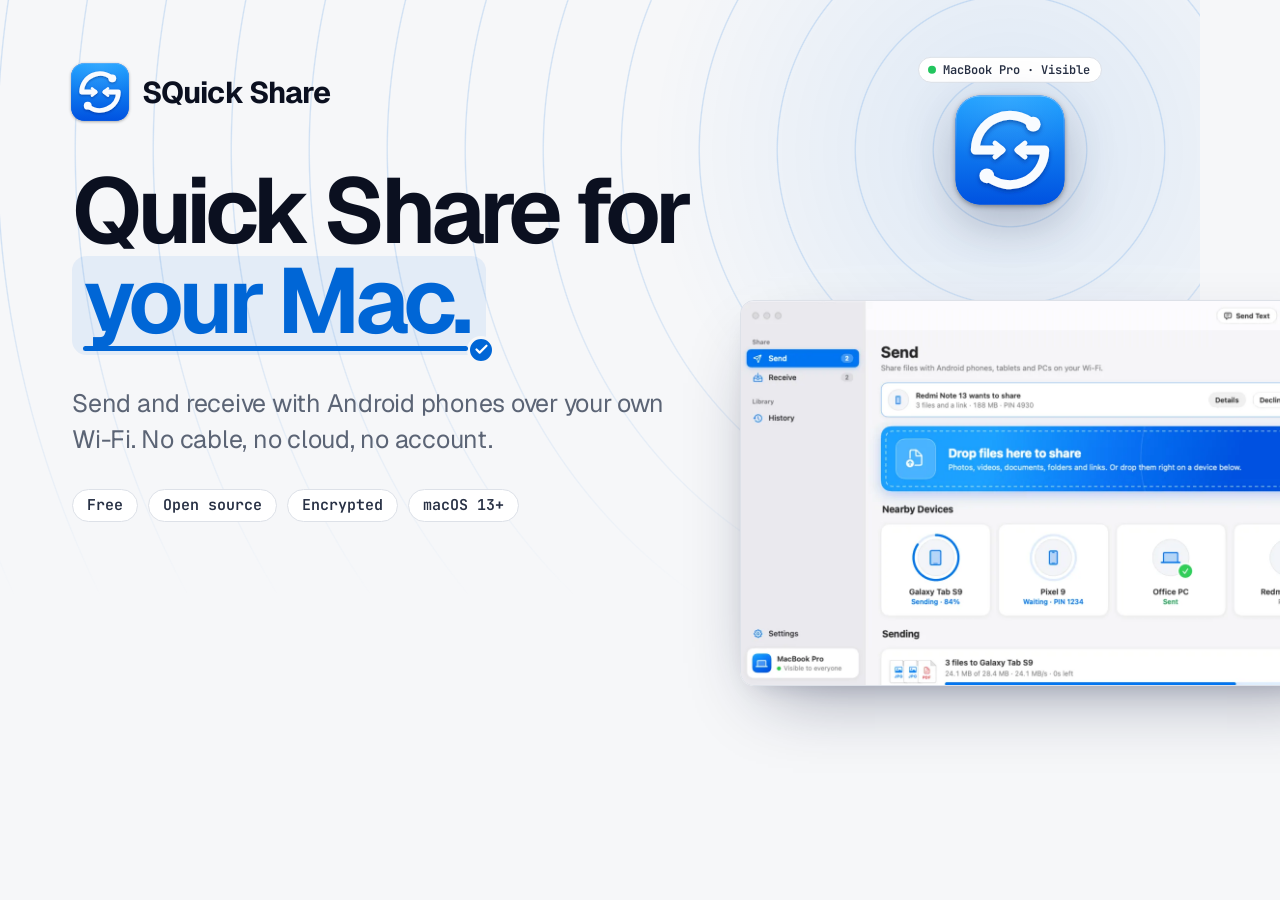
<file: scripts/website-og.html>
<!doctype html>
<!-- The share image (website/assets/og.png), 1200 × 630. Render it with:
     node scripts/website-og.mjs   (needs Playwright; see website/README.md) -->
<html lang="en">
  <head>
    <meta charset="utf-8" />
    <style>
      @font-face {
        font-family: "Geist";
        src: url("../website/assets/fonts/geist-latin.woff2") format("woff2-variations");
        font-weight: 100 900;
      }
      @font-face {
        font-family: "JetBrains Mono";
        src: url("../website/assets/fonts/jetbrains-mono-latin.woff2") format("woff2-variations");
        font-weight: 100 800;
      }
      * {
        box-sizing: border-box;
      }
      body {
        margin: 0;
        width: 1200px;
        height: 630px;
        overflow: hidden;
        position: relative;
        background: #f6f7f9;
        color: #0b1020;
        font-family: "Geist", sans-serif;
      }
      .rings {
        position: absolute;
        inset: 0;
        background:
          repeating-radial-gradient(
            circle at 1010px 150px,
            transparent 0,
            transparent 75.5px,
            rgb(0 102 214 / 0.16) 76.75px,
            transparent 78px
          ),
          radial-gradient(circle at 1010px 150px, rgb(0 102 214 / 0.1), transparent 360px);
        -webkit-mask-image: linear-gradient(to bottom, #000 40%, transparent 95%);
      }
      .copy {
        position: absolute;
        left: 72px;
        top: 64px;
        width: 620px;
      }
      .brand {
        display: flex;
        align-items: center;
        gap: 14px;
        font-weight: 700;
        font-size: 30px;
        letter-spacing: -0.03em;
      }
      .brand img {
        width: 72px;
        height: 72px;
        margin: -8px;
      }
      h1 {
        margin: 46px 0 0;
        font-weight: 650;
        font-size: 92px;
        line-height: 0.98;
        letter-spacing: -0.055em;
      }
      .sel {
        position: relative;
        display: inline-block;
        padding: 0 0.2em 0.09em 0.12em;
        border-radius: 0.16em;
        background: rgb(0 102 214 / 0.08);
        color: #0066d6;
        white-space: nowrap;
      }
      .sel::after {
        content: "";
        position: absolute;
        left: 0.12em;
        right: 0.2em;
        bottom: 0.035em;
        height: 5px;
        border-radius: 99px;
        background: #0066d6;
      }
      .sel i {
        position: absolute;
        right: -0.1em;
        bottom: -0.1em;
        display: grid;
        place-items: center;
        width: 28px;
        height: 28px;
        border: 3px solid #f6f7f9;
        border-radius: 50%;
        background: #0066d6;
      }
      .sel i svg {
        width: 15px;
        height: 15px;
      }
      p {
        margin: 30px 0 0;
        color: #5b6475;
        font-size: 25px;
        line-height: 1.45;
        letter-spacing: -0.01em;
      }
      .chips {
        display: flex;
        gap: 10px;
        margin-top: 32px;
      }
      .chips span {
        padding: 8px 14px;
        border: 1px solid #dde1e8;
        border-radius: 999px;
        background: #fff;
        color: #273044;
        font: 600 15px/1 "JetBrains Mono", monospace;
      }
      .mac {
        position: absolute;
        left: 942px;
        top: 82px;
        width: 136px;
        filter: drop-shadow(0 18px 24px rgb(15 25 60 / 0.25));
      }
      .tag {
        position: absolute;
        left: 1010px;
        top: 70px;
        translate: -50% -50%;
        display: flex;
        align-items: center;
        gap: 7px;
        padding: 5px 11px 5px 9px;
        border: 1px solid #dde1e8;
        border-radius: 999px;
        background: #fff;
        color: #273044;
        font: 600 12px/1.2 "JetBrains Mono", monospace;
        white-space: nowrap;
      }
      .tag b {
        width: 8px;
        height: 8px;
        border-radius: 50%;
        background: #22c55e;
      }
      .shot {
        position: absolute;
        left: 740px;
        top: 300px;
        width: 620px;
        border: 1px solid #dde1e8;
        border-radius: 14px;
        overflow: hidden;
        box-shadow:
          0 30px 70px -28px rgb(15 25 60 / 0.45),
          0 10px 24px -16px rgb(15 25 60 / 0.25);
      }
      .shot img {
        display: block;
        width: 100%;
      }
    </style>
  </head>
  <body>
    <div class="rings"></div>
    <div class="tag"><b></b>MacBook Pro · Visible</div>
    <img class="mac" src="../website/assets/icon.svg" alt="" />
    <div class="shot"><img src="../website/assets/shots/hero-light-1280.webp" alt="" /></div>
    <div class="copy">
      <div class="brand"><img src="../website/assets/icon.svg" alt="" />SQuick Share</div>
      <h1>
        Quick Share for
        <span class="sel"
          >your&nbsp;Mac.<i
            ><svg viewBox="0 0 24 24" fill="none" stroke="#fff" stroke-width="3.5" stroke-linecap="round" stroke-linejoin="round">
              <path d="M20 6 9 17l-5-5" /></svg></i
        ></span>
      </h1>
      <p>Send and receive with Android phones over your own Wi-Fi. No cable, no cloud, no account.</p>
      <div class="chips"><span>Free</span><span>Open source</span><span>Encrypted</span><span>macOS 13+</span></div>
    </div>
  </body>
</html>
</file>
<file: website/css/site.css>
/* SQuick Share — the product site.
   The page is your Mac, visible to the devices around it: discovery rings
   behind the hero, an Android phone sharing with a Mac, section labels as
   the menu bar icon's states, headings filled in like a transfer, and a
   step-by-step guide with real screenshots on the Mac's screen. Type is
   Geist (text and headings) with JetBrains Mono for data; both are served
   from the site. */

@font-face {
  font-family: "Geist";
  src: url("../assets/fonts/geist-latin.woff2") format("woff2-variations");
  font-weight: 100 900;
  font-display: swap;
}
@font-face {
  font-family: "JetBrains Mono";
  src: url("../assets/fonts/jetbrains-mono-latin.woff2") format("woff2-variations");
  font-weight: 100 800;
  font-display: swap;
}

/* ---------------------------------------------------------------- tokens */
:root {
  --sans: "Geist", system-ui, -apple-system, "Segoe UI", sans-serif;
  --mono: "JetBrains Mono", ui-monospace, "SF Mono", Menlo, Consolas, monospace;
  --pad: clamp(20px, 3.2vw, 40px);
  --ease: cubic-bezier(0.2, 0.7, 0.2, 1);
  --r: 12px;
  /* "Visible" in the app: the green of its status dot. */
  --live: #22c55e;

  color-scheme: light;
  --page: #f6f7f9;
  --panel: #ffffff;
  --panel-2: #eef0f4;
  --ink: #0b1020;
  --ink-2: #273044;
  --muted: #5b6475;
  --faint: #8a92a3;
  --line: #dde1e8;
  --line-2: #e8ebf0;
  /* The app's blue (#0074f0), one step deeper so white text on it and it
     on every surface pass WCAG AA. */
  --grid: rgb(0 102 214 / 0.07);
  --accent: #0066d6;
  --accent-hover: #0058c2;
  --accent-ink: #ffffff;
  --accent-soft: rgb(0 102 214 / 0.08);
  --shadow: 0 30px 70px -28px rgb(15 25 60 / 0.35), 0 10px 24px -16px rgb(15 25 60 / 0.2);
  --shadow-sm: 0 8px 24px -14px rgb(15 25 60 / 0.3);

  /* The phone's and the PC's screens (drawings, not screenshots). */
  --ui-bg: #f2f4f8;
  --ui-card: #ffffff;
  --ui-ink: #0b1020;
  --ui-muted: #5b6475;
  --ui-line: #e1e5ec;
  --ui-chip: #e7eefb;
  --wall: linear-gradient(135deg, #b9c8ff, #d6c6ff 55%, #f2c8e6);
  /* The MacBook: silver aluminium. */
  --mb-rim: #c9ccd2;
  --bar: #eceef2;
  --bar-ink: #10131a;
}

:root[data-theme="dark"] {
  color-scheme: dark;
  --page: #090c13;
  --panel: #10141e;
  --panel-2: #151a26;
  --ink: #e9edf5;
  --ink-2: #c4cad6;
  --muted: #98a0b0;
  --faint: #6c7486;
  --line: #222938;
  --line-2: #1a2030;
  --grid: rgb(48 150 255 / 0.07);
  --accent: #3096ff;
  --accent-hover: #5aabff;
  --accent-ink: #090c13;
  --accent-soft: rgb(48 150 255 / 0.13);
  --shadow: 0 30px 70px -28px rgb(0 0 0 / 0.8), 0 10px 24px -16px rgb(0 0 0 / 0.6);
  --shadow-sm: 0 8px 24px -14px rgb(0 0 0 / 0.7);
  --ui-bg: #11161f;
  --ui-card: #1a2130;
  --ui-ink: #e9edf5;
  --ui-muted: #98a0b0;
  --ui-line: #262e3f;
  --ui-chip: #1f2b42;
  --wall: linear-gradient(135deg, #1c2a5c, #2b1f55 55%, #40204b);
  /* The MacBook: space black aluminium. */
  --mb-rim: #3a3c41;
  --bar: #17181d;
  --bar-ink: #eef1f7;
}

/* Without scripts, follow the system. */
@media (prefers-color-scheme: dark) {
  :root:not([data-theme]) {
    color-scheme: dark;
    --page: #090c13;
    --panel: #10141e;
    --panel-2: #151a26;
    --ink: #e9edf5;
    --ink-2: #c4cad6;
    --muted: #98a0b0;
    --faint: #6c7486;
    --line: #222938;
    --line-2: #1a2030;
    --grid: rgb(48 150 255 / 0.07);
    --accent: #3096ff;
    --accent-hover: #5aabff;
    --accent-ink: #090c13;
    --accent-soft: rgb(48 150 255 / 0.13);
    --shadow: 0 30px 70px -28px rgb(0 0 0 / 0.8), 0 10px 24px -16px rgb(0 0 0 / 0.6);
    --shadow-sm: 0 8px 24px -14px rgb(0 0 0 / 0.7);
    --ui-bg: #11161f;
    --ui-card: #1a2130;
    --ui-ink: #e9edf5;
    --ui-muted: #98a0b0;
    --ui-line: #262e3f;
    --ui-chip: #1f2b42;
    --wall: linear-gradient(135deg, #1c2a5c, #2b1f55 55%, #40204b);
    /* The MacBook: space black aluminium. */
    --mb-rim: #3a3c41;
    --bar: #17181d;
    --bar-ink: #eef1f7;
  }
}

/* Light and dark versions of a picture or an icon. */
.only-dark {
  display: none !important;
}
:root[data-theme="dark"] .only-dark {
  display: block !important;
}
:root[data-theme="dark"] .only-light {
  display: none !important;
}
@media (prefers-color-scheme: dark) {
  :root:not([data-theme]) .only-dark {
    display: block !important;
  }
  :root:not([data-theme]) .only-light {
    display: none !important;
  }
}

/* ------------------------------------------------------------------ base */
*,
*::before,
*::after {
  box-sizing: border-box;
}
html {
  scroll-behavior: smooth;
  scroll-padding-top: 96px;
  -webkit-text-size-adjust: 100%;
}
body {
  margin: 0;
  background: var(--page);
  color: var(--ink);
  font: 400 16.5px/1.6 var(--sans);
  -webkit-font-smoothing: antialiased;
  text-rendering: optimizeLegibility;
  overflow-x: hidden;
}
img {
  display: block;
  max-width: 100%;
  height: auto;
}
a {
  color: inherit;
}
svg {
  flex: none;
}
[hidden] {
  display: none !important;
}
code {
  font-family: var(--mono);
  font-size: 0.86em;
  padding: 0.12em 0.4em;
  border-radius: 6px;
  background: var(--accent-soft);
  color: var(--ink);
}
::selection {
  background: var(--accent);
  color: var(--accent-ink);
}
:focus-visible {
  outline: 2px solid var(--accent);
  outline-offset: 3px;
}
.sprite {
  position: absolute;
  width: 0;
  height: 0;
  overflow: hidden;
}
.sr-only {
  position: absolute;
  width: 1px;
  height: 1px;
  margin: -1px;
  padding: 0;
  overflow: hidden;
  clip: rect(0 0 0 0);
  white-space: nowrap;
  border: 0;
}
.skip {
  position: absolute;
  left: 12px;
  top: -60px;
  z-index: 100;
  padding: 10px 14px;
  border-radius: 10px;
  background: var(--ink);
  color: var(--page);
  font: 600 14px var(--sans);
  text-decoration: none;
}
.skip:focus {
  top: 12px;
}
.wrap {
  width: 100%;
  max-width: 1240px;
  margin: 0 auto;
  padding: 0 var(--pad);
}
.display {
  margin: 0;
  font-weight: 650;
  font-size: clamp(34px, 4.6vw, 64px);
  line-height: 1.02;
  letter-spacing: -0.045em;
  text-wrap: balance;
}

/* The version, as a chip. */
.tag {
  display: inline-flex;
  align-items: center;
  padding: 3px 8px;
  border: 1px solid color-mix(in srgb, var(--accent) 35%, transparent);
  border-radius: 7px;
  background: var(--accent-soft);
  color: var(--accent-hover);
  font: 600 12.5px/1.3 var(--mono);
}
.tag--lg {
  padding: 6px 12px;
  border-radius: 10px;
  font-size: clamp(15px, 1.6vw, 20px);
  letter-spacing: 0;
  vertical-align: 0.35em;
}

/* A section's label: its glyph (one of the menu bar icon's), its name, a note. */
.eyebrow {
  display: flex;
  flex-wrap: wrap;
  align-items: center;
  gap: 10px;
  margin: 0 0 22px;
  font-size: 14.5px;
}
.eyebrow__ref {
  position: relative;
  display: inline-grid;
  place-items: center;
  width: 32px;
  height: 32px;
  border: 1px solid var(--line);
  border-radius: 10px;
  background: var(--panel);
  color: var(--accent);
}
.eyebrow__ref svg {
  width: 17px;
  height: 17px;
}
.eyebrow__name {
  font-weight: 600;
}
.eyebrow__meta {
  color: var(--muted);
}
.eyebrow__meta::before {
  content: "·";
  margin-right: 10px;
  color: var(--faint);
}

/* -------------------------------------------------------------- buttons */
.btn {
  display: inline-flex;
  align-items: center;
  justify-content: center;
  gap: 10px;
  min-height: 50px;
  padding: 0 22px;
  border: 1px solid var(--line);
  border-radius: var(--r);
  background: var(--panel);
  color: var(--ink);
  font: 600 15px/1 var(--sans);
  letter-spacing: -0.01em;
  text-decoration: none;
  cursor: pointer;
  box-shadow: 0 1px 2px rgb(15 25 60 / 0.06);
  transition:
    background 0.2s,
    border-color 0.2s,
    color 0.2s,
    box-shadow 0.2s,
    transform 0.2s var(--ease);
}
.btn svg {
  width: 18px;
  height: 18px;
}
.btn:hover {
  border-color: var(--faint);
  transform: translateY(-1px);
}
.btn--primary {
  border-color: var(--accent);
  background: var(--accent);
  color: var(--accent-ink);
  box-shadow: 0 12px 26px -12px color-mix(in srgb, var(--accent) 80%, transparent);
}
.btn--primary:hover {
  border-color: var(--accent-hover);
  background: var(--accent-hover);
}
.btn--sm {
  min-height: 40px;
  padding: 0 16px;
  border-radius: 10px;
  font-size: 14px;
}
.btn--sm svg {
  width: 16px;
  height: 16px;
}
.btn small {
  font: 500 12px/1 var(--mono);
  opacity: 0.8;
}
.icon-btn {
  display: grid;
  place-items: center;
  width: 40px;
  height: 40px;
  border: 1px solid transparent;
  border-radius: 10px;
  background: transparent;
  color: var(--ink-2);
  cursor: pointer;
  transition:
    background 0.15s,
    border-color 0.15s;
}
.icon-btn svg {
  width: 19px;
  height: 19px;
}
.icon-btn:hover {
  border-color: var(--line);
  background: var(--panel);
  color: var(--ink);
}

/* ------------------------------------------------------- floating header */
.nav {
  position: sticky;
  top: 12px;
  z-index: 50;
  padding: 12px 12px 0;
  margin-bottom: -72px;
  pointer-events: none;
}
.nav__bar {
  position: relative;
  display: flex;
  align-items: center;
  gap: 10px;
  max-width: 1216px;
  height: 60px;
  margin: 0 auto;
  padding: 0 10px 0 12px;
  border: 1px solid var(--line);
  border-radius: 16px;
  background: color-mix(in srgb, var(--panel) 80%, transparent);
  backdrop-filter: saturate(160%) blur(16px);
  -webkit-backdrop-filter: saturate(160%) blur(16px);
  box-shadow: var(--shadow-sm);
  pointer-events: auto;
}
.nav__brand {
  display: flex;
  align-items: center;
  gap: 8px;
  margin-right: 14px;
  font-weight: 700;
  font-size: 18px;
  letter-spacing: -0.03em;
  text-decoration: none;
  white-space: nowrap;
}
.nav__brand img {
  margin: -3px -2px;
}
.nav__links {
  display: flex;
  align-items: center;
  gap: 2px;
  flex: 1;
}
.nav__links a {
  display: inline-flex;
  align-items: center;
  gap: 4px;
  padding: 8px 12px;
  border-radius: 9px;
  color: var(--muted);
  font-size: 14.5px;
  font-weight: 500;
  text-decoration: none;
  white-space: nowrap;
  transition:
    background 0.15s,
    color 0.15s;
}
.nav__links a svg {
  width: 13px;
  height: 13px;
}
.nav__links a:hover {
  background: var(--panel-2);
  color: var(--ink);
}
.nav__links a.is-on {
  background: var(--accent-soft);
  color: var(--accent-hover);
}
.nav__tools {
  display: flex;
  align-items: center;
  gap: 4px;
}
.nav__menu {
  display: none;
}
.nav__get {
  margin-left: 6px;
}
/* How far down the page, along the bar's bottom edge: a transfer's progress. */
.nav__progress {
  position: absolute;
  left: 16px;
  right: 16px;
  bottom: -1px;
  height: 2px;
  border-radius: 2px;
  background: linear-gradient(90deg, #67e8f9, #3b82f6 45%, var(--accent));
  transform-origin: 0 50%;
  transform: scaleX(var(--p, 0));
}

/* The header's status chip: like the menu bar icon, it says what is going
   on, here the section in view. */
.namebox {
  display: inline-flex;
  align-items: center;
  gap: 8px;
  margin-right: 14px;
  padding: 4px 11px 4px 4px;
  border: 1px solid var(--line);
  border-radius: 999px;
  background: var(--panel);
  color: var(--muted);
  font-size: 13px;
  font-weight: 500;
  white-space: nowrap;
  overflow: hidden;
}
.namebox b {
  display: grid;
  place-items: center;
  width: 24px;
  height: 24px;
  border-radius: 50%;
  background: var(--accent-soft);
  color: var(--accent);
}
.namebox b svg {
  width: 14px;
  height: 14px;
}
.namebox.is-swap > * {
  animation: namebox-in 0.45s var(--ease) both;
}
.namebox.is-swap > span {
  animation-delay: 0.06s;
}
@keyframes namebox-in {
  from {
    opacity: 0;
    transform: translateY(80%);
  }
}
html:not(.js) .namebox {
  display: none;
}

/* The sections as the app's sidebar (wide screens, after the hero). */
.rail {
  display: none;
}
@media (min-width: 1440px) {
  .rail {
    position: fixed;
    left: 18px;
    top: 50%;
    z-index: 40;
    display: flex;
    flex-direction: column;
    gap: 2px;
    padding: 6px;
    translate: 0 -50%;
    border: 1px solid var(--line);
    border-radius: 16px;
    background: color-mix(in srgb, var(--panel) 85%, transparent);
    backdrop-filter: blur(10px);
    -webkit-backdrop-filter: blur(10px);
    box-shadow: var(--shadow-sm);
    opacity: 0;
    visibility: hidden;
    transition:
      opacity 0.3s,
      visibility 0.3s;
  }
  .rail.is-shown {
    opacity: 1;
    visibility: visible;
  }
  .rail a {
    position: relative;
    display: grid;
    place-items: center;
    width: 36px;
    height: 36px;
    border-radius: 10px;
    color: var(--muted);
    text-decoration: none;
    transition:
      background 0.15s,
      color 0.15s;
  }
  .rail a svg {
    width: 18px;
    height: 18px;
  }
  .rail a:hover {
    background: var(--panel-2);
    color: var(--ink);
  }
  .rail a.is-on {
    background: var(--accent);
    color: var(--accent-ink);
  }
  .rail a b {
    position: absolute;
    left: calc(100% + 12px);
    padding: 6px 10px;
    border: 1px solid var(--line);
    border-radius: 8px;
    background: var(--panel);
    color: var(--ink);
    font: 600 13px/1 var(--sans);
    white-space: nowrap;
    box-shadow: var(--shadow-sm);
    opacity: 0;
    pointer-events: none;
    transition: opacity 0.15s;
  }
  .rail a:hover b,
  .rail a:focus-visible b {
    opacity: 1;
  }
}

/* ----------------------------------------------------------------- hero */
/* The field: discovery rings around the headline, fading out downward. */
.field {
  --cx: 50%;
  --cy: 330px;
  --step: 78px;
  position: relative;
  overflow: hidden;
  padding: 128px var(--pad) 0;
}
.field__rings {
  position: absolute;
  inset: 0;
  pointer-events: none;
  -webkit-mask-image: linear-gradient(to bottom, #000 45%, transparent 85%);
  mask-image: linear-gradient(to bottom, #000 45%, transparent 85%);
}
.field__rings {
  background:
    repeating-radial-gradient(
      circle at var(--cx) var(--cy),
      transparent 0,
      transparent calc(var(--step) - 2.5px),
      color-mix(in srgb, var(--accent) 16%, transparent) calc(var(--step) - 1.25px),
      transparent var(--step)
    ),
    radial-gradient(circle at var(--cx) var(--cy), var(--accent-soft), transparent 34%);
  -webkit-mask-image:
    linear-gradient(to bottom, #000 45%, transparent 85%),
    radial-gradient(circle at var(--cx) var(--cy), #000 25%, rgb(0 0 0 / 0.45) 70%);
  -webkit-mask-composite: source-in;
  mask-image:
    linear-gradient(to bottom, #000 45%, transparent 85%),
    radial-gradient(circle at var(--cx) var(--cy), #000 25%, rgb(0 0 0 / 0.45) 70%);
  mask-composite: intersect;
}

.hero__copy {
  position: relative;
  z-index: 1;
  display: flex;
  flex-direction: column;
  align-items: center;
  max-width: 980px;
  margin: 0 auto;
  text-align: center;
}
.hero__chip {
  display: inline-flex;
  align-items: center;
  gap: 10px;
  margin: 0;
  padding: 5px 14px 5px 5px;
  border: 1px solid var(--line);
  border-radius: 999px;
  background: var(--panel);
  color: var(--muted);
  font-size: 14px;
  box-shadow: 0 1px 2px rgb(15 25 60 / 0.05);
}
.hero__chip .tag {
  border-radius: 999px;
}
.hero__title {
  margin: 26px 0 0;
  font-weight: 650;
  font-size: clamp(44px, 6.6vw, 96px);
  line-height: 0.98;
  letter-spacing: -0.055em;
  text-wrap: balance;
}
/* "your Mac." as a transfer: a soft capsule, a progress bar that fills
   along its foot, and a check where it ends. */
.sel {
  position: relative;
  display: inline-block;
  padding: 0 0.2em 0.09em 0.12em;
  border-radius: 0.16em;
  color: var(--accent);
  background: var(--accent-soft);
  white-space: nowrap;
}
.sel::after {
  content: "";
  position: absolute;
  left: 0.12em;
  right: 0.2em;
  bottom: 0.035em;
  height: max(4px, 0.055em);
  border-radius: 99px;
  background: var(--accent);
  transform-origin: 0 50%;
}
.sel__done {
  position: absolute;
  right: -0.1em;
  bottom: -0.1em;
  display: grid;
  place-items: center;
  width: max(20px, 0.28em);
  height: max(20px, 0.28em);
  border: 3px solid var(--page);
  border-radius: 50%;
  background: var(--accent);
}
.sel__done::before {
  content: "";
  width: 58%;
  height: 58%;
  background: var(--accent-ink);
  -webkit-mask: url("data:image/svg+xml,%3Csvg xmlns='http://www.w3.org/2000/svg' viewBox='0 0 24 24' fill='none' stroke='%23000' stroke-width='3.5' stroke-linecap='round' stroke-linejoin='round'%3E%3Cpath d='M20 6 9 17l-5-5'/%3E%3C/svg%3E")
    center / contain no-repeat;
  mask: url("data:image/svg+xml,%3Csvg xmlns='http://www.w3.org/2000/svg' viewBox='0 0 24 24' fill='none' stroke='%23000' stroke-width='3.5' stroke-linecap='round' stroke-linejoin='round'%3E%3Cpath d='M20 6 9 17l-5-5'/%3E%3C/svg%3E")
    center / contain no-repeat;
}
.js .hero__title.reveal .sel {
  clip-path: inset(-12px 100% -12px -12px);
  transition: clip-path 0.7s var(--ease) 0.35s;
}
.js .hero__title.reveal .sel::after {
  transform: scaleX(0);
  transition: transform 1.1s cubic-bezier(0.5, 0, 0.2, 1) 0.7s;
}
.js .hero__title.reveal .sel__done {
  scale: 0;
  transition: scale 0.45s cubic-bezier(0.3, 1.6, 0.5, 1) 1.8s;
}
.js .hero__title.reveal.in .sel {
  clip-path: inset(-12px -24px -24px -12px);
}
.js .hero__title.reveal.in .sel::after {
  transform: none;
}
.js .hero__title.reveal.in .sel__done {
  scale: 1;
}
.hero__lead {
  max-width: 640px;
  margin: 24px 0 0;
  color: var(--muted);
  font-size: clamp(17px, 1.4vw, 19.5px);
  line-height: 1.6;
}
.hero__actions {
  display: flex;
  flex-wrap: wrap;
  justify-content: center;
  gap: 12px;
  margin-top: 32px;
}
.hero__note {
  display: flex;
  flex-wrap: wrap;
  justify-content: center;
  gap: 4px 16px;
  margin: 18px 0 0;
  color: var(--muted);
  font-size: 14px;
}
.hero__note a {
  color: var(--ink-2);
  font-weight: 500;
  text-underline-offset: 4px;
}

/* The stage: an Android phone on the left sharing with a Mac on the right,
   both cut off by the ticker below, as if standing behind it. */
.stage {
  position: relative;
  z-index: 1;
  max-width: 1180px;
  aspect-ratio: 1180 / 553;
  margin: clamp(36px, 4.4vw, 56px) auto 0;
  clip-path: inset(-300px -60vw 0 -60vw);
}
.stage__mac {
  position: absolute;
  top: 0;
  right: 0;
  width: 70%;
}
.stage__phone {
  position: absolute;
  top: 5%;
  left: 3%;
  z-index: 2;
  width: 24%;
}
.js .stage__mac.reveal {
  transition-delay: 0.2s;
}
.js .stage__phone.reveal {
  transition-delay: 0.38s;
}

/* -------------------------------------------------------- the devices */
/* A laptop (the Windows PC): the lid with its screen. */
.laptop {
  position: relative;
}
.laptop__lid {
  position: relative;
  padding: 2.3% 2.3% 2.9%;
  border-radius: clamp(10px, 1.7vw, 22px) clamp(10px, 1.7vw, 22px) clamp(6px, 0.8vw, 10px)
    clamp(6px, 0.8vw, 10px);
  background: #0c0e13;
  box-shadow:
    inset 0 0 0 1.5px #2e333d,
    var(--shadow);
}
.laptop__lid::before {
  content: "";
  position: absolute;
  top: 0.9%;
  left: 50%;
  width: 0.7%;
  aspect-ratio: 1;
  border-radius: 50%;
  background: #262a33;
  translate: -50% 0;
}
.laptop__screen {
  position: relative;
  display: block;
  width: 100%;
  aspect-ratio: 16 / 10;
  padding: 0;
  border: 0;
  border-radius: clamp(3px, 0.4vw, 6px);
  background: #000;
  overflow: hidden;
}
button.laptop__screen {
  cursor: zoom-in;
}
.slide .laptop__screen {
  container-type: inline-size;
}
.laptop__screen img {
  width: 100%;
  height: 100%;
  object-fit: cover;
  object-position: 0 0;
}

/* A MacBook Pro, front on: the aluminium edge of the lid around a black
   glass bezel, the notch with its camera, the display with rounded top
   corners. The aluminium edge is silver in light, space black in dark. The display is 3024 × 1964, like the 14-inch model's:
   below the menu bar and the notch, the app fills it, as in full screen. */
.macbook {
  position: relative;
}
.macbook__lid {
  position: relative;
  padding: 1.5% 1.5% 2%;
  border-radius: 3.3% 3.3% 0 0 / 5% 5% 0 0;
  background: #050506;
  box-shadow:
    0 0 0 1.5px var(--mb-rim),
    0 0 0 2.5px rgb(0 0 0 / 0.1),
    inset 0 0 0 1px rgb(255 255 255 / 0.07),
    var(--shadow);
}
.macbook__screen {
  container-type: inline-size;
  position: relative;
  aspect-ratio: 3024 / 1964;
  border-radius: 1.2% 1.2% 0 0 / 1.85% 1.85% 0 0;
  background: var(--bar);
  overflow: hidden;
}
/* A faint reflection on the glass. */
.macbook__screen::after {
  content: "";
  position: absolute;
  inset: 0;
  z-index: 4;
  background: linear-gradient(118deg, rgb(255 255 255 / 0.08), rgb(255 255 255 / 0.02) 38%, transparent 38.2%);
  pointer-events: none;
}
/* The notch: as tall as the menu bar, with its camera lens, and small
   curves where it meets the bezel. */
.macbook__notch {
  position: absolute;
  top: 0;
  left: 50%;
  z-index: 3;
  width: 12.2%;
  height: 3.9%;
  border-radius: 0 0 1cqw 1cqw;
  background: #050506;
  translate: -50% 0;
}
.macbook__notch::before,
.macbook__notch::after {
  content: "";
  position: absolute;
  top: 0;
  width: 0.7cqw;
  height: 0.7cqw;
}
.macbook__notch::before {
  left: -0.7cqw;
  background: radial-gradient(circle at 0 100%, transparent 0.68cqw, #050506 0.7cqw);
}
.macbook__notch::after {
  right: -0.7cqw;
  background: radial-gradient(circle at 100% 100%, transparent 0.68cqw, #050506 0.7cqw);
}
.macbook__notch i {
  position: absolute;
  top: 50%;
  left: 50%;
  width: 0.8cqw;
  aspect-ratio: 1;
  border-radius: 50%;
  background: radial-gradient(circle at 35% 35%, #34476b, #0a0d14 62%);
  box-shadow: 0 0 0 0.16cqw #111319;
  translate: -50% -50%;
}
/* The menu bar, wrapping the notch: the app's menus on the left, the
   menu bar icons (SQuick Share's among them) on the right. */
.macbook__menubar {
  position: absolute;
  top: 0;
  right: 0;
  left: 0;
  z-index: 2;
  display: flex;
  align-items: center;
  gap: 1.6cqw;
  height: 3.9%;
  padding: 0 1.5cqw 0 2cqw;
  background: var(--bar);
  color: var(--bar-ink);
  font: 500 1.12cqw/1 var(--sans);
  white-space: nowrap;
}
.macbook__menubar b {
  font-weight: 700;
}
.macbook__menubar em {
  display: flex;
  align-items: center;
  gap: 1.3cqw;
  margin-left: auto;
  font-style: normal;
}
.macbook__menubar svg {
  width: 1.4cqw;
  height: 1.4cqw;
}
.macbook__menubar .macbook__battery {
  width: 1.9cqw;
}
/* The app, full screen: everything below the menu bar. */
.macbook__win {
  container-type: inline-size;
  position: absolute;
  top: 3.9%;
  right: 0;
  bottom: 0;
  left: 0;
  z-index: 1;
  display: block;
  padding: 0;
  border: 0;
  background: #000;
  overflow: hidden;
  cursor: zoom-in;
  box-shadow: 0 -1px 0 rgb(0 0 0 / 0.1);
}
.macbook__win img {
  width: 100%;
  height: 100%;
  object-fit: cover;
  object-position: 50% 0;
}
/* An Android phone, framed in the app's blue. Its screen is a drawing,
   sized with the phone (cqw), and follows the theme. */
.phone {
  container-type: inline-size;
  position: relative;
  aspect-ratio: 9 / 19;
  padding: 1.1%;
  border-radius: 14.5% / 6.9%;
  background: linear-gradient(150deg, #6dbaff, #0a62e8 42%, #0a3fa6);
  box-shadow:
    inset 0 0 0 1px rgb(255 255 255 / 0.45),
    var(--shadow);
}
/* The power and volume buttons, on the right edge. */
.phone::before,
.phone::after {
  content: "";
  position: absolute;
  right: -0.9%;
  width: 1.1%;
  border-radius: 0 3px 3px 0;
  background: linear-gradient(90deg, #0a4fc4, #3d8eff);
}
.phone::before {
  top: 21%;
  height: 6%;
}
.phone::after {
  top: 30%;
  height: 11%;
}
.phone__screen {
  position: relative;
  height: 100%;
  border: 1.1cqw solid #06080c;
  border-radius: 13.6% / 6.4%;
  background: var(--ui-bg);
  color: var(--ui-ink);
  overflow: hidden;
}
.phone__bar {
  display: flex;
  align-items: center;
  justify-content: space-between;
  padding: 4.4cqw 7cqw 0;
  font: 600 4.2cqw/1 var(--sans);
}
.phone__cam {
  position: absolute;
  top: 3.6cqw;
  left: 50%;
  width: 4cqw;
  height: 4cqw;
  border-radius: 50%;
  background: #06080c;
  translate: -50% 0;
}
.phone__sys {
  display: flex;
  gap: 1.2cqw;
}
.phone__sys svg {
  width: 4.2cqw;
  height: 4.2cqw;
}

/* The Quick Share screens drawn on the phone and the PC. */
.qs {
  display: flex;
  flex-direction: column;
  padding: 0 6cqw;
}
.qs p {
  margin: 0;
}
.qs__title {
  margin: 8cqw 0 3cqw !important;
  font: 650 8.6cqw/1.05 var(--sans);
  letter-spacing: -0.035em;
}
.qs__label {
  margin: 4.5cqw 0 2.6cqw !important;
  color: var(--ui-muted);
  font: 600 3.8cqw/1.2 var(--sans);
}
.qs__card {
  display: flex;
  align-items: center;
  gap: 4cqw;
  padding: 4cqw;
  border-radius: 5cqw;
  background: var(--ui-card);
}
.qs__thumbs {
  display: flex;
}
.qs__thumbs i,
.pc__file i {
  display: grid;
  place-items: center;
  width: 9cqw;
  height: 11cqw;
  border-radius: 2cqw;
  box-shadow: 0 0 0 0.8cqw var(--ui-card);
}
.qs__thumbs i + i {
  margin-left: -2.6cqw;
}
.qs__thumbs svg {
  width: 4.8cqw;
  height: 4.8cqw;
}
.t-img {
  background: #e3eeff;
  color: #1f6fe5;
}
.t-vid {
  background: #efe6ff;
  color: #7c4ddb;
}
.t-doc {
  background: #ffe8e6;
  color: #d93a3f;
}
.t-url {
  background: #e3f3f4;
  color: #138a93;
}
.t-dir {
  background: #fff1cf;
  color: #b07a00;
}
:root[data-theme="dark"] :is(.t-img, .t-vid, .t-doc, .t-url, .t-dir) {
  filter: brightness(0.82) saturate(1.15);
}
.qs__what {
  display: flex;
  flex-direction: column;
  min-width: 0;
}
.qs__what b {
  font: 600 4.2cqw/1.25 var(--sans);
}
.qs__what small {
  color: var(--ui-muted);
  font: 500 3.6cqw/1.3 var(--mono);
}
.qs__devices {
  display: grid;
  grid-template-columns: repeat(3, minmax(0, 1fr));
  gap: 2cqw;
  padding: 5.5cqw 3cqw 5cqw;
  border-radius: 6cqw;
  background: var(--ui-card);
}
.qs__dev {
  display: flex;
  flex-direction: column;
  align-items: center;
  gap: 1.4cqw;
  min-width: 0;
  text-align: center;
}
.qs__dev > i {
  position: relative;
  display: grid;
  place-items: center;
  width: 15cqw;
  height: 15cqw;
  margin-bottom: 1.2cqw;
  border-radius: 50%;
  background: var(--ui-chip);
  color: var(--accent);
}
.qs__dev > i > svg {
  width: 7cqw;
  height: 7cqw;
}
.qs__dev.is-on > i {
  background: var(--accent);
  color: var(--accent-ink);
  box-shadow: 0 0 0 1.4cqw var(--accent-soft);
}
.qs__dev em {
  position: absolute;
  right: -1.2cqw;
  bottom: -1.2cqw;
  display: grid;
  place-items: center;
  width: 6.4cqw;
  height: 6.4cqw;
  border: 0.9cqw solid var(--ui-card);
  border-radius: 50%;
  background: var(--live);
  color: #fff;
}
.qs__dev em svg {
  width: 3.4cqw;
  height: 3.4cqw;
}
.qs__dev b {
  max-width: 100%;
  overflow: hidden;
  text-overflow: ellipsis;
  white-space: nowrap;
  font: 600 3.5cqw/1.2 var(--sans);
}
.qs__dev small {
  color: var(--ui-muted);
  font: 500 3.1cqw/1.2 var(--sans);
}
.qs__dev.is-on small {
  color: var(--accent);
  font-weight: 600;
}
.qs--center {
  align-items: center;
  text-align: center;
}
.qs--center .qs__title {
  align-self: flex-start;
}
.qs__radar {
  position: relative;
  display: grid;
  place-items: center;
  width: 62cqw;
  aspect-ratio: 1;
  margin: 8cqw auto 6cqw;
}
.qs__radar > i {
  position: absolute;
  inset: 0;
  border: 0.5cqw solid var(--accent);
  border-radius: 50%;
  opacity: 0;
  animation: radar 3.6s cubic-bezier(0.25, 0.6, 0.3, 1) infinite;
}
.qs__radar > i:nth-child(2) {
  animation-delay: 1.2s;
}
.qs__radar > i:nth-child(3) {
  animation-delay: 2.4s;
}
@keyframes radar {
  0% {
    scale: 0.3;
    opacity: 0;
  }
  15% {
    opacity: 0.7;
  }
  100% {
    scale: 1;
    opacity: 0;
  }
}
.qs__radar > span {
  position: relative;
  display: grid;
  place-items: center;
  width: 32%;
  aspect-ratio: 1;
  border-radius: 50%;
  background: var(--accent);
  color: var(--accent-ink);
  box-shadow: 0 0 0 3cqw var(--accent-soft);
}
.qs__radar > span > svg {
  width: 45%;
  height: 45%;
}
.qs__big {
  font: 650 6.4cqw/1.15 var(--sans);
  letter-spacing: -0.03em;
}
.qs__sub {
  margin-top: 2cqw !important;
  color: var(--ui-muted);
  font: 500 3.8cqw/1.4 var(--sans);
}
.qs__ask {
  display: flex;
  flex-direction: column;
  align-items: center;
  gap: 3cqw;
  margin-top: 6cqw;
  padding: 9cqw 5cqw 7cqw;
  border-radius: 6cqw;
  background: var(--ui-card);
  text-align: center;
}
.qs__avatar {
  display: grid;
  place-items: center;
  width: 17cqw;
  height: 17cqw;
  border-radius: 50%;
  background: var(--ui-chip);
  color: var(--accent);
}
.qs__avatar svg {
  width: 8cqw;
  height: 8cqw;
}
.qs__avatar--sm {
  width: 10cqw;
  height: 10cqw;
  flex: none;
}
.qs__avatar--sm svg {
  width: 5cqw;
  height: 5cqw;
}
.qs__ask b {
  font: 650 5.4cqw/1.15 var(--sans);
}
.qs__ask small {
  color: var(--ui-muted);
  font: 500 3.6cqw/1.3 var(--sans);
}
.qs__ask .qs__thumbs {
  margin: 1.4cqw 0;
}
.qs__pin {
  display: flex;
  gap: 2cqw;
}
.qs__pin i {
  display: grid;
  place-items: center;
  width: 10cqw;
  height: 12.5cqw;
  border-radius: 2.6cqw;
  background: var(--accent-soft);
  color: var(--accent);
  font: 700 6.6cqw/1 var(--mono);
  font-style: normal;
}
.qs__buttons {
  display: grid;
  grid-template-columns: 1fr 1fr;
  gap: 2.6cqw;
  width: 100%;
  margin-top: 3cqw;
}
.qs__buttons > span {
  padding: 3.2cqw 0;
  border-radius: 99px;
  background: var(--ui-chip);
  color: var(--accent);
  font: 600 3.9cqw/1 var(--sans);
}
.qs__buttons .is-main {
  background: var(--accent);
  color: var(--accent-ink);
}

/* A Windows PC: the same laptop, with a desktop and the Quick Share app
   drawn on its screen. Sizes follow the screen (cqw). */
.pc {
  container-type: inline-size;
  background: var(--wall);
}
.pc__win {
  position: absolute;
  top: 6%;
  left: 13%;
  display: flex;
  flex-direction: column;
  width: 74%;
  height: 80%;
  border: 1px solid rgb(0 0 0 / 0.08);
  border-radius: 1.2cqw;
  background: var(--ui-bg);
  color: var(--ui-ink);
  box-shadow: 0 2cqw 6cqw -1cqw rgb(10 20 60 / 0.4);
  overflow: hidden;
}
.pc__bar {
  display: flex;
  align-items: center;
  gap: 1cqw;
  height: 4.6cqw;
  padding: 0 1.8cqw;
  border-bottom: 1px solid var(--ui-line);
  background: var(--ui-card);
  font: 500 1.7cqw/1 var(--sans);
}
.pc__bar i {
  width: 2cqw;
  height: 2cqw;
  border-radius: 50%;
  background: var(--accent);
}
.pc__bar span {
  margin-left: auto;
  color: var(--ui-muted);
  font-size: 1.5cqw;
}
.pc__body {
  display: flex;
  flex: 1;
  flex-direction: column;
  gap: 1.6cqw;
  min-height: 0;
  padding: 2.4cqw 3cqw 2.6cqw;
}
.pc__body p {
  margin: 0;
}
.pc__body--center {
  align-items: center;
  justify-content: center;
  gap: 0.6cqw;
  text-align: center;
}
.pc__name {
  font: 650 2.5cqw/1.2 var(--sans);
  letter-spacing: -0.02em;
}
.pc__body--center .pc__name {
  align-self: flex-start;
}
.pc__drop {
  display: flex;
  flex: 1;
  flex-wrap: wrap;
  align-content: center;
  justify-content: center;
  gap: 1.4cqw;
  padding: 2cqw;
  border: 0.22cqw dashed color-mix(in srgb, var(--accent) 55%, transparent);
  border-radius: 1.4cqw;
  background: var(--ui-card);
}
.pc__file {
  display: flex;
  align-items: center;
  gap: 1cqw;
  padding: 0.8cqw 1.6cqw 0.8cqw 0.8cqw;
  border-radius: 1.2cqw;
  background: var(--ui-bg);
  font: 500 1.8cqw/1 var(--sans);
}
.pc__file i {
  width: 3.2cqw;
  height: 3.8cqw;
  border-radius: 0.7cqw;
  box-shadow: none;
}
.pc__file svg {
  width: 1.9cqw;
  height: 1.9cqw;
}
.pc__drop small {
  flex-basis: 100%;
  color: var(--ui-muted);
  font: 500 1.6cqw/1.2 var(--sans);
  text-align: center;
}
.pc__label {
  color: var(--ui-muted);
  font: 600 1.6cqw/1.2 var(--sans);
}
.pc__devices {
  display: flex;
  gap: 3.4cqw;
  padding: 1.8cqw 2.6cqw;
  border-radius: 1.4cqw;
  background: var(--ui-card);
}
.pc .qs__dev {
  gap: 0.6cqw;
}
.pc .qs__dev > i {
  width: 6.4cqw;
  height: 6.4cqw;
  margin-bottom: 0.4cqw;
}
.pc .qs__dev > i > svg {
  width: 3cqw;
  height: 3cqw;
}
.pc .qs__dev.is-on > i {
  box-shadow: 0 0 0 0.6cqw var(--accent-soft);
}
.pc .qs__dev em {
  right: -0.5cqw;
  bottom: -0.5cqw;
  width: 2.8cqw;
  height: 2.8cqw;
  border-width: 0.4cqw;
}
.pc .qs__dev em svg {
  width: 1.5cqw;
  height: 1.5cqw;
}
.pc .qs__dev b {
  font-size: 1.6cqw;
}
.pc .qs__radar {
  width: 22cqw;
  margin: 1cqw auto 1.6cqw;
}
.pc .qs__radar > i {
  border-width: 0.2cqw;
}
.pc .qs__radar > span {
  box-shadow: 0 0 0 1cqw var(--accent-soft);
}
.pc .qs__big {
  font-size: 2.8cqw;
}
.pc .qs__sub {
  margin-top: 0.6cqw !important;
  font-size: 1.7cqw;
}
.pc__task {
  position: absolute;
  right: 0;
  bottom: 0;
  left: 0;
  display: flex;
  align-items: center;
  justify-content: center;
  gap: 1cqw;
  height: 6%;
  background: rgb(255 255 255 / 0.55);
  backdrop-filter: blur(8px);
  -webkit-backdrop-filter: blur(8px);
}
.pc__task i {
  width: 2.3cqw;
  height: 2.3cqw;
  border-radius: 0.6cqw;
  background: rgb(10 20 60 / 0.2);
}
.pc__task i:nth-child(3) {
  background: var(--accent);
}
:root[data-theme="dark"] .pc__task {
  background: rgb(14 18 30 / 0.7);
}
:root[data-theme="dark"] .pc__task i:not(:nth-child(3)) {
  background: rgb(255 255 255 / 0.22);
}

/* What you can share, running past. */
.ticker {
  position: relative;
  z-index: 2;
  border-top: 1px solid var(--line);
  border-bottom: 1px solid var(--line);
  background: var(--panel);
  overflow: hidden;
  -webkit-mask-image: linear-gradient(90deg, transparent, #000 8%, #000 92%, transparent);
  mask-image: linear-gradient(90deg, transparent, #000 8%, #000 92%, transparent);
}
.ticker__track {
  display: flex;
  width: max-content;
  margin: 0;
  padding: 0;
  list-style: none;
  animation: ticker 48s linear infinite;
}
.ticker:hover .ticker__track {
  animation-play-state: paused;
}
.ticker li {
  display: flex;
  align-items: center;
  gap: 32px;
  padding: 20px 0 20px 32px;
  font-weight: 600;
  font-size: clamp(18px, 1.9vw, 24px);
  letter-spacing: -0.03em;
  white-space: nowrap;
}
/* Between items: a device, sending. */
.ticker li::after {
  content: "";
  width: 10px;
  height: 10px;
  border-radius: 50%;
  background: var(--accent);
  box-shadow: 0 0 0 4px var(--accent-soft);
}
@keyframes ticker {
  to {
    transform: translateX(-50%);
  }
}

/* ---------------------------------------------------------------- the guide */
.tour .wrap {
  padding-top: clamp(72px, 9vw, 120px);
  padding-bottom: clamp(56px, 7vw, 96px);
}
.tour__controls {
  display: flex;
  flex-wrap: wrap;
  align-items: center;
  justify-content: space-between;
  gap: 14px;
  margin: 40px 0 20px;
}
.seg {
  display: inline-flex;
  gap: 4px;
  padding: 4px;
  border: 1px solid var(--line);
  border-radius: 999px;
  background: var(--panel);
}
.seg button {
  display: inline-flex;
  align-items: center;
  gap: 8px;
  min-height: 44px;
  padding: 0 20px;
  border: 0;
  border-radius: 999px;
  background: transparent;
  color: var(--muted);
  font: 600 15px/1 var(--sans);
  letter-spacing: -0.01em;
  white-space: nowrap;
  cursor: pointer;
  transition:
    background 0.2s,
    color 0.2s;
}
.seg button svg {
  width: 18px;
  height: 18px;
}
.seg button:hover {
  color: var(--ink);
}
.seg button[aria-selected="true"] {
  background: var(--ink);
  color: var(--page);
}
.seg--sm button {
  min-height: 38px;
  padding: 0 16px;
  font-size: 14px;
}
.seg--sm button[aria-selected="true"] {
  background: var(--accent-soft);
  color: var(--accent-hover);
}
.flow__title {
  margin: 40px 0 16px;
  font-weight: 650;
  font-size: 22px;
  letter-spacing: -0.03em;
}
.js .flow__title {
  position: absolute;
  width: 1px;
  height: 1px;
  overflow: hidden;
  clip: rect(0 0 0 0);
  white-space: nowrap;
}
.slides {
  margin: 0;
  padding: 0;
  list-style: none;
}
/* One step: what to do on the left, the device doing it on the right. */
.slide {
  display: grid;
  grid-template-columns: minmax(0, 0.82fr) minmax(0, 1.18fr);
  min-height: clamp(440px, 40vw, 540px);
  border: 1px solid var(--line);
  border-radius: 28px;
  background: var(--panel);
  overflow: hidden;
}
.slide + .slide {
  margin-top: 16px;
}
.js .slide:not(.is-on) {
  display: none;
}
.slide__text {
  align-self: center;
  padding: clamp(28px, 4.4vw, 60px);
}
.slide__no {
  margin: 0 0 14px;
  color: var(--ink-2);
  font-size: 15px;
  font-weight: 600;
}
.slide__text h4 {
  margin: 0;
  font-weight: 650;
  font-size: clamp(28px, 3.2vw, 44px);
  line-height: 1.06;
  letter-spacing: -0.045em;
  text-wrap: balance;
}
.slide__text p:last-child {
  margin: 18px 0 0;
  color: var(--muted);
  font-size: 17px;
}
.slide__text b {
  color: var(--ink);
  font-weight: 600;
}
/* The device stands in the rings, cut off by the card's edges. */
.slide__art {
  position: relative;
  min-height: 300px;
  background:
    repeating-radial-gradient(
      circle at 62% 58%,
      transparent 0,
      transparent 62px,
      color-mix(in srgb, var(--accent) 14%, transparent) 63px,
      transparent 64.5px
    ),
    radial-gradient(circle at 62% 58%, var(--accent-soft), transparent 60%),
    var(--panel-2);
  overflow: hidden;
}
/* The whole width of the computer shows (its buttons are where the clicks
   land). */
.slide__art .laptop {
  position: absolute;
  top: 12%;
  left: 5%;
  width: 90%;
}
.slide__art .macbook {
  position: absolute;
  top: 12%;
  left: 9%;
  width: 82%;
}
.slide__art--phone .phone {
  position: absolute;
  top: 9%;
  left: 50%;
  width: min(46%, 290px);
  translate: -50% 0;
}
.js .slide.is-on {
  animation: slide-in 0.5s var(--ease);
}
.js .slide.is-on .slide__art > * {
  animation: art-in 0.8s var(--ease);
}
@keyframes slide-in {
  from {
    opacity: 0;
    transform: translateX(calc(var(--dir, 1) * 28px));
  }
}
@keyframes art-in {
  from {
    opacity: 0;
    transform: translateY(26px);
  }
}
.flow__note {
  margin: 16px 0 0;
  color: var(--muted);
  font-size: 14px;
  text-align: center;
}
.flow__note a {
  color: var(--accent-hover);
  font-weight: 600;
}
.tour__nav {
  display: flex;
  align-items: center;
  justify-content: center;
  gap: 14px;
  margin-top: 20px;
}
html:not(.js) .tour__controls,
html:not(.js) .tour__nav {
  display: none;
}
.tour__arrow {
  display: grid;
  place-items: center;
  width: 48px;
  height: 48px;
  border: 1px solid var(--line);
  border-radius: 50%;
  background: var(--panel);
  color: var(--ink);
  cursor: pointer;
  transition:
    background 0.15s,
    border-color 0.15s,
    opacity 0.15s;
}
.tour__arrow svg {
  width: 20px;
  height: 20px;
}
.tour__arrow--prev svg {
  rotate: 180deg;
}
.tour__arrow:hover:not(:disabled) {
  border-color: var(--accent);
  background: var(--accent);
  color: var(--accent-ink);
}
.tour__arrow:disabled {
  opacity: 0.35;
  cursor: default;
}
.tour__dots {
  display: flex;
  gap: 2px;
}
.tour__dots button {
  display: grid;
  place-items: center;
  width: 28px;
  height: 28px;
  padding: 0;
  border: 0;
  background: none;
  cursor: pointer;
}
.tour__dots button::before {
  content: "";
  width: 9px;
  height: 9px;
  border-radius: 99px;
  background: var(--faint);
  transition:
    width 0.3s var(--ease),
    background 0.2s;
}
.tour__dots button[aria-current="step"]::before {
  width: 24px;
  background: var(--accent);
}

/* ------------------------------------------------------------- features */
.features {
  border-top: 1px solid var(--line);
}
.features .wrap {
  padding-top: clamp(64px, 8vw, 112px);
  padding-bottom: clamp(64px, 8vw, 112px);
}
.features__title {
  max-width: 18ch;
}
.cards {
  display: grid;
  grid-template-columns: repeat(3, minmax(0, 1fr));
  gap: 16px;
  margin: 48px 0 0;
  padding: 0;
  list-style: none;
}
.card {
  display: flex;
  flex-direction: column;
  gap: 8px;
  padding: 26px 24px 28px;
  border: 1px solid var(--line);
  border-radius: 16px;
  background: var(--panel);
}
.card__icon {
  display: grid;
  place-items: center;
  width: 44px;
  height: 44px;
  margin-bottom: 10px;
  border-radius: 12px;
  background: var(--accent-soft);
  color: var(--accent);
  transition:
    background 0.2s,
    color 0.2s;
}
.card__icon svg {
  width: 22px;
  height: 22px;
}
.card:hover .card__icon {
  background: var(--accent);
  color: var(--accent-ink);
}
.card b {
  font-weight: 650;
  font-size: 19px;
  letter-spacing: -0.03em;
}
.card > span:last-child {
  color: var(--muted);
  font-size: 15px;
}

/* -------------------------------------------------------------- privacy */
.privacy {
  border-top: 1px solid var(--line);
}
.privacy .wrap {
  padding-top: clamp(64px, 8vw, 120px);
  padding-bottom: clamp(64px, 8vw, 120px);
}
.privacy__big {
  margin: 0;
  font-weight: 700;
  font-size: clamp(52px, 10vw, 164px);
  line-height: 0.92;
  letter-spacing: -0.065em;
  text-wrap: balance;
}
.privacy__zero {
  color: var(--accent);
}
.privacy__title {
  margin: 26px 0 0;
  color: var(--ink-2);
  font-weight: 600;
  font-size: clamp(22px, 2.4vw, 32px);
  letter-spacing: -0.035em;
}
.privacy__grid {
  display: grid;
  grid-template-columns: repeat(3, minmax(0, 1fr));
  gap: 16px;
  margin-top: 52px;
}
.pcell {
  display: flex;
  flex-direction: column;
  gap: 8px;
  padding: 26px 24px 28px;
  border: 1px solid var(--line);
  border-radius: 14px;
  background: var(--panel);
}
.pcell svg {
  width: 44px;
  height: 44px;
  margin-bottom: 12px;
  padding: 10px;
  border-radius: 12px;
  background: var(--accent-soft);
  color: var(--accent);
}
.pcell b {
  font-weight: 650;
  font-size: 21px;
  letter-spacing: -0.035em;
}
.pcell span {
  color: var(--muted);
  font-size: 15px;
}

/* ------------------------------------------------------------- download */
.download {
  border-top: 1px solid var(--line);
  background: var(--panel-2);
}
.download .wrap {
  padding-top: clamp(64px, 8vw, 112px);
  padding-bottom: clamp(64px, 8vw, 112px);
}
.download__head {
  display: flex;
  flex-wrap: wrap;
  justify-content: space-between;
  align-items: flex-end;
  gap: 20px 48px;
}
.download__meta {
  max-width: 440px;
  margin: 0;
  color: var(--muted);
}
.dl__note {
  margin: 40px 0 0;
  padding: 14px 18px;
  border: 1px solid var(--line);
  border-radius: 14px;
  background: var(--panel);
  color: var(--ink-2);
  font-size: 15px;
}
/* One card, three builds side by side; the one for this Mac stands out. */
.dl {
  display: grid;
  grid-template-columns: repeat(3, minmax(0, 1fr));
  margin-top: 40px;
  border: 1px solid var(--line);
  border-radius: 20px;
  background: var(--panel);
  box-shadow: var(--shadow-sm);
  overflow: hidden;
}
.dl__note:not([hidden]) + .dl {
  margin-top: 14px;
}
.dl__opt {
  position: relative;
  display: grid;
  grid-template-columns: auto minmax(0, 1fr);
  align-content: space-between;
  align-items: center;
  gap: 22px 14px;
  padding: 26px 24px 24px;
  transition: background 0.2s;
}
.dl__opt + .dl__opt {
  border-left: 1px solid var(--line-2);
}
.dl__opt.is-yours {
  background: color-mix(in srgb, var(--accent) 5%, var(--panel));
}
.dl__icon {
  display: grid;
  place-items: center;
  width: 48px;
  height: 48px;
  border-radius: 13px;
  background: var(--panel-2);
  color: var(--ink);
}
.dl__icon svg {
  width: 24px;
  height: 24px;
}
.dl__opt.is-yours .dl__icon {
  background: var(--accent-soft);
  color: var(--accent);
}
.dl__text {
  min-width: 0;
  padding-right: 84px;
}
.dl__text h3 {
  margin: 0;
  font-weight: 650;
  font-size: 20px;
  line-height: 1.2;
  letter-spacing: -0.03em;
}
.dl__text p {
  margin: 2px 0 0;
  color: var(--muted);
  font-size: 14px;
}
.dl__badge {
  position: absolute;
  top: 18px;
  right: 18px;
  display: inline-flex;
  align-items: center;
  gap: 6px;
  padding: 4px 10px;
  border-radius: 999px;
  background: var(--accent-soft);
  color: var(--accent-hover);
  font-size: 12.5px;
  font-weight: 600;
  white-space: nowrap;
}
.dl__badge::before {
  content: "";
  width: 6px;
  height: 6px;
  border-radius: 50%;
  background: currentColor;
}
.dl__opt .btn {
  grid-column: 1 / -1;
  width: 100%;
}
.dl-links {
  display: flex;
  flex-wrap: wrap;
  align-items: baseline;
  gap: 8px 24px;
  margin: 20px 0 0;
  font-size: 14.5px;
}
.dl-links a {
  color: var(--ink-2);
  font-weight: 500;
  text-underline-offset: 4px;
}
.dl-links a:hover {
  color: var(--accent);
}
.dl-links span {
  color: var(--muted);
}

/* Install: the steps, numbered as in an onboarding sheet. */
.install {
  margin-top: clamp(56px, 7vw, 88px);
}
.more__title {
  margin: 0 0 26px;
  font-weight: 650;
  font-size: clamp(24px, 2.4vw, 34px);
  letter-spacing: -0.04em;
}
.steps {
  display: grid;
  grid-template-columns: minmax(0, 1fr) minmax(0, 1.5fr) minmax(0, 1fr);
  gap: 16px;
  margin: 0;
  padding: 0;
  list-style: none;
}
.step {
  display: flex;
  flex-direction: column;
  gap: 8px;
  min-width: 0;
  padding: 22px 22px 24px;
  border: 1px solid var(--line);
  border-radius: 16px;
  background: var(--panel);
}
.step__no {
  display: grid;
  place-items: center;
  width: 34px;
  height: 34px;
  margin-bottom: 8px;
  border-radius: 50%;
  background: var(--accent);
  color: var(--accent-ink);
  font: 700 15px/1 var(--mono);
}
.step b {
  font-weight: 650;
  font-size: 18px;
  letter-spacing: -0.03em;
}
.step > span:not(.step__no):not(.cmd) {
  color: var(--muted);
  font-size: 14.5px;
}
.cmd {
  display: flex;
  align-items: flex-start;
  gap: 6px;
  margin-top: 4px;
  padding: 8px 6px 8px 12px;
  border-radius: 10px;
  background: var(--panel-2);
}
.cmd code {
  flex: 1;
  min-width: 0;
  padding: 4px 0;
  background: none;
  color: var(--ink-2);
  font-size: 12px;
  line-height: 1.6;
  overflow-wrap: anywhere;
}
.cmd__copy {
  display: grid;
  place-items: center;
  width: 30px;
  height: 30px;
  flex: none;
  border: 1px solid var(--line);
  border-radius: 8px;
  background: var(--panel);
  color: var(--ink-2);
  cursor: pointer;
}
.cmd__copy svg {
  width: 15px;
  height: 15px;
}
.cmd__copy:hover {
  color: var(--accent);
}
.cmd__copy.is-done {
  border-color: var(--accent);
  background: var(--accent);
  color: var(--accent-ink);
}
html:not(.js) .cmd__copy {
  display: none;
}

/* ------------------------------------------------------------ questions */
.questions__grid {
  display: grid;
  grid-template-columns: minmax(0, 0.42fr) minmax(0, 0.58fr);
  gap: clamp(32px, 5vw, 72px);
  padding-top: clamp(64px, 8vw, 112px);
  padding-bottom: clamp(64px, 8vw, 112px);
}
.questions__grid > .eyebrow {
  grid-column: 1 / -1;
  margin-bottom: -8px;
}
.questions__side {
  position: sticky;
  top: 100px;
  align-self: start;
}
.questions__side p {
  margin: 18px 0 0;
  color: var(--muted);
}
.questions__side a,
.faq a {
  color: var(--accent-hover);
  font-weight: 600;
  text-underline-offset: 4px;
}
.faq {
  border-top: 1px solid var(--line);
}
.faq details {
  border-bottom: 1px solid var(--line);
}
.faq summary {
  display: flex;
  justify-content: space-between;
  align-items: center;
  gap: 16px;
  padding: 22px 0;
  font-weight: 600;
  font-size: 18.5px;
  letter-spacing: -0.025em;
  list-style: none;
  cursor: pointer;
}
.faq summary::-webkit-details-marker {
  display: none;
}
.faq summary:hover {
  color: var(--accent);
}
.faq summary svg {
  width: 18px;
  height: 18px;
  transition: rotate 0.25s var(--ease);
}
.faq details[open] summary svg {
  rotate: 180deg;
}
.faq p {
  max-width: 62ch;
  margin: -6px 0 22px;
  color: var(--muted);
}

/* --------------------------------------------------------------- footer */
.footer {
  border-top: 1px solid var(--line);
  overflow: hidden;
}
.footer__top {
  display: flex;
  flex-wrap: wrap;
  justify-content: space-between;
  gap: 28px 48px;
  max-width: 1240px;
  margin: 0 auto;
  padding: 48px var(--pad) 0;
}
.footer__brand {
  display: flex;
  align-items: center;
  gap: 14px;
  max-width: 460px;
}
.footer__brand p {
  margin: 0;
  color: var(--muted);
  font-size: 15px;
}
.footer__links {
  display: flex;
  flex-wrap: wrap;
  gap: 10px 24px;
}
.footer__links a,
.footer__base a {
  color: var(--ink-2);
  font-size: 14.5px;
  font-weight: 500;
  text-decoration: none;
}
.footer__links a:hover,
.footer__base a:hover {
  color: var(--accent);
}
.footer__mark {
  max-width: 1240px;
  margin: clamp(32px, 5vw, 64px) auto 0;
  padding: 0 var(--pad) 0.1em;
  background: linear-gradient(
    180deg,
    var(--ink) 35%,
    color-mix(in srgb, var(--ink) 8%, transparent) 100%
  );
  -webkit-background-clip: text;
  background-clip: text;
  color: transparent;
  font-weight: 700;
  font-size: clamp(56px, 13vw, 220px);
  line-height: 0.9;
  letter-spacing: -0.06em;
  white-space: nowrap;
  user-select: none;
}
.footer__base {
  display: flex;
  flex-wrap: wrap;
  justify-content: space-between;
  gap: 10px 24px;
  max-width: 1240px;
  margin: 0 auto;
  padding: 20px var(--pad) 18px;
  border-top: 1px solid var(--line);
  color: var(--muted);
  font-size: 14px;
}
.footer__base a {
  display: inline-flex;
  align-items: center;
  gap: 6px;
}
.footer__base svg {
  width: 14px;
  height: 14px;
  rotate: -90deg;
}
.footer__legal {
  max-width: 1240px;
  margin: 0 auto;
  padding: 0 var(--pad) 26px;
  color: var(--muted);
  font-size: 12.5px;
}

/* ------------------------------------------------------------- lightbox */
.lightbox {
  width: min(96vw, 1640px);
  max-width: none;
  max-height: 94vh;
  padding: 0;
  border: 1px solid var(--line);
  border-radius: 14px;
  background: var(--panel);
  box-shadow: var(--shadow);
  overflow: hidden;
}
.lightbox::backdrop {
  background: rgb(6 9 18 / 0.72);
  backdrop-filter: blur(4px);
}
.lightbox img {
  width: 100%;
  max-height: 94vh;
  object-fit: contain;
}
.lightbox__close {
  position: absolute;
  top: 12px;
  right: 12px;
  display: grid;
  place-items: center;
  width: 42px;
  height: 42px;
  border: 1px solid var(--line);
  border-radius: 12px;
  background: var(--panel);
  color: var(--ink);
  cursor: pointer;
}
.lightbox__close svg {
  width: 20px;
  height: 20px;
}

/* ------------------------------------------------ the guide, played
   Each step plays like a short clip while it's on screen: a tap or a click
   where it happens, the pointer coming in, a highlight, a progress ring.
   The pieces are their own elements (fx-*), hidden until a step plays
   (.is-play, set and restarted by js/site.js); the drawn screens show their
   finished state otherwise, and with reduced motion. */
fx-layer {
  position: absolute;
  inset: 0;
  overflow: hidden;
  pointer-events: none;
}
fx-box,
fx-tap,
fx-cursor,
fx-ring,
fx-wave {
  position: absolute;
  display: block;
  opacity: 0;
  pointer-events: none;
}
/* A highlight around part of the screen. */
fx-box {
  left: var(--x);
  top: var(--y);
  width: var(--w);
  height: var(--h);
  border-radius: var(--r, 1.2cqw);
  box-shadow:
    0 0 0 0.35cqw var(--accent),
    0 0 0 1.4cqw color-mix(in srgb, var(--accent) 22%, transparent);
}
/* A tap or a click: a ripple where it lands. */
fx-tap {
  left: var(--x, 50%);
  top: var(--y, 50%);
  width: var(--s, 4.4cqw);
  aspect-ratio: 1;
  border-radius: 50%;
  background: rgb(255 255 255 / 0.55);
  box-shadow:
    0 0 0 0.3cqw var(--accent),
    0 0.6cqw 1.6cqw rgb(0 0 0 / 0.25);
  translate: -50% -50%;
}
/* The pointer: it comes in from (--fx, --fy) to its target and clicks. Its
   tip is the element's top-left corner. */
fx-cursor {
  left: var(--x, 50%);
  top: var(--y, 50%);
  width: var(--s, 2.6cqw);
  transform-origin: 0 0;
  filter: drop-shadow(0 0.2cqw 0.4cqw rgb(0 0 0 / 0.35));
}
fx-cursor > svg {
  display: block;
  width: 100%;
  height: auto;
  aspect-ratio: 20 / 24;
}
/* A file being dragged, under the pointer. */
fx-chip {
  position: absolute;
  top: 110%;
  left: 60%;
  display: flex;
  align-items: center;
  gap: 0.6cqw;
  padding: 0.55cqw 1.1cqw 0.55cqw 0.55cqw;
  border-radius: 0.9cqw;
  background: var(--panel);
  color: var(--ink);
  font: 600 1.35cqw/1 var(--sans);
  white-space: nowrap;
  box-shadow: 0 0.8cqw 2cqw rgb(0 0 0 / 0.28);
}
fx-chip i {
  display: grid;
  place-items: center;
  width: 2.2cqw;
  height: 2.6cqw;
  border-radius: 0.45cqw;
}
fx-chip svg {
  width: 1.3cqw;
  height: 1.3cqw;
}
/* A progress ring filling around a device. */
fx-ring {
  left: var(--x, 50%);
  top: var(--y, 50%);
  width: var(--s, 8cqw);
  aspect-ratio: 1;
  translate: -50% -50%;
}
fx-ring svg {
  display: block;
  width: 100%;
  height: 100%;
  rotate: -90deg;
  overflow: visible;
}
fx-ring circle {
  fill: none;
  stroke: var(--accent);
  stroke-width: var(--sw, 3);
  stroke-linecap: round;
  stroke-dasharray: 100;
  stroke-dashoffset: 100;
}
/* "Visible": waves going out from a device. */
fx-wave {
  left: var(--x, 50%);
  top: var(--y, 50%);
  width: var(--s, 9cqw);
  aspect-ratio: 1;
  border: 0.3cqw solid var(--wave, var(--accent));
  border-radius: 50%;
  translate: -50% -50%;
}

/* Played: each piece starts after its delay (--d). */
.slide.is-play fx-box {
  animation: fx-glow 1.9s var(--ease) var(--d, 0s) both;
}
.slide.is-play fx-tap {
  animation: fx-tap 0.8s var(--ease) var(--d, 0s) both;
}
.slide.is-play fx-cursor {
  animation:
    fx-come 1.1s cubic-bezier(0.45, 0, 0.2, 1) var(--d, 0s) both,
    fx-press 0.35s ease calc(var(--d, 0s) + 1.15s) both,
    fx-leave 0.5s ease calc(var(--d, 0s) + var(--stay, 2.4s)) forwards;
}
.slide.is-play fx-chip {
  animation: fx-drop 0.35s ease calc(var(--d, 0s) + 1.2s) forwards;
}
.slide.is-play fx-ring {
  animation: fx-show 0.2s var(--d, 0s) both;
}
.slide.is-play fx-ring circle {
  animation: fx-fill var(--t, 1.6s) cubic-bezier(0.4, 0, 0.2, 1) var(--d, 0s) both;
}
.slide.is-play fx-wave {
  animation: fx-wave 1.8s cubic-bezier(0.2, 0.6, 0.3, 1) var(--d, 0s) 3 both;
}
/* The drawn screens: things appear, a device gets picked, a button gives
   way to progress. */
.slide.is-play .a-pop {
  animation: a-pop 0.5s var(--ease) var(--d, 0s) both;
}
.slide.is-play .a-drop {
  animation: a-drop 0.6s cubic-bezier(0.3, 1.4, 0.5, 1) var(--d, 0s) both;
}
.slide.is-play .a-pick > i {
  animation: a-pick 0.4s ease var(--p, 1s) both;
}
.slide.is-play .a-pick em {
  animation: a-check 0.45s cubic-bezier(0.3, 1.6, 0.5, 1) var(--c, 2s) both;
}
.slide.is-play .a-pick small {
  animation: a-fade 0.4s ease var(--c, 2s) both;
}
.a-show,
.a-in {
  opacity: 0;
}
.slide.is-play .a-show,
.slide.is-play .a-in {
  animation: a-in 0.35s ease var(--d, 0s) forwards;
}
.slide.is-play .a-hide,
.slide.is-play .a-out {
  animation: a-out 0.3s ease var(--d, 0s) forwards;
}
@keyframes fx-glow {
  0% {
    opacity: 0;
    scale: 1.08;
  }
  18% {
    opacity: 1;
    scale: 1;
  }
  75% {
    opacity: 1;
  }
  100% {
    opacity: 0;
  }
}
@keyframes fx-tap {
  0% {
    opacity: 0;
    scale: 1.8;
  }
  30% {
    opacity: 1;
    scale: 1;
  }
  50% {
    scale: 0.82;
  }
  100% {
    opacity: 0;
    scale: 1.5;
  }
}
@keyframes fx-come {
  0% {
    opacity: 0;
    translate: var(--fx, -10cqw) var(--fy, 8cqw);
  }
  20% {
    opacity: 1;
  }
  100% {
    opacity: 1;
    translate: 0 0;
  }
}
@keyframes fx-press {
  50% {
    scale: 0.82;
  }
}
@keyframes fx-leave {
  to {
    opacity: 0;
  }
}
@keyframes fx-drop {
  to {
    opacity: 0;
    scale: 0.4;
  }
}
@keyframes fx-show {
  from {
    opacity: 0;
  }
  to {
    opacity: 1;
  }
}
@keyframes fx-fill {
  to {
    stroke-dashoffset: 0;
  }
}
@keyframes fx-wave {
  0% {
    opacity: 0;
    scale: 0.4;
  }
  15% {
    opacity: 0.85;
  }
  100% {
    opacity: 0;
    scale: 1.9;
  }
}
@keyframes a-pop {
  from {
    opacity: 0;
    transform: translateY(12%) scale(0.94);
  }
}
@keyframes a-drop {
  from {
    opacity: 0;
    transform: translateY(-140%);
  }
}
@keyframes a-pick {
  from {
    background: var(--ui-chip);
    color: var(--accent);
    box-shadow: none;
  }
}
@keyframes a-check {
  from {
    scale: 0;
  }
}
@keyframes a-fade {
  from {
    opacity: 0;
  }
}
@keyframes a-in {
  from {
    opacity: 0;
    transform: translateY(8%);
  }
  to {
    opacity: 1;
    transform: none;
  }
}
@keyframes a-out {
  to {
    opacity: 0;
    transform: scale(0.96);
  }
}

/* The accept screen after Accept: a progress bar, then where the files went. */
.qs__end {
  display: grid;
  width: 100%;
  margin-top: 3cqw;
}
.qs__end > * {
  grid-area: 1 / 1;
}
.qs__end .qs__buttons {
  margin-top: 0;
}
.qs__buttons .is-main {
  position: relative;
}
.qs__after {
  display: flex;
  flex-direction: column;
  align-items: center;
  justify-content: center;
  gap: 2.2cqw;
}
.qs__bar {
  width: 100%;
  height: 2cqw;
  border-radius: 99px;
  background: var(--ui-chip);
  overflow: hidden;
}
.qs__bar i {
  display: block;
  height: 100%;
  border-radius: inherit;
  background: var(--accent);
  transform: scaleX(0);
  transform-origin: 0 50%;
}
.slide.is-play .qs__bar i {
  animation: a-grow 1.5s cubic-bezier(0.4, 0, 0.2, 1) var(--d, 0s) forwards;
}
@keyframes a-grow {
  to {
    transform: none;
  }
}
.qs__state {
  display: grid;
  color: var(--ui-muted);
  font: 600 3.6cqw/1.3 var(--sans);
}
.qs__state > * {
  grid-area: 1 / 1;
}
.qs__state .a-in {
  color: var(--accent);
}

/* ---------------------------------------------------------------- motion
   Smooth wheel scrolling is in js/scroll.js; the page keeps native
   scrolling underneath. */
html.is-smooth {
  scroll-behavior: auto;
}

/* Rise into focus. */
.js .reveal {
  opacity: 0;
  transform: translateY(16px);
  filter: blur(6px);
  transition:
    opacity 0.7s var(--ease),
    transform 0.8s var(--ease),
    filter 0.7s var(--ease);
}
.js .reveal.in {
  opacity: 1;
  transform: none;
  filter: none;
}
.js .stage .reveal {
  transform: translateY(48px);
  filter: none;
  transition:
    opacity 0.9s var(--ease),
    transform 1.1s var(--ease);
}
.js .stage .reveal.in {
  transform: none;
}
.js .hero__copy > .reveal:nth-child(2) {
  transition-delay: 0.08s;
}
.js .hero__copy > .reveal:nth-child(3) {
  transition-delay: 0.16s;
}
.js .hero__copy > .reveal:nth-child(4) {
  transition-delay: 0.24s;
}
.js .hero__copy > .reveal:nth-child(5) {
  transition-delay: 0.32s;
}
/* A section's glyph pings as it arrives, like a device turning up nearby. */
.js .eyebrow.in .eyebrow__ref {
  animation: ref-ping 1s var(--ease) 0.2s backwards;
}
.js .eyebrow.in .eyebrow__ref::after {
  content: "";
  position: absolute;
  inset: -1px;
  border: 2px solid var(--accent);
  border-radius: 12px;
  opacity: 0;
  pointer-events: none;
  animation: ref-ring 1.1s var(--ease) 0.2s;
}
@keyframes ref-ping {
  from {
    border-color: var(--accent);
    background: var(--accent);
    color: var(--accent-ink);
  }
}
@keyframes ref-ring {
  from {
    opacity: 0.9;
    scale: 1;
  }
  to {
    opacity: 0;
    scale: 1.8;
  }
}

/* Headings arrive like a file: a transfer capsule runs across with its
   progress bar and knob, the text fills in behind it, then it lets go. The
   capsule hugs the longest line, not the heading's whole width. */
.js .sweep {
  position: relative;
  width: fit-content;
}
.js .sweep__text {
  display: block;
  clip-path: inset(-0.3em 100% -0.35em -0.15em);
  transition: clip-path 0.8s var(--ease) 0.12s;
}
.js .sweep.in .sweep__text {
  clip-path: inset(-0.3em -0.4em -0.35em -0.15em);
}
.js .sweep::after {
  content: "";
  position: absolute;
  inset: -0.06em calc(-0.14em + var(--gap, 0px)) -0.12em -0.14em;
  border-radius: 0.14em;
  background:
    linear-gradient(var(--accent), var(--accent)) 0 100% / 100% max(3px, 0.06em) no-repeat,
    var(--accent-soft);
  clip-path: inset(0 100% 0 0 round 0.14em);
  opacity: 0;
  pointer-events: none;
}
.js .sweep::before {
  content: "";
  position: absolute;
  z-index: 1;
  bottom: calc(-0.12em - 6px);
  left: -0.14em;
  width: 12px;
  height: 12px;
  margin-left: -6px;
  border: 2.5px solid var(--page);
  border-radius: 50%;
  background: var(--accent);
  opacity: 0;
  pointer-events: none;
}
.download .sweep::before {
  border-color: var(--panel-2);
}
.js .sweep.in::after {
  animation: sweep-box 1.6s var(--ease) 0.12s both;
}
.js .sweep.in::before {
  animation: sweep-handle 1.6s var(--ease) 0.12s both;
}
@keyframes sweep-box {
  0% {
    opacity: 1;
    clip-path: inset(0 100% 0 0 round 0.14em);
  }
  50% {
    opacity: 1;
    clip-path: inset(0 0 0 0 round 0.14em);
  }
  72% {
    opacity: 1;
  }
  100% {
    opacity: 0;
    clip-path: inset(0 0 0 0 round 0.14em);
  }
}
@keyframes sweep-handle {
  0% {
    opacity: 1;
    left: -0.14em;
  }
  50% {
    opacity: 1;
    left: calc(100% + 0.14em - var(--gap, 0px));
  }
  72% {
    opacity: 1;
  }
  100% {
    opacity: 0;
    left: calc(100% + 0.14em - var(--gap, 0px));
  }
}

/* Cards and rows arrive one after another, like files landing. */
.js [data-fill] > * {
  opacity: 0;
  transform: translateY(14px);
  clip-path: inset(-24px -24px 100% -24px);
  transition:
    opacity 0.5s var(--ease) calc(var(--i, 0) * 60ms),
    transform 0.7s var(--ease) calc(var(--i, 0) * 60ms),
    clip-path 0.7s var(--ease) calc(var(--i, 0) * 60ms),
    background-color 0.15s,
    border-color 0.2s;
}
.js [data-fill].in > * {
  opacity: 1;
  transform: none;
  clip-path: inset(-24px);
}
/* ...and each card's icon flashes as it lands. */
.js .cards.in .card__icon {
  animation: row-land 1.1s var(--ease) calc(var(--i, 0) * 60ms + 0.25s) backwards;
}
@keyframes row-land {
  from {
    background: var(--accent);
    color: var(--accent-ink);
  }
}

/* The hero eases away: its copy lags behind the scroll and fades. */
.has-scrollfx .hero__copy {
  transform: translateY(calc(var(--away, 0) * 110px));
  opacity: calc(1 - var(--away, 0) * 1.3);
}

/* ----------------------------------------------------------- responsive */
@media (max-width: 1100px) {
  .nav__links a:nth-child(n + 5) {
    display: none;
  }
  .questions__grid {
    grid-template-columns: minmax(0, 1fr);
  }
  .questions__side {
    position: static;
  }
  .slide {
    grid-template-columns: minmax(0, 1fr) minmax(0, 1fr);
  }
  .cards {
    grid-template-columns: repeat(2, minmax(0, 1fr));
  }
  .steps {
    grid-template-columns: repeat(2, minmax(0, 1fr));
  }
  .steps .step:nth-child(2) {
    grid-row: span 2;
  }
}

@media (max-width: 900px) {
  .nav__menu {
    display: grid;
  }
  .nav__links {
    position: absolute;
    top: calc(100% + 8px);
    left: 0;
    right: 0;
    display: none;
    flex-direction: column;
    align-items: stretch;
    gap: 2px;
    padding: 8px;
    border: 1px solid var(--line);
    border-radius: 16px;
    background: var(--panel);
    box-shadow: var(--shadow);
  }
  .nav__links.is-open {
    display: flex;
  }
  html:not(.js) .nav__links {
    display: none;
  }
  .nav__links a,
  .nav__links a:nth-child(n + 5) {
    display: flex;
    padding: 12px 14px;
    font-size: 15.5px;
  }
  .nav__brand {
    margin-right: 10px;
  }
  .namebox {
    margin-right: auto;
  }
  .stage {
    aspect-ratio: 100 / 55.5;
  }
  .stage__mac {
    width: 82%;
  }
  .stage__phone {
    top: 16%;
    left: 0;
    width: 30%;
  }
  .slide {
    grid-template-columns: minmax(0, 1fr);
  }
  .slide__art {
    min-height: clamp(300px, 62vw, 460px);
  }
  .slide__art .laptop {
    top: 11%;
    left: 5%;
    width: 90%;
  }
  .slide__art .macbook {
    top: 11%;
    left: 9%;
    width: 82%;
  }
  .dl {
    grid-template-columns: minmax(0, 1fr);
  }
  .dl__opt {
    grid-template-columns: auto minmax(0, 1fr) auto;
  }
  .dl__opt + .dl__opt {
    border-top: 1px solid var(--line-2);
    border-left: 0;
  }
  .dl__opt .btn {
    grid-column: auto;
    width: auto;
  }
  .dl__badge {
    position: static;
    grid-column: 2;
    grid-row: 2;
    justify-self: start;
    margin-top: -14px;
  }
  .dl__text {
    padding-right: 0;
  }
}

@media (max-width: 640px) {
  .nav {
    padding: 8px 8px 0;
    top: 8px;
  }
  .nav__bar {
    height: 56px;
    padding: 0 6px 0 8px;
    gap: 4px;
  }
  .nav__get span,
  .namebox > span {
    display: none;
  }
  .nav__brand {
    margin-right: 6px;
    font-size: 16.5px;
  }
  .namebox {
    padding-right: 4px;
  }
  .nav__get {
    padding: 0 12px;
  }
  .nav .icon-btn[href] {
    display: none;
  }
  .field {
    --step: 58px;
    --cy: 280px;
    padding-top: 116px;
  }
  .hero__actions {
    flex-direction: column;
    align-self: stretch;
  }
  .btn {
    width: 100%;
  }
  .nav .btn {
    width: auto;
  }
  .stage {
    aspect-ratio: 100 / 62;
  }
  .stage__mac {
    width: 92%;
  }
  .stage__phone {
    top: 22%;
    width: 36%;
  }
  .tour__controls {
    flex-direction: column;
    align-items: stretch;
  }
  .seg {
    display: grid;
    grid-template-columns: 1fr 1fr;
  }
  .seg button {
    justify-content: center;
    padding: 0 10px;
    font-size: 14px;
  }
  .slide {
    border-radius: 22px;
  }
  .slide__art--phone .phone {
    width: 58%;
  }
  .cards,
  .steps,
  .privacy__grid {
    grid-template-columns: minmax(0, 1fr);
  }
  .steps .step:nth-child(2) {
    grid-row: auto;
  }
  .dl__opt {
    grid-template-columns: auto minmax(0, 1fr);
  }
  .dl__opt .btn {
    grid-column: 1 / -1;
    width: 100%;
  }
  .footer__base {
    flex-direction: column;
  }
  .eyebrow__meta {
    flex-basis: 100%;
  }
  .eyebrow__meta::before {
    content: none;
  }
}

@media (max-width: 370px) {
  .nav__brand span {
    display: none;
  }
}

@media (prefers-reduced-motion: reduce) {
  html {
    scroll-behavior: auto;
  }
  *,
  *::before,
  *::after {
    animation-duration: 0.01ms !important;
    animation-iteration-count: 1 !important;
    transition-duration: 0.01ms !important;
  }
  .qs__radar > i {
    animation: none;
    opacity: 0.3;
  }
  fx-layer,
  fx-box,
  fx-tap,
  fx-cursor,
  fx-ring,
  fx-wave {
    display: none !important;
  }
  .qs__radar > i:nth-child(2) {
    scale: 0.74;
  }
  .qs__radar > i:nth-child(3) {
    scale: 0.5;
  }
  .js .reveal,
  .js .stage .reveal {
    opacity: 1;
    transform: none;
    filter: none;
  }
  .js .sweep__text,
  .js [data-fill] > * {
    clip-path: none;
    opacity: 1;
    transform: none;
  }
  .js .hero__title.reveal .sel {
    clip-path: none;
  }
  .js .hero__title.reveal .sel::after {
    transform: none;
  }
  .js .hero__title.reveal .sel__done {
    scale: 1;
  }
  .ticker__track {
    flex-wrap: wrap;
    justify-content: center;
    width: auto;
    padding: 8px var(--pad);
  }
  .ticker li {
    padding-block: 10px;
  }
  .ticker li[aria-hidden="true"] {
    display: none;
  }
}
</file>
